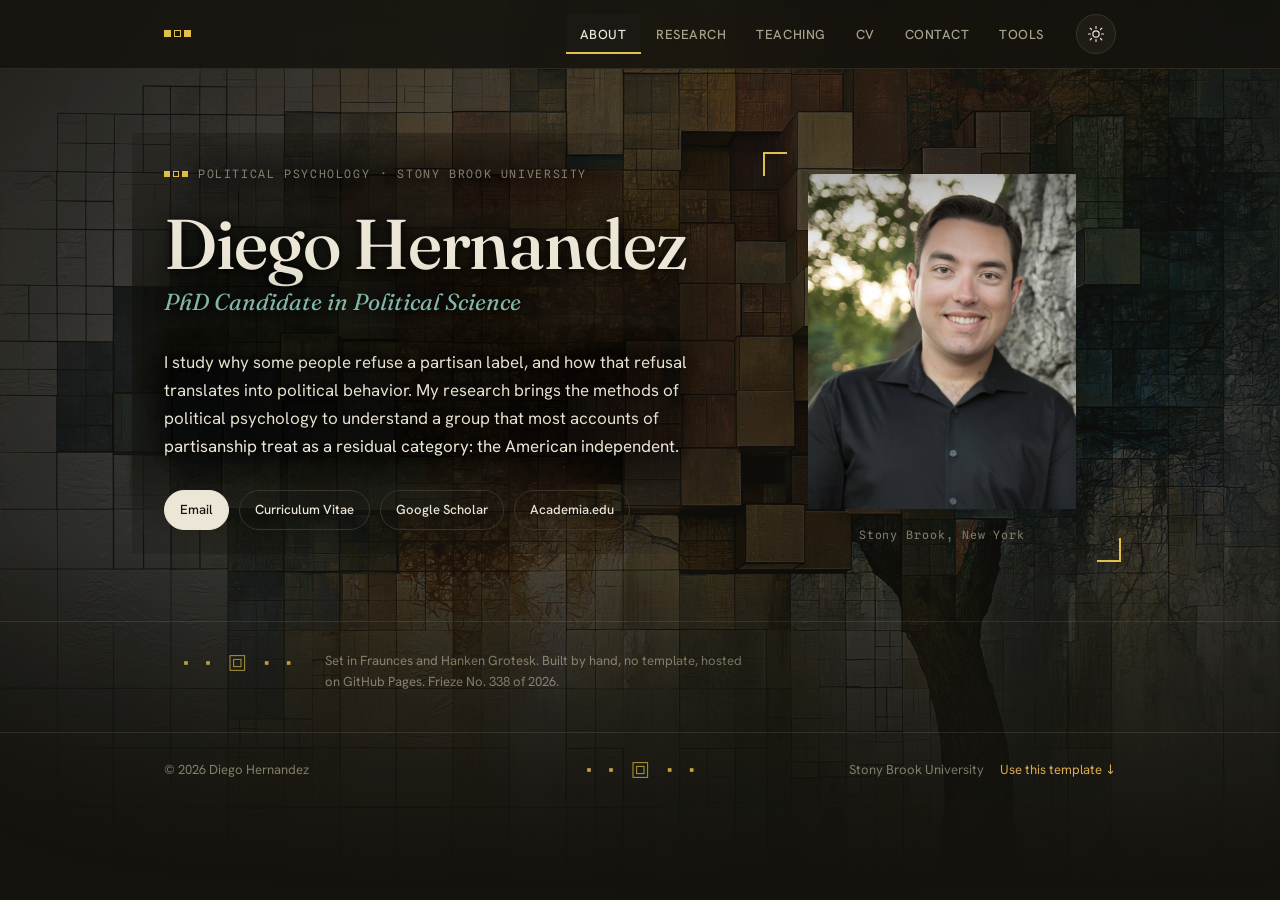
<file: index.html>
<!DOCTYPE html>
<html lang="en" data-theme="dark">
<head>
<script>document.documentElement.classList.add('js');</script>
<meta charset="UTF-8" />
<meta name="viewport" content="width=device-width, initial-scale=1.0" />
<title>Diego Hernandez · Political Psychology</title>
<meta name="description" content="Diego Hernandez, PhD candidate in political psychology at Stony Brook University. Research on political independence, partisanship, and political reasoning." />
<meta name="google-site-verification" content="1-z5oQQ8nnlKdbeGbrlkcxiU2UZann_Fm3Ku2AikN4g" />

<link rel="preload" href="data/content.json" as="fetch" crossorigin="anonymous" />
<link rel="icon" type="image/svg+xml" href="favicon.svg" />
<link rel="apple-touch-icon" href="favicon.svg" />

<!-- Social share card -->
<meta property="og:type" content="website" />
<meta property="og:title" content="Diego Hernandez · Political Psychology" />
<meta property="og:description" content="PhD candidate in political science at Stony Brook University. Research on political independence, partisanship, and political reasoning." />
<meta property="og:url" content="https://diegohernandezpolpsych.github.io" />
<meta property="og:image" content="https://diegohernandezpolpsych.github.io/og-image.png" />
<meta property="og:image:width" content="1200" />
<meta property="og:image:height" content="630" />
<meta name="twitter:card" content="summary_large_image" />
<meta name="twitter:title" content="Diego Hernandez · Political Psychology" />
<meta name="twitter:description" content="PhD candidate in political science at Stony Brook University. Research on political independence, partisanship, and political reasoning." />
<meta name="twitter:image" content="https://diegohernandezpolpsych.github.io/og-image.png" />

<!-- Structured data: helps search engines and citation tools parse this as a scholar's page -->
<script type="application/ld+json">
{
  "@context": "https://schema.org",
  "@type": "Person",
  "name": "Diego Hernandez",
  "jobTitle": "PhD Candidate in Political Science",
  "affiliation": { "@type": "CollegeOrUniversity", "name": "Stony Brook University" },
  "url": "https://diegohernandezpolpsych.github.io",
  "sameAs": [
    "https://sbsuny.academia.edu/DiegoHernandez",
    "https://www.linkedin.com/in/diego-hernandez-220b821ba/",
    "https://x.com/DTHernandez1",
    "https://github.com/DiegoHernandezPolPsych"
  ]
}
</script>

<!-- Highwire Press (citation_*) tags intentionally omitted until the
     dissertation paper has a final title and PDF — Google Scholar
     indexes placeholder titles otherwise. -->

<!-- ============================================================
     Set theme before paint to avoid a light/dark flash on load.
     localStorage is wrapped so the page never errors in a sandbox.
============================================================ -->
<script>
  (function () {
    try {
      var saved = localStorage.getItem("theme");
      if (saved === "light" || saved === "dark") {
        document.documentElement.setAttribute("data-theme", saved);
        return;
      }
    } catch (e) {}
    var prefersDark = window.matchMedia && window.matchMedia("(prefers-color-scheme: dark)").matches;
    document.documentElement.setAttribute("data-theme", prefersDark ? "dark" : "dark"); // dark by default
  })();
</script>

<!-- ============================================================
     Apply this visit's About painting before paint. The choice
     was pre-computed and cached at the end of the PREVIOUS load
     (see the cycling script near the closing </body>), so every
     reload or return visit shows the next painting with no flash.
     First-ever visit has no cache yet and falls through to the
     CSS default (the founding painting). Values are written only
     by this site's own script, but sanitize anyway.
============================================================ -->
<script>
  (function () {
    try {
      var next = JSON.parse(localStorage.getItem("paintingCache") || "null");
      if (!next || typeof next.image !== "string") return;
      if (!/^images\/[\w\-./]+$/.test(next.image)) return;
      var s = document.documentElement.style;
      s.setProperty("--about-art", 'url("' + next.image + '")');
      if (typeof next.pos === "string" && /^[\w\s%\-]+$/.test(next.pos)) s.setProperty("--about-pos", next.pos);
      if (isFinite(next.opDark))  s.setProperty("--about-op-dark",  String(Math.min(1, Math.max(0, +next.opDark))));
      if (isFinite(next.opLight)) s.setProperty("--about-op-light", String(Math.min(1, Math.max(0, +next.opLight))));
    } catch (e) {}
  })();
</script>

<link rel="preconnect" href="https://fonts.googleapis.com" />
<link rel="preconnect" href="https://fonts.gstatic.com" crossorigin />
<link href="https://fonts.googleapis.com/css2?family=Fraunces:ital,opsz,wght@0,9..144,400;0,9..144,500;0,9..144,600;1,9..144,400&family=Hanken+Grotesk:wght@400;500;600;700&family=Spline+Sans+Mono:wght@400;500&display=swap" rel="stylesheet" />
<link rel="stylesheet" href="tokens.css" />

<style>
/* =========================================================
   TOKENS — fonts, palette (both themes), ease, and the motion
   scale live in the shared tokens.css; only page-specific
   layout tokens stay here.
========================================================= */
:root {
  --maxw: 1080px;
  --gutter: clamp(20px, 5vw, 64px);
  --radius: 3px;

  /* type scale — named steps, relative to the 16px root */
  --text-3xs: .68rem;
  --text-2xs: .72rem;
  --text-xs:  .74rem;
  --text-sm:  .82rem;
  --text-base: .96rem;
  --text-md:  1.05rem;
  --text-lg:  1.2rem;
  --text-xl:  1.4rem;
}

/* per-section accent, switched by the active tab (set in JS) */
:root { --section: var(--gold); }
:root[data-section="research"] { --section: var(--teal); }
:root[data-section="teaching"] { --section: var(--rose); }
:root[data-section="cv"]       { --section: var(--lapis); }
:root[data-section="contact"]  { --section: var(--plum); }

* { box-sizing: border-box; }

html { scroll-behavior: smooth; }
/* clip, not hidden: no horizontal scroll can ever leak, but
   position: sticky and programmatic scrolling keep working */
html, body { overflow-x: clip; }

body {
  margin: 0;
  background: var(--bg);
  color: var(--ink);
  font-family: var(--font-body);
  font-size: 17px;
  line-height: 1.65;
  -webkit-font-smoothing: antialiased;
  -moz-osx-font-smoothing: grayscale;
  font-synthesis: none;
  text-rendering: optimizeLegibility;
  transition: background .4s var(--ease), color .4s var(--ease);
}

a { color: var(--accent); text-decoration: none; }

::selection { background: var(--gold); color: #14130e; }

:focus-visible {
  outline: 2px solid var(--accent);
  outline-offset: 3px;
  border-radius: 2px;
}
[role="tabpanel"]:focus-visible { outline: none; }

/* =========================================================
   SIGNATURE MARK — three squares (Wiener Werkstätte module)
========================================================= */
.triad { display: inline-flex; gap: 3px; align-items: center; }
.triad span {
  width: 6px; height: 6px;
  background: var(--gold);
  display: block;
}
.triad span:nth-child(2) { background: transparent; border: 1px solid var(--gold); }
.eyebrow .triad span { background: var(--section); }
.eyebrow .triad span:nth-child(2) { background: transparent; border-color: var(--section); }

/* =========================================================
   HEADER / NAV
========================================================= */
.site-header {
  position: sticky; top: 0; z-index: 50;
  background: color-mix(in srgb, var(--bg) 86%, transparent);
  backdrop-filter: saturate(140%) blur(10px);
  border-bottom: 1px solid var(--line);
}
.header-inner {
  max-width: var(--maxw);
  margin: 0 auto;
  padding: 14px var(--gutter);
  display: flex;
  align-items: center;
  gap: 18px;
}
.brand {
  display: inline-flex; align-items: center; gap: 11px;
  color: var(--ink); font-weight: 600;
  font-family: var(--font-display);
  font-size: var(--text-md); letter-spacing: .2px;
  white-space: nowrap;
}
.brand .triad span { width: 7px; height: 7px; }
/* name fades out on About since the h1 already shows it */
.brand-name { transition: opacity .5s ease; }
:root[data-section="about"] .brand-name { opacity: 0; pointer-events: none; }

.tabs {
  position: relative;
  display: flex; gap: 2px; margin-left: auto;
  overflow-x: auto; scrollbar-width: none;
  -webkit-overflow-scrolling: touch;
}
/* fade hint on the right edge, only when there actually is more —
   .is-scrollable is toggled by JS from scrollWidth vs clientWidth */
.tabs.is-scrollable {
  -webkit-mask-image: linear-gradient(to right, black calc(100% - 32px), transparent 100%);
  mask-image: linear-gradient(to right, black calc(100% - 32px), transparent 100%);
}
.tabs::-webkit-scrollbar { display: none; }
.tab {
  appearance: none; border: 0; background: transparent;
  font-family: var(--font-body); font-size: var(--text-sm); font-weight: 500;
  letter-spacing: .04em; text-transform: uppercase;
  color: var(--muted); cursor: pointer;
  padding: 9px 14px; min-height: 40px;
  display: inline-flex; align-items: center; justify-content: center;
  border-radius: var(--radius);
  white-space: nowrap;
  transition: color .2s var(--ease), background .2s var(--ease), transform .15s var(--ease);
}
.tab:hover { color: var(--ink); }
.tab:active { transform: scale(0.96); }
.tab[aria-selected="true"] {
  color: var(--ink);
  background: var(--bg-tint);
}

/* sliding active-tab underline (transitions.dev tabs-sliding):
   JS writes the selected tab's offsetLeft/offsetWidth onto it,
   CSS owns the tween. Replaces the old inset box-shadow. */
.tab-indicator {
  position: absolute;
  bottom: 0; left: 0;
  height: 2px; width: 0;
  background: var(--section);
  transform: translateX(0);
  transition:
    transform var(--tabs-dur) var(--tabs-ease),
    width     var(--tabs-dur) var(--tabs-ease),
    background .2s var(--ease);
  will-change: transform, width;
  pointer-events: none;
}
/* during a tab view transition the root cross-fade would hide the
   slide; naming the indicator lets the browser morph it instead */
html.tab-vt .tab-indicator { view-transition-name: tab-indicator; }

.theme-toggle {
  position: relative;
  flex: none;
  width: 40px; height: 40px;
  display: grid; place-items: center;
  border: 1px solid var(--line-strong);
  background: var(--surface);
  border-radius: 50%;
  color: var(--ink); cursor: pointer;
  transition: border-color .2s var(--ease), transform .2s var(--ease);
}
.theme-toggle:hover { border-color: var(--gold); transform: rotate(-12deg); }
.theme-toggle:active { transform: rotate(-12deg) scale(0.96); }
.theme-toggle svg {
  position: absolute; top: 50%; left: 50%;
  width: 18px; height: 18px;
  opacity: 0; filter: blur(var(--blur-small));
  transform: translate(-50%, -50%) scale(0.25);
  transition: opacity var(--duration-fast) var(--ease-in-out), transform var(--duration-fast) var(--ease-in-out), filter var(--duration-fast) var(--ease-in-out);
}
.theme-toggle .icon-moon { opacity: 1; filter: blur(0); transform: translate(-50%, -50%) scale(1); }
:root[data-theme="dark"] .theme-toggle .icon-sun { opacity: 1; filter: blur(0); transform: translate(-50%, -50%) scale(1); }
:root[data-theme="dark"] .theme-toggle .icon-moon { opacity: 0; filter: blur(var(--blur-small)); transform: translate(-50%, -50%) scale(0.25); }

/* =========================================================
   LAYOUT / PANELS
========================================================= */
main { max-width: var(--maxw); margin: 0 auto; padding: 0 var(--gutter); }

/* Inactive panels are fully hidden: display:none here plus the
   `hidden` attribute toggled by the tab script. The active panel
   gets .is-active (display:block + entrance fade). */
.panel { display: none; padding: clamp(40px, 7vw, 88px) 0 64px; }
.panel.is-active { display: block; animation: fade var(--duration-slow) var(--ease) both; }
@keyframes fade {
  from { opacity: 0; transform: translateY(var(--distance-base)); }
  to   { opacity: 1; transform: none; }
}

/* repeated list items stagger in rather than fading as one block with
   the panel — 40ms steps keep the six-item total under 300ms */
.cards .card, .cv-list li, .contact-list li {
  animation: item-in var(--duration-very-slow) var(--ease) both;
}
@keyframes item-in {
  from { opacity: 0; transform: translateY(var(--distance-base)); }
  to   { opacity: 1; transform: none; }
}
.cards .card:nth-child(1), .cv-list li:nth-child(1), .contact-list li:nth-child(1) { animation-delay: calc(var(--duration-stagger) * 1); }
.cards .card:nth-child(2), .cv-list li:nth-child(2), .contact-list li:nth-child(2) { animation-delay: calc(var(--duration-stagger) * 2); }
.cards .card:nth-child(3), .cv-list li:nth-child(3), .contact-list li:nth-child(3) { animation-delay: calc(var(--duration-stagger) * 3); }
.cards .card:nth-child(4), .cv-list li:nth-child(4), .contact-list li:nth-child(4) { animation-delay: calc(var(--duration-stagger) * 4); }
.cards .card:nth-child(5), .cv-list li:nth-child(5), .contact-list li:nth-child(5) { animation-delay: calc(var(--duration-stagger) * 5); }
.cards .card:nth-child(n+6), .cv-list li:nth-child(n+6), .contact-list li:nth-child(n+6) { animation-delay: calc(var(--duration-stagger) * 6); }
/* view-transition-driven tab changes already cross-fade the whole document; drop the per-item animation so it doesn't double up */
html.vt-on .cards .card, html.vt-on .cv-list li, html.vt-on .contact-list li { animation: none; }

.eyebrow {
  display: inline-flex; align-items: center; gap: 10px;
  font-family: var(--font-mono);
  font-size: var(--text-2xs); letter-spacing: .14em; text-transform: uppercase;
  color: var(--faint); margin: 0 0 18px;
}

/* =========================================================
   ABOUT / HERO
========================================================= */
.hero { display: grid; grid-template-columns: 1.55fr 1fr; gap: clamp(28px, 5vw, 64px); align-items: start; }
.hero-name {
  font-family: var(--font-display);
  font-weight: 500;
  font-size: clamp(2.6rem, 6.5vw, 4.4rem);
  line-height: 1.02;
  letter-spacing: -0.015em;
  margin: 6px 0 4px;
  text-wrap: balance;
}
.hero-role {
  font-family: var(--font-display);
  font-style: italic; font-weight: 400;
  font-size: clamp(1.1rem, 2.6vw, 1.45rem);
  color: var(--teal);
  margin: 0 0 26px;
}
.hero-bio p { margin: 0 0 16px; max-width: 56ch; color: var(--ink); }
.hero-bio p .lead { color: var(--ink); }

/* dark mode: dark text shadow + dark scrim */
:root[data-theme="dark"] .hero-bio p,
:root[data-theme="dark"] .hero-name,
:root[data-theme="dark"] .hero-role,
:root[data-theme="dark"] .eyebrow {
  text-shadow: 0 1px 12px rgba(0,0,0,0.9), 0 0 40px rgba(0,0,0,0.7);
}

/* light mode: soft white shadow so dark ink stays readable over warm image tones */
:root[data-theme="light"] .hero-bio p,
:root[data-theme="light"] .hero-name,
:root[data-theme="light"] .hero-role,
:root[data-theme="light"] .eyebrow {
  text-shadow: 0 1px 8px rgba(255,255,255,0.95), 0 0 30px rgba(255,255,255,0.8);
}

.links-row {
  display: flex; flex-wrap: wrap; gap: 10px;
  margin-top: 30px;
}
.pill {
  display: inline-flex; align-items: center; gap: 7px;
  font-size: var(--text-sm); font-weight: 500;
  padding: 8px 15px; min-height: 40px;
  border: 1px solid var(--line-strong);
  border-radius: 100px;
  color: var(--ink);
  transition: border-color .2s var(--ease), background .2s var(--ease), color .2s var(--ease), transform .15s var(--ease);
}
.pill:hover { border-color: var(--gold); background: var(--bg-tint); color: var(--accent-strong); }
.pill:active { transform: scale(0.96); }
.pill.is-primary { background: var(--ink); color: var(--bg); border-color: var(--ink); }
.pill.is-primary:hover { background: var(--accent-strong); border-color: var(--accent-strong); color: #fff; }

/* portrait with secessionist frame */
.portrait-wrap { position: relative; align-self: start; }
.portrait {
  position: relative;
  aspect-ratio: 4 / 5;
  background: linear-gradient(150deg, var(--bg-tint), color-mix(in srgb, var(--teal) 14%, var(--bg-tint)));
  border: none;
  display: grid; place-items: center;
  overflow: hidden;
}
.portrait img { width: 100%; height: 100%; object-fit: cover; object-position: center top; display: block; }
.portrait-wrap::before,
.portrait-wrap::after {
  content: ""; position: absolute; width: 22px; height: 22px;
  border: 2px solid var(--gold);
}
.portrait-wrap::before { top: -5px; left: -5px; border-right: 0; border-bottom: 0; }
.portrait-wrap::after { bottom: -5px; right: -5px; border-left: 0; border-top: 0; }
.portrait-caption {
  margin-top: 16px;
  font-family: var(--font-mono); font-size: var(--text-2xs); letter-spacing: .08em;
  color: var(--faint); text-align: center;
}

/* dark-mode scrim behind the hero text column */
.hero-text { position: relative; }
:root[data-theme="dark"] .hero-text::before {
  content: "";
  position: absolute;
  inset: -24px -32px;
  background: radial-gradient(ellipse at 40% 50%, rgba(20,19,14,0.72) 40%, transparent 100%);
  z-index: -1;
  pointer-events: none;
}

/* light-mode scrim: soft warm-white halo behind the text column */
:root[data-theme="light"] .hero-text::before {
  content: "";
  position: absolute;
  inset: -24px -32px;
  background: radial-gradient(ellipse at 40% 50%, rgba(250,248,243,0.72) 35%, transparent 100%);
  z-index: -1;
  pointer-events: none;
}

/* =========================================================
   SECTION HEADINGS + PROSE
========================================================= */
.section-title {
  font-family: var(--font-display);
  font-weight: 500;
  font-size: clamp(1.9rem, 4vw, 2.6rem);
  line-height: 1.1; letter-spacing: -0.01em;
  margin: 0 0 8px;
  text-wrap: balance;
}
.lede {
  font-size: var(--text-lg); line-height: 1.55; color: var(--ink);
  max-width: 62ch; margin: 0 0 36px;
  text-wrap: pretty;
}
.lede em { font-family: var(--font-display); font-style: italic; color: var(--teal); }

.data-tag {
  display: inline-flex; align-items: center; gap: 8px;
  font-family: var(--font-mono); font-size: var(--text-sm); letter-spacing: .05em;
  color: var(--muted);
  padding: 6px 12px; border: 1px solid var(--line);
  border-radius: var(--radius); background: var(--bg-tint);
  margin-bottom: 36px;
}
.data-tag b { color: var(--accent-strong); font-weight: 500; }

/* =========================================================
   CARDS (research / teaching)
========================================================= */
.cards { display: grid; gap: 1px; background: var(--line); border: 1px solid var(--line); border-radius: var(--radius); overflow: hidden; }
.card {
  background: var(--surface);
  padding: 24px clamp(20px, 3vw, 30px);
  display: grid; grid-template-columns: auto 1fr; gap: 22px;
  transition: background .2s var(--ease);
}
.card:hover { background: var(--bg-tint); }
.card-index {
  font-family: var(--font-mono); font-size: var(--text-sm);
  color: var(--accent-strong); padding-top: 4px;
}
.card h3 {
  font-family: var(--font-display); font-weight: 500;
  font-size: var(--text-lg); line-height: 1.3; margin: 0 0 6px;
}
.card .meta {
  font-family: var(--font-mono); font-size: var(--text-xs); letter-spacing: .04em;
  text-transform: uppercase; color: var(--faint); margin: 0 0 10px;
}
.card .meta a {
  color: inherit;
  border-bottom: 1px solid color-mix(in srgb, var(--accent) 40%, transparent);
  padding-bottom: 1px;
}
.card .meta a:hover { color: var(--accent); border-bottom-color: var(--accent); }
.card p { margin: 0 0 12px; color: var(--muted); font-size: var(--text-base); line-height: 1.55; text-wrap: pretty; }
.card .card-links { display: flex; flex-wrap: wrap; gap: 8px 18px; margin-top: 14px; }
.card .card-links a, .card .card-links button {
  appearance: none; background: transparent; border: 0; cursor: pointer;
  font: inherit; font-size: var(--text-sm); font-weight: 500; color: var(--ink);
  border-bottom: 1px solid color-mix(in srgb, var(--accent) 40%, transparent);
  padding: 0 0 1px;
}
.card .card-links a:hover, .card .card-links button:hover { border-bottom-color: var(--accent); }
.card .card-links button[data-term-link="syllabus"] {
  color: var(--faint); border-bottom-style: dashed;
}
.card .card-links button[data-term-link="syllabus"]:hover { color: var(--muted); }
.cite-btn {
  appearance: none; margin-top: 12px; position: relative;
  font-family: var(--font-mono); font-size: var(--text-xs); letter-spacing: .03em;
  color: var(--faint); background: transparent;
  border: 1px solid var(--line-strong); border-radius: 100px;
  padding: 5px 12px; cursor: pointer;
  transition: color .2s var(--ease), border-color .2s var(--ease), transform .15s var(--ease);
}
.cite-btn::after {
  content: ""; position: absolute; top: 50%; left: 50%;
  transform: translate(-50%, -50%);
  width: max(100%, 40px); height: max(100%, 40px);
}
.cite-btn:hover { color: var(--section); border-color: var(--section); }
.cite-btn:active { transform: scale(0.96); }

/* text states swap (transitions.dev) — "Copy citation" ↔ "Copied"
   swaps in place: old label exits up with blur, new one enters
   from below. The span inside .cite-btn carries the classes. */
.t-text-swap {
  display: inline-block;
  transform: translateY(0);
  filter: blur(0);
  opacity: 1;
  transition:
    transform var(--text-swap-dur) var(--text-swap-ease),
    filter    var(--text-swap-dur) var(--text-swap-ease),
    opacity   var(--text-swap-dur) var(--text-swap-ease);
  will-change: transform, filter, opacity;
}
.t-text-swap.is-exit {
  transform: translateY(calc(var(--text-swap-translate-y) * -1));
  filter: blur(var(--text-swap-blur));
  opacity: 0;
}
.t-text-swap.is-enter-start {
  transform: translateY(var(--text-swap-translate-y));
  filter: blur(var(--text-swap-blur));
  opacity: 0;
  transition: none;
}

/* =========================================================
   TERM SELECT — dropdown on the POL309 teaching card (transitions.dev
   modal open/close idiom: scale + blur in from the trigger; a sliding
   pill, same technique as .tab-indicator, tracks the selected option)
========================================================= */
.term-select { position: relative; display: inline-block; flex: none; margin: 4px 0; }

/* card-head: title/meta on the left, term dropdown on the right — wraps
   (dropdown folds under) only once there isn't room to sit side by side */
.card-head { display: flex; flex-wrap: wrap; align-items: flex-start; justify-content: space-between; gap: 6px 20px; }
.card-head-title { min-width: 0; }
.card-head-title h3, .card-head-title .meta { margin: 0; }
.card-head-title h3 { margin-bottom: 6px; }
.term-select-trigger {
  appearance: none; cursor: pointer;
  display: inline-flex; align-items: center; gap: 10px;
  background: var(--surface); color: var(--ink);
  border: 1px solid var(--line-strong); border-radius: 100px;
  padding: 8px 14px 8px 16px; min-height: 40px;
  transition: border-color .2s var(--ease), background .2s var(--ease);
}
.term-select-trigger:hover { border-color: var(--section); }
.term-select-eyebrow {
  font-family: var(--font-mono); font-size: var(--text-2xs); letter-spacing: .1em;
  text-transform: uppercase; color: var(--faint);
}
.term-select-label { font-family: var(--font-body); font-size: var(--text-sm); font-weight: 600; }
.term-select-chevron { display: inline-flex; width: 12px; height: 12px; transition: transform var(--acc-chevron) var(--acc-ease); }
.term-select-chevron svg { width: 100%; height: 100%; display: block; }
.term-select-chevron path { fill: none; stroke: var(--faint); stroke-width: 1.6; stroke-linecap: round; stroke-linejoin: round; }
.term-select[data-open="true"] .term-select-chevron { transform: rotate(180deg); }

.term-select-panel {
  /* fixed, not absolute: .cards clips overflow for its rounded corners,
     which would otherwise chop this panel off at the card edge; JS sets
     top/left from the trigger's viewport rect each time it opens */
  position: fixed; z-index: 50;
  min-width: 216px; max-width: 88vw;
  background: var(--surface); border: 1px solid var(--line-strong); border-radius: var(--radius);
  box-shadow: var(--shadow);
  padding: 6px; display: flex; flex-direction: column; gap: 1px;
  transform-origin: top left;
  opacity: 0; visibility: hidden; pointer-events: none;
  transform: scale(var(--modal-scale-close)) translateY(-4px);
  filter: blur(var(--blur-small));
  transition:
    opacity var(--modal-close-dur) var(--modal-ease),
    transform var(--modal-close-dur) var(--modal-ease),
    filter var(--modal-close-dur) var(--modal-ease),
    visibility 0s linear var(--modal-close-dur);
}
.term-select[data-open="true"] .term-select-panel {
  opacity: 1; visibility: visible; pointer-events: auto;
  transform: scale(1) translateY(0);
  filter: blur(0);
  transition:
    opacity var(--modal-open-dur) var(--modal-ease),
    transform var(--modal-open-dur) var(--modal-ease),
    filter var(--modal-open-dur) var(--modal-ease),
    visibility 0s linear 0s;
}
.term-select-pill {
  position: absolute; left: 6px; right: 6px; top: 0; height: 0;
  background: var(--bg-tint); border-radius: calc(var(--radius) - 3px);
  transition: transform var(--tabs-dur) var(--tabs-ease), height var(--tabs-dur) var(--tabs-ease);
  z-index: 0;
}
.term-select-option {
  position: relative; z-index: 1;
  appearance: none; border: 0; background: transparent; cursor: pointer;
  width: 100%; text-align: left;
  display: flex; align-items: center; justify-content: space-between; gap: 12px;
  font-family: var(--font-body); font-size: var(--text-sm); font-weight: 500;
  color: var(--muted); padding: 9px 12px; border-radius: calc(var(--radius) - 3px);
  transition: color .15s var(--ease);
}
.term-select-option:hover { color: var(--ink); }
.term-select-option[aria-selected="true"] { color: var(--ink); font-weight: 600; }
.term-select-tag {
  font-family: var(--font-mono); font-size: 10px; letter-spacing: .06em; text-transform: uppercase;
  color: var(--section); border: 1px solid color-mix(in srgb, var(--section) 45%, transparent);
  border-radius: 100px; padding: 2px 7px; flex: none;
}

.term-notice {
  margin: 14px 0 0; padding: 12px 14px;
  border: 1px solid var(--line-strong); background: var(--bg-tint); border-radius: var(--radius);
  font-size: var(--text-sm); color: var(--muted); max-width: 56ch;
}
.term-notice a { color: var(--accent); border-bottom: 1px solid color-mix(in srgb, var(--accent) 40%, transparent); }
.term-notice a:hover { border-bottom-color: var(--accent); }

@media (prefers-reduced-motion: reduce) {
  .term-select-panel, .term-select-pill, .term-select-chevron { transition: none !important; }
}

.colophon { border-top: 1px solid var(--line); }
.colophon-inner {
  max-width: var(--maxw); margin: 0 auto;
  padding: 28px var(--gutter) 0;
  display: flex; align-items: flex-start; gap: 14px;
}
.colophon-inner .triad { flex: none; margin-top: 4px; opacity: .7; }
/* daily frieze medallion, replaces the triad marks when JS runs */
.frieze-mark { display: inline-flex; align-items: center; }
.frieze-mark svg { display: block; height: 22px; width: auto; max-width: 40vw; }
.colophon-inner .frieze-mark { flex: none; margin-top: 2px; opacity: .8; }
.footer-inner .frieze-mark { opacity: .85; }
.colophon-inner p {
  margin: 0; max-width: 62ch;
  font-size: var(--text-sm); line-height: 1.6; color: var(--faint);
}

/* =========================================================
   ABOUT BACKGROUND — artwork bleeds full viewport, vignette
   fades it at the edges so it reads as embedded texture
========================================================= */
#about { position: relative; isolation: isolate; }
.about-bg {
  position: fixed; inset: 0; z-index: -1;
  background-image: var(--about-art, url('images/about-bg.jpg'));
  background-position: var(--about-pos, center 15%);
  background-size: 100% auto;
  background-repeat: no-repeat;
  opacity: 0;
  filter: saturate(1.1);
  pointer-events: none;
  transition: opacity 0.3s ease;
  view-transition-name: none;
  -webkit-mask-image: radial-gradient(ellipse 85% 80% at 60% 40%, black 30%, transparent 100%),
                      linear-gradient(to bottom, black 60%, transparent 100%);
  -webkit-mask-composite: destination-in;
  mask-image: radial-gradient(ellipse 85% 80% at 60% 40%, black 30%, transparent 100%),
              linear-gradient(to bottom, black 60%, transparent 100%);
  mask-composite: intersect;
}
.about-bg.visible { opacity: var(--about-op-light, 0.62); }
:root[data-theme="dark"] .about-bg { filter: saturate(1.0) brightness(0.85); }
:root[data-theme="dark"] .about-bg.visible { opacity: var(--about-op-dark, 0.35); }

/* corner brackets drift slightly with scroll, set via JS custom property */
.portrait-wrap::before,
.portrait-wrap::after {
  transform: translate(calc(var(--parallax, 0) * -1px), calc(var(--parallax, 0) * -1px));
  transition: transform .05s linear;
}
.portrait-wrap::after {
  transform: translate(calc(var(--parallax, 0) * 1px), calc(var(--parallax, 0) * 1px));
}
.status {
  display: inline-block; font-family: var(--font-mono);
  font-size: var(--text-3xs); letter-spacing: .08em; text-transform: uppercase;
  color: var(--section); border: 1px solid color-mix(in srgb, var(--section) 40%, var(--line));
  border-radius: 100px; padding: 2px 9px; margin-left: 8px; vertical-align: 2px;
}

/* =========================================================
   CV
========================================================= */
.cv-grid { display: grid; grid-template-columns: 1fr 1fr; gap: 40px; margin-top: 8px; }
.cv-list { list-style: none; padding: 0; margin: 0; }
.cv-list li {
  display: grid; grid-template-columns: 76px 1fr; gap: 18px;
  padding: 16px 0; border-top: 1px solid var(--line);
}
.cv-list li:first-child { border-top: 0; }
.cv-year { font-family: var(--font-mono); font-size: var(--text-sm); color: var(--accent-strong); padding-top: 2px; }
.cv-year:empty, .cv-year-dot { visibility: hidden; }
.cv-item b { font-weight: 600; font-family: var(--font-display); font-size: var(--text-md); }
.cv-item span { display: block; color: var(--muted); font-size: var(--text-base); }
.cv-sub-title {
  font-family: var(--font-mono); font-size: var(--text-xs); letter-spacing: .1em;
  text-transform: uppercase; color: var(--faint); margin: 0 0 8px;
}

/* =========================================================
   CONTACT
========================================================= */
.contact-grid { display: grid; grid-template-columns: 1fr 1fr; gap: 48px; align-items: start; }
.contact-list { list-style: none; padding: 0; margin: 0; }
.contact-list li { padding: 14px 0; border-top: 1px solid var(--line); }
.contact-list li:first-child { border-top: 0; }
.contact-list .label {
  font-family: var(--font-mono); font-size: var(--text-2xs); letter-spacing: .1em;
  text-transform: uppercase; color: var(--faint); display: block; margin-bottom: 3px;
}
.contact-list a, .contact-list span.value { font-size: var(--text-base); color: var(--ink); }
.contact-list a:hover { color: var(--accent); }

/* =========================================================
   CONTACT · QR quick-connect
   Pick a destination, scan the code or click the link under it.
   The inner code panel stays white in both themes so it always
   scans; only the surrounding card follows the palette.
========================================================= */
.qr-card {
  width: min(100%, 22rem);
  margin: 44px auto 0;
  padding: clamp(16px, 3.5vw, 22px);
  background: var(--surface);
  border: 1px solid var(--line);
  border-radius: var(--radius);
  box-shadow: var(--shadow);
}
.qr-card-head {
  display: flex; flex-wrap: wrap; align-items: center; justify-content: space-between;
  gap: 10px 14px; margin-bottom: 16px;
}
.qr-card-head .label {
  font-family: var(--font-mono); font-size: var(--text-2xs); letter-spacing: .1em;
  text-transform: uppercase; color: var(--faint); margin: 0;
}
.qr-select-wrap { position: relative; display: inline-flex; }
.qr-select {
  appearance: none; -webkit-appearance: none;
  font-family: var(--font-body); font-size: var(--text-sm); font-weight: 600;
  color: var(--ink); background: var(--bg-tint);
  border: 1px solid var(--line-strong); border-radius: var(--radius);
  padding: 8px 34px 8px 12px; min-height: 40px; cursor: pointer;
  transition: border-color .2s var(--ease);
}
.qr-select:hover { border-color: var(--plum); }
.qr-select:focus-visible { outline: 2px solid var(--accent); outline-offset: 2px; }
.qr-select-chevron {
  position: absolute; right: 12px; top: 50%; transform: translateY(-50%);
  width: 12px; height: 12px; pointer-events: none;
}
.qr-select-chevron svg { width: 100%; height: 100%; display: block; }
.qr-select-chevron path {
  fill: none; stroke: var(--faint); stroke-width: 1.6;
  stroke-linecap: round; stroke-linejoin: round;
}
.qr-code {
  background: #fff;
  border: 1px solid var(--line);
  border-radius: var(--radius);
  padding: clamp(12px, 4vw, 18px);
  line-height: 0;
}
.qr-code svg { width: 100%; height: auto; display: block; }
.qr-dest {
  display: block; margin-top: 12px;
  font-family: var(--font-mono); font-size: var(--text-2xs);
  letter-spacing: .02em; color: var(--muted); word-break: break-all;
  transition: color .2s var(--ease);
}
.qr-dest:hover { color: var(--accent); }
@media (max-width: 560px) {
  .qr-card { width: 100%; }
}

/* =========================================================
   FOOTER
========================================================= */
/* CV Builder iframe */
.tools-sub {
  font-family: var(--font-display); font-weight: 500; font-size: var(--text-xl);
  color: var(--ink); margin: 28px 0 6px; letter-spacing: -.01em;
}
.tools-note {
  font-family: var(--font-mono); font-size: var(--text-xs); letter-spacing: .06em;
  text-transform: uppercase; color: var(--ink); margin: 0 0 14px;
  opacity: 0.7;
}
/* no backdrop pseudo-element — text shadows handle legibility */
.cv-builder-wrap {
  width: 100%; border: 1px solid var(--line);
  border-radius: var(--radius); overflow: hidden;
  height: calc(100vh - 180px); min-height: 600px;
}
.cv-builder-wrap iframe {
  width: 100%; height: 100%; border: 0; display: block;
}

/* CV Builder tab background */
#tools {
  position: relative;
  isolation: isolate;
}
#tools::before {
  content: "";
  position: fixed; inset: 0; z-index: -1;
  background: url('images/cv-builder-bg.jpg') center center / cover no-repeat;
  opacity: 1;
  pointer-events: none;
}
/* strong scrim behind all text above the iframe */
#tools .eyebrow,
#tools .section-title,
#tools .lede,
#tools .tools-sub,
#tools .tools-note {
  text-shadow:
    0 0 8px rgba(255,255,255,1),
    0 0 16px rgba(255,255,255,0.9),
    0 1px 2px rgba(255,255,255,1);
}
:root[data-theme="dark"] #tools .eyebrow,
:root[data-theme="dark"] #tools .section-title,
:root[data-theme="dark"] #tools .lede,
:root[data-theme="dark"] #tools .tools-sub,
:root[data-theme="dark"] #tools .tools-note {
  text-shadow:
    0 0 8px rgba(0,0,0,1),
    0 0 20px rgba(0,0,0,0.95),
    0 1px 3px rgba(0,0,0,1);
}

/* hide CMS-driven elements until content.json resolves — eliminates flash.
   Gated on html.js (added by the tiny inline script in <head>) so that if
   JavaScript never runs at all, this rule never applies and the static
   fallback content already in the HTML stays visible, rather than being
   hidden forever with no script around to reveal it. */
html.js:not(.cms-ready) [data-key],
html.js:not(.cms-ready) [data-html],
html.js:not(.cms-ready) [data-bio],
html.js:not(.cms-ready) [data-list],
html.js:not(.cms-ready) [data-email-href],
html.js:not(.cms-ready) [data-email-link] {
  visibility: hidden;
}

.site-footer {
  border-top: 1px solid var(--line);
  margin-top: 40px;
}
.footer-inner {
  max-width: var(--maxw); margin: 0 auto;
  padding: 26px var(--gutter);
  display: grid; grid-template-columns: 1fr auto 1fr;
  align-items: center; gap: 12px;
  font-size: var(--text-sm); color: var(--faint);
}
.footer-inner .frieze-mark { justify-self: center; }
.footer-right { display: flex; flex-wrap: wrap; gap: 16px; justify-self: end; }
.footer-inner .triad { opacity: .8; }
@media (max-width: 560px) {
  .footer-inner { grid-template-columns: 1fr 1fr; }
  .footer-inner .frieze-mark { grid-column: 1 / -1; order: -1; justify-self: center; }
}

/* =========================================================
   RESPONSIVE
========================================================= */
@media (max-width: 860px) {
  .hero { grid-template-columns: 1fr; }
  .portrait-wrap { max-width: 320px; margin-top: 8px; }
  .cv-grid, .contact-grid { grid-template-columns: 1fr; gap: 28px; }
}
@media (max-width: 560px) {
  /* smaller base font */
  body { font-size: 15px; }
  .header-inner { gap: 8px; }

  /* hide brand name — h1 has it */
  .brand span.brand-name { display: none; }

  /* tighter tabs: smaller text and padding; the .is-scrollable mask
     handles the scroll hint whenever all six no longer fit */
  .tab { font-size: var(--text-2xs); padding: 8px 9px; letter-spacing: .02em; min-height: 44px; }
}
@media (max-width: 560px) {

  /* truncate labels */
  .hide-mobile { display: none; }
  .pill .show-mobile,
  .show-mobile { display: inline; }

  /* hide colophon on mobile */
  .colophon { display: none; }

  /* card index inline rather than its own column */
  .card { grid-template-columns: 1fr; gap: 8px; }
  .card-index { padding-top: 0; }

  /* slightly smaller portrait */
  .portrait-wrap { max-width: 100%; }

  /* links row wraps tighter */
  .links-row { gap: 8px; }
  .pill { font-size: .8rem; padding: 7px 12px; }
}

/* default show-mobile to none on desktop */
.show-mobile { display: none; }

@media (prefers-reduced-motion: reduce) {
  html { scroll-behavior: auto !important; }
  *, *::before, *::after { animation: none !important; transition: none !important; }
  /* spatial motion collapses to a short opacity-only fade so a tab
     change still gives feedback without any movement */
  @keyframes fade-reduced { from { opacity: 0; } to { opacity: 1; } }
  .panel.is-active { animation: fade-reduced .15s ease both !important; }
}

/* =========================================================
   VIEW TRANSITIONS — circular wipe on theme, cross-fade on tabs
========================================================= */
@media (prefers-reduced-motion: no-preference) {
  /* default cross-fade still applies for normal browser navigations;
     for tab changes we shorten it, for theme we replace it entirely below */
  ::view-transition-group(root) { animation-duration: .42s; }

  /* THEME TOGGLE: old view holds still, new view reveals via expanding circle */
  ::view-transition-image-pair(root) { isolation: isolate; }
  html.theme-vt::view-transition-old(root) {
    animation: none;
    z-index: 1;
  }
  html.theme-vt::view-transition-new(root) {
    animation: vt-reveal var(--duration-very-slow) var(--ease);
    z-index: 2;
    mix-blend-mode: normal;
  }
  @keyframes vt-reveal {
    from { clip-path: circle(0% at var(--vt-x, 50%) var(--vt-y, 50%)); }
    to   { clip-path: circle(150% at var(--vt-x, 50%) var(--vt-y, 50%)); }
  }

  /* TAB CHANGE: simple, fast cross-fade, no circle */
  html.tab-vt::view-transition-old(root) { animation: vt-fade-out var(--duration-fast) var(--ease) both; }
  html.tab-vt::view-transition-new(root) { animation: vt-fade-in var(--duration-fast) var(--ease) both; }
  @keyframes vt-fade-out { to   { opacity: 0; } }
  @keyframes vt-fade-in  { from { opacity: 0; } }
}
/* when View Transitions drive the tab change, drop the per-panel keyframe so it doesn't double up */
html.vt-on .panel.is-active { animation: none; }

/* =========================================================
   PRINT — Cmd+P on the CV tab produces a clean one-page CV
========================================================= */
@media print {
  .site-header, .site-footer, .colophon, .cmdk-hint, #cmdk-overlay { display: none !important; }
  body { background: #fff; color: #111; font-size: 11pt; }
  main { max-width: 100%; padding: 0; }
  .panel { display: none !important; padding: 0 !important; }
  #cv.panel { display: block !important; }
  .eyebrow, .data-tag { display: none; }
  .section-title { font-size: 22pt; margin-bottom: 4pt; }
  .lede { display: none; }
  .links-row { display: none; }
  .cv-grid { grid-template-columns: 1fr 1fr; gap: 24pt; }
  .cv-sub-title { font-size: 9pt; color: #555; }
  .cv-list li { border-top: 1px solid #ccc; padding: 8pt 0; break-inside: avoid; }
  .cv-year { color: #555; }
  a { color: #111; text-decoration: none; }
  @page { margin: 0.6in; }
}
</style>
</head>

<body>

<!-- ============================================================ HEADER ============================================================ -->
<header class="site-header">
  <div class="header-inner">
    <a class="brand" href="#about" data-tab-link="about" aria-label="Diego Hernandez, home">
      <span class="triad" aria-hidden="true"><span></span><span></span><span></span></span>
      <span class="brand-name">Diego Hernandez</span>
    </a>

    <nav class="tabs" role="tablist" aria-label="Sections">
      <span class="tab-indicator" aria-hidden="true"></span>
      <button class="tab" role="tab" id="tab-about"    aria-controls="about"    aria-selected="true">About</button>
      <button class="tab" role="tab" id="tab-research" aria-controls="research" aria-selected="false" tabindex="-1">Research</button>
      <button class="tab" role="tab" id="tab-teaching" aria-controls="teaching" aria-selected="false" tabindex="-1">Teaching</button>
      <button class="tab" role="tab" id="tab-cv"       aria-controls="cv"       aria-selected="false" tabindex="-1">CV</button>
      <button class="tab" role="tab" id="tab-contact"  aria-controls="contact"  aria-selected="false" tabindex="-1">Contact</button>
      <button class="tab" role="tab" id="tab-tools"    aria-controls="tools"    aria-selected="false" tabindex="-1">Tools</button>
    </nav>

    <button class="theme-toggle" id="themeToggle" aria-label="Switch between light and dark theme">
      <svg class="icon-moon" viewBox="0 0 24 24" fill="none" stroke="currentColor" stroke-width="1.6" stroke-linecap="round" stroke-linejoin="round" aria-hidden="true"><path d="M21 12.8A9 9 0 1 1 11.2 3a7 7 0 0 0 9.8 9.8Z"/></svg>
      <svg class="icon-sun" viewBox="0 0 24 24" fill="none" stroke="currentColor" stroke-width="1.6" stroke-linecap="round" stroke-linejoin="round" aria-hidden="true"><circle cx="12" cy="12" r="4.2"/><path d="M12 2v2.5M12 19.5V22M4.2 4.2l1.8 1.8M18 18l1.8 1.8M2 12h2.5M19.5 12H22M4.2 19.8 6 18M18 6l1.8-1.8"/></svg>
    </button>
  </div>
</header>

<main>

  <!-- ============================== ABOUT ============================== -->
  <!-- EDIT: name, role, bio paragraphs, portrait image, and the links below. -->
  <section class="panel is-active" id="about" role="tabpanel" aria-labelledby="tab-about" tabindex="0">
    <div class="about-bg" id="aboutBg" aria-hidden="true"></div>
    <div class="hero">
      <div class="hero-text">
        <p class="eyebrow"><span class="triad" aria-hidden="true"><span></span><span></span><span></span></span> Political Psychology<span class="hide-mobile"> · Stony Brook University</span></p>
        <h1 class="hero-name" data-key="name">Diego Hernandez</h1>
        <p class="hero-role" data-key="role">PhD Candidate in Political Science</p>

        <div class="hero-bio" data-bio>
          <p class="lead">I study why some people refuse a partisan label, and how that refusal translates into political behavior. My research brings the methods of political psychology to understand a group that most accounts of partisanship treat as a residual category: the American independent.</p>
        </div>

        <div class="links-row">
          <!-- EDIT email -->
          <a class="pill is-primary" href="mailto:diego.hernandez@stonybrook.edu" data-email-href>Email</a>
          <!-- EDIT: point at your CV PDF once uploaded to /files/ -->
          <a class="pill" href="files/cv.pdf"><span class="hide-mobile">Curriculum Vitae</span><span class="show-mobile">CV</span></a>
          <a class="pill" href="https://scholar.google.com/" target="_blank" rel="noopener">Google Scholar</a>
          <a class="pill" href="https://sbsuny.academia.edu/DiegoHernandez" target="_blank" rel="noopener">Academia.edu</a>
        </div>
      </div>

      <div class="portrait-wrap">
        <figure class="portrait">
          <img src="images/profile.jpg" alt="Diego Hernandez" />
        </figure>
        <p class="portrait-caption">Stony Brook, New York</p>
      </div>
    </div>
  </section>

  <!-- ============================== RESEARCH ============================== -->
  <!-- EDIT: replace the placeholder cards with real titles, coauthors, links, and status. -->
  <section class="panel" id="research" role="tabpanel" aria-labelledby="tab-research" tabindex="0" hidden>
    <p class="eyebrow">Research</p>
    <h2 class="section-title" data-key="researchTitle">More Projects</h2>
    <p class="lede" data-html="researchLede">In addition to my dissertation work, I have research interests in why some individuals say they believe in conspiracies when they do not behave like they truly believe them, and how that signaling behavior maps onto their politics.</p>
    <span class="data-tag" data-html="dataTag">survey experiments, quantitative and qualitative methods</span>

    <div class="cards" data-list="publications">
      <article class="card">
        <div class="card-index">01</div>
        <div>
          <h3>Dissertation<span class="status">Job market paper</span></h3><p class="meta">Working paper · title forthcoming</p>
        </div>
      </article>

      <article class="card">
        <div class="card-index">02</div>
        <div>
          <h3>Democratic Governance, Interpersonal Trust, and Interpersonal Responsibility: Do Values Predict Vote Choice in Hypothetical EU Membership Referenda?<span class="status">MA thesis</span></h3><p class="meta">Stony Brook University, 2023</p>
        </div>
      </article>

      <article class="card">
        <div class="card-index">03</div>
        <div>
          <h3>Searching For Uniqueness in the Crowd: Conspiracies and their Believers<span class="status">MSc thesis</span></h3><p class="meta">London School of Economics, 2021</p>
        </div>
      </article>
    </div>
  </section>

  <!-- ============================== TEACHING ============================== -->
  <!-- EDIT: courses, roles, terms, and a one-line teaching statement. -->
  <section class="panel" id="teaching" role="tabpanel" aria-labelledby="tab-teaching" tabindex="0" hidden>
    <p class="eyebrow">Teaching</p>
    <h2 class="section-title" data-key="teachingTitle">In the classroom</h2>
    <p class="lede" data-html="teachingLede">I teach comparative and European politics, and I build courses around the gap between how institutions are supposed to work and how citizens actually reason about them.</p>

    <div class="cards" data-list="teaching">
      <article class="card">
        <div class="card-index">→</div>
        <div>
          <div class="card-head">
            <div class="card-head-title">
              <h3>POL309: Politics of the European Union</h3>
              <p class="meta">Instructor of Record</p>
            </div>

            <div class="term-select" data-term-select data-term-group="pol309">
              <button type="button" class="term-select-trigger" id="pol309TermTrigger" aria-haspopup="listbox" aria-expanded="false">
                <span class="term-select-eyebrow">Term</span>
                <span class="term-select-label" data-term-label>Summer 2026</span>
                <span class="term-select-chevron" aria-hidden="true"><svg viewBox="0 0 16 16"><path d="M4 6.5L8 10.5L12 6.5"/></svg></span>
              </button>
              <div class="term-select-panel" role="listbox" aria-labelledby="pol309TermTrigger" data-term-panel>
                <span class="term-select-pill" aria-hidden="true" data-term-pill></span>
              </div>
            </div>
          </div>

          <div class="card-links" data-term-links>
            <a data-term-link="syllabus" href="files/POL309_Summer2026.pdf">Syllabus</a>
            <a data-term-link="tracker" href="pol309-tracker.html?term=summer2026">This Week at a Glance</a>
            <a data-term-link="grades" href="pol309-grades.html?term=summer2026">Grade Calculator</a>
            <a href="schedule.html">Schedule a Meeting</a>
          </div>

          <p class="term-notice" data-term-notice hidden></p>
        </div>
      </article>
    </div>
  </section>

  <!-- ============================== CV ============================== -->
  <!-- EDIT: education, appointments, and the download link. Upload the PDF to /files/cv.pdf -->
  <section class="panel" id="cv" role="tabpanel" aria-labelledby="tab-cv" tabindex="0" hidden>
    <p class="eyebrow">Curriculum Vitae</p>
    <h2 class="section-title" data-key="cvTitle">Curriculum vitae</h2>
    <p class="lede" data-html="cvLede">A short version lives here. The full document, with all positions, presentations, and service, is in the PDF.</p>
    <div class="links-row" style="margin-top:0;margin-bottom:40px">
      <a class="pill is-primary" href="files/cv.pdf" target="_blank" rel="noopener">Download CV (PDF)</a>
    </div>

    <div class="cv-grid">
      <div>
        <p class="cv-sub-title">Education</p>
        <ul class="cv-list" data-list="cvEducation">
          <li>
            <span class="cv-year">2023–2028</span>
            <span class="cv-item"><b>PhD, Political Science</b><span>Stony Brook University · Committee: Leonie Huddy, Stephanie DeMora, Pazit Ben Nun-Bloom, Eric Groenendyk</span></span>
          </li>
          <li>
            <span class="cv-year">2022–2023</span>
            <span class="cv-item"><b>MA, Political Science</b><span>Stony Brook University · Advisor: Gallya Lahav</span></span>
          </li>
          <li>
            <span class="cv-year">2020–2021</span>
            <span class="cv-item"><b>MSc, Culture and Conflict in a Global Europe</b><span>London School of Economics and Political Science · Advisor: Cristóbal Garibay-Petersen</span></span>
          </li>
          <li>
            <span class="cv-year">2018–2020</span>
            <span class="cv-item"><b>BA, Politics</b><span>University of California, Santa Cruz</span></span>
          </li>
          <li>
            <span class="cv-year">2014–2018</span>
            <span class="cv-item"><b>AA, Political Science; Liberal Arts: Social and Behavioral Sciences; Liberal Arts: Arts and Humanities</b><span>Santa Barbara City College</span></span>
          </li>
        </ul>
      </div>

      <div>
        <p class="cv-sub-title">Fields &amp; methods</p>
        <ul class="cv-list" data-list="cvFields">
          <li><span class="cv-year cv-year-dot">·</span><span class="cv-item"><b>Methods</b><span>Quantitative social science, data analysis in R, Python, and SPSS programming languages, social science experiments, Qualtrics; qualitative methods including focus groups and interviews, text-as-data approaches</span></span></li>
        </ul>
      </div>
    </div>
  </section>

  <!-- ============================== CV BUILDER ============================== -->
  <section class="panel" id="tools" role="tabpanel" aria-labelledby="tab-tools" tabindex="0" hidden>
    <p class="eyebrow">Tools</p>
    <h2 class="section-title" data-key="toolsTitle">Tools</h2>
    <p class="lede">The tools on this page are applications I built to support my students as they pursue their degrees and careers after. Please feel free to use them.</p>
    <h3 class="tools-sub">CV Builder</h3>
    <p class="tools-note">Your data is entered and stored only in your browser. Nothing is sent to any server.</p>
    <div class="cv-builder-wrap">
      <iframe id="cvBuilderFrame" src="" title="CV Builder" allowfullscreen></iframe>
    </div>
  </section>

  <!-- ============================== CONTACT ============================== -->
  <!-- EDIT email. The profile links below are pulled from your public pages. -->
  <section class="panel" id="contact" role="tabpanel" aria-labelledby="tab-contact" tabindex="0" hidden>
    <p class="eyebrow">Contact</p>
    <h2 class="section-title" data-key="contactTitle">Get in touch</h2>
    <p class="lede" data-html="contactLede">Email is the best way to reach me. I am happy to share drafts, materials, or replication code.</p>

    <div class="links-row">
      <a class="pill is-primary" href="schedule.html">Schedule a meeting</a>
    </div>

    <div class="contact-grid">
      <ul class="contact-list">
        <li>
          <span class="label">Email</span>
          <a href="mailto:diego.hernandez@stonybrook.edu" data-email-link>diego.hernandez@stonybrook.edu</a>
        </li>
        <li>
          <span class="label">Department</span>
          <a href="https://www.stonybrook.edu/commcms/polisci/people/grad_students.php" target="_blank" rel="noopener">Political Science, Stony Brook University</a>
        </li>
        <li>
          <span class="label">Office</span>
          <span class="value">N709, Social and Behavioral Sciences Building (SBS) · Stony Brook University</span>
        </li>
      </ul>

      <ul class="contact-list">
        <li>
          <span class="label">Academia.edu</span>
          <a href="https://sbsuny.academia.edu/DiegoHernandez" target="_blank" rel="noopener">sbsuny.academia.edu/DiegoHernandez</a>
        </li>
        <li>
          <span class="label">LinkedIn</span>
          <a href="https://www.linkedin.com/in/diego-hernandez-220b821ba/" target="_blank" rel="noopener">in/diego-hernandez-220b821ba</a>
        </li>
        <li>
          <span class="label">X</span>
          <a href="https://x.com/DTHernandez1" target="_blank" rel="noopener">@DTHernandez1</a>
        </li>
        <li>
          <span class="label">GitHub</span>
          <a href="https://github.com/DiegoHernandezPolPsych" target="_blank" rel="noopener">DiegoHernandezPolPsych</a>
        </li>
      </ul>
    </div>

    <!-- QR quick-connect: choose a destination, scan the code or tap the link.
         Rendered by qrcodegen.js; degrades to the links above without JS. -->
    <div class="qr-card" id="qrCard">
      <div class="qr-card-head">
        <p class="label">Scan to connect</p>
        <span class="qr-select-wrap">
          <select id="qrTarget" class="qr-select" aria-label="What the QR code links to">
            <option value="email">Email me</option>
            <option value="website">Go to Website</option>
            <option value="academia">See my Academia.edu</option>
            <option value="linkedin">Connect on LinkedIn</option>
          </select>
          <span class="qr-select-chevron" aria-hidden="true"><svg viewBox="0 0 16 16"><path d="M4 6.5L8 10.5L12 6.5"/></svg></span>
        </span>
      </div>
      <div class="qr-code" id="qrCode" aria-live="polite"></div>
      <a class="qr-dest" id="qrDest" href="#" rel="noopener"></a>
      <noscript><p class="qr-dest">Turn on JavaScript to see the QR code — or use the links above.</p></noscript>
    </div>
  </section>

</main>

<!-- ============================================================ COLOPHON ============================================================ -->
<section class="colophon" aria-label="About this site">
  <div class="colophon-inner">
    <span class="frieze-mark" id="friezeColophon" aria-hidden="true"><span class="triad"><span></span><span></span><span></span></span></span>
    <p>Set in Fraunces and Hanken Grotesk. Built by hand, no template, hosted on GitHub Pages.<span id="friezeEdition"></span></p>
  </div>
</section>

<footer class="site-footer">
  <div class="footer-inner">
    <span>© <span id="year"></span> Diego Hernandez</span>
    <span class="frieze-mark" id="friezeFooter" aria-hidden="true"><span class="triad"><span></span><span></span><span></span></span></span>
    <div class="footer-right">
      <span>Stony Brook University</span>
      <a href="files/site-template.zip" download>Use this template ↓</a>
    </div>
  </div>
</footer>

<script>
/* =========================================================
   THEME TOGGLE
========================================================= */
(function () {
  var root = document.documentElement;
  if (document.startViewTransition) root.classList.add("vt-on");
  function reduced() { return window.matchMedia && window.matchMedia("(prefers-reduced-motion: reduce)").matches; }

  var btn = document.getElementById("themeToggle");
  function applyTheme(next) {
    root.setAttribute("data-theme", next);
    try { localStorage.setItem("theme", next); } catch (e) {}
  }
  btn.addEventListener("click", function () {
    var next = root.getAttribute("data-theme") === "dark" ? "light" : "dark";
    if (!document.startViewTransition || reduced()) { applyTheme(next); return; }
    var r = btn.getBoundingClientRect();
    root.style.setProperty("--vt-x", (r.left + r.width / 2) + "px");
    root.style.setProperty("--vt-y", (r.top + r.height / 2) + "px");
    root.classList.add("theme-vt");
    var t = document.startViewTransition(function () { applyTheme(next); });
    t.finished.finally(function () { root.classList.remove("theme-vt"); });
  });
})();

/* =========================================================
   TABS — accessible tablist with hash sync + keyboard nav
========================================================= */
(function () {
  var tabs = Array.prototype.slice.call(document.querySelectorAll('[role="tab"]'));
  var panels = Array.prototype.slice.call(document.querySelectorAll('[role="tabpanel"]'));

  var supportsVT = !!document.startViewTransition;
  function reducedMotion() { return window.matchMedia && window.matchMedia("(prefers-reduced-motion: reduce)").matches; }

  /* sliding underline (transitions.dev tabs-sliding): JS writes the
     selected tab's offsetLeft/offsetWidth onto the indicator, CSS
     tweens. First paint and resize reposition without a transition
     so the underline never slides in from x=0. */
  var indicator = document.querySelector(".tab-indicator");
  var indicatorBooted = false;
  function moveIndicator(animate) {
    if (!indicator) return;
    var sel = tabs.filter(function (t) { return t.getAttribute("aria-selected") === "true"; })[0];
    if (!sel) return;
    if (!animate) {
      var prev = indicator.style.transition;
      indicator.style.transition = "none";
      indicator.style.transform = "translateX(" + sel.offsetLeft + "px)";
      indicator.style.width = sel.offsetWidth + "px";
      void indicator.offsetWidth;
      indicator.style.transition = prev;
    } else {
      indicator.style.transform = "translateX(" + sel.offsetLeft + "px)";
      indicator.style.width = sel.offsetWidth + "px";
    }
  }
  /* show the tab strip's right-edge fade only when it can scroll */
  var tabsEl = document.querySelector(".tabs");
  function updateTabsMask() {
    if (!tabsEl) return;
    tabsEl.classList.toggle("is-scrollable", tabsEl.scrollWidth > tabsEl.clientWidth + 1);
  }
  updateTabsMask();

  window.addEventListener("resize", function () { moveIndicator(false); updateTabsMask(); });
  if (document.fonts && document.fonts.ready) {
    document.fonts.ready.then(function () { moveIndicator(false); updateTabsMask(); });
  }

  function apply(id, setFocus) {
    document.documentElement.setAttribute("data-section", id);
    tabs.forEach(function (t) {
      var selected = t.getAttribute("aria-controls") === id;
      t.setAttribute("aria-selected", selected ? "true" : "false");
      t.tabIndex = selected ? 0 : -1;
      if (selected && setFocus) t.focus();
    });
    panels.forEach(function (p) {
      var on = p.id === id;
      p.classList.toggle("is-active", on);
      p.hidden = !on;
    });
    moveIndicator(indicatorBooted);
    indicatorBooted = true;
    if (history.replaceState) history.replaceState(null, "", "#" + id);
    else location.hash = id;
    window.scrollTo({ top: 0, behavior: "smooth" });
    document.dispatchEvent(new CustomEvent("section:active", { detail: { id: id } }));
  }

  function activate(id, setFocus, vt) {
    if (vt && supportsVT && !reducedMotion()) {
      var root = document.documentElement;
      root.classList.add("tab-vt");
      var t = document.startViewTransition(function () { apply(id, setFocus); });
      t.finished.finally(function () { root.classList.remove("tab-vt"); });
    } else {
      apply(id, setFocus);
    }
  }

  tabs.forEach(function (tab, i) {
    tab.addEventListener("click", function () {
      activate(tab.getAttribute("aria-controls"), false, true);
    });
    tab.addEventListener("keydown", function (e) {
      var idx = i;
      if (e.key === "ArrowRight" || e.key === "ArrowDown") { idx = (i + 1) % tabs.length; }
      else if (e.key === "ArrowLeft" || e.key === "ArrowUp") { idx = (i - 1 + tabs.length) % tabs.length; }
      else if (e.key === "Home") { idx = 0; }
      else if (e.key === "End") { idx = tabs.length - 1; }
      else { return; }
      e.preventDefault();
      activate(tabs[idx].getAttribute("aria-controls"), true, true);
    });
  });

  // brand + any in-page link with data-tab-link
  document.querySelectorAll("[data-tab-link]").forEach(function (el) {
    el.addEventListener("click", function (e) {
      e.preventDefault();
      activate(el.getAttribute("data-tab-link"), false, true);
    });
  });

  // open the tab named in the URL hash on load
  var initial = (location.hash || "").replace("#", "");
  var valid = panels.some(function (p) { return p.id === initial; });
  activate(valid ? initial : "about", false, false);
})();

// lazy-load the CV Builder iframe on first visit to that tab
document.addEventListener("section:active", function (e) {
  if (e.detail && e.detail.id === "tools") {
    var frame = document.getElementById("cvBuilderFrame");
    if (frame && !frame.getAttribute("src")) {
      frame.setAttribute("src", "cv-builder.html");
    }
  }
});
</script>

<script src="pol309-common.js"></script>
<script>
/* =========================================================
   CONTENT — render editable fields from data/content.json
   Edited through the CMS at /admin. If the file is missing or
   blocked (e.g. opened from file://), the static fallback
   content already in the page is used as-is.
========================================================= */
(function () {
  fetch("data/content.json")
    .then(function (r) { if (!r.ok) throw 0; return r.json(); })
    .then(function(c) { render(c); document.documentElement.classList.add("cms-ready"); })
    .catch(function () { document.documentElement.classList.add("cms-ready"); });

  function esc(s) {
    return String(s == null ? "" : s).replace(/[&<>]/g, function (c) {
      return { "&": "&amp;", "<": "&lt;", ">": "&gt;" }[c];
    });
  }

  function render(c) {
    document.querySelectorAll("[data-key]").forEach(function (el) {
      var k = el.getAttribute("data-key");
      if (c[k] != null && c[k] !== "") el.textContent = c[k];
    });
    document.querySelectorAll("[data-html]").forEach(function (el) {
      var k = el.getAttribute("data-html");
      if (c[k] != null && c[k] !== "") el.innerHTML = c[k];
    });

    if (Array.isArray(c.bio)) {
      document.querySelectorAll("[data-bio]").forEach(function (box) {
        box.innerHTML = c.bio.map(function (p, i) {
          return "<p" + (i === 0 ? ' class="lead"' : "") + ">" + esc(p.text) + "</p>";
        }).join("");
      });
    }

    if (c.email) {
      document.querySelectorAll("[data-email-href]").forEach(function (a) { a.setAttribute("href", "mailto:" + c.email); });
      document.querySelectorAll("[data-email-link]").forEach(function (a) {
        a.setAttribute("href", "mailto:" + c.email); a.textContent = c.email;
      });
    }

    if (Array.isArray(c.publications)) renderCards("publications", c.publications, false, c.name);
    if (Array.isArray(c.teaching)) renderCards("teaching", c.teaching, true, c.name);
    wireTermSelects(c);
    if (Array.isArray(c.cvEducation)) renderCv("cvEducation", c.cvEducation);
    if (Array.isArray(c.cvFields)) renderCv("cvFields", c.cvFields);
    if (Array.isArray(c.paintings) && c.paintings.length) advancePaintingCycle(c.paintings);
  }

  function linksHtml(links) {
    if (!Array.isArray(links) || !links.length) return "";
    return '<div class="card-links">' + links.map(function (l) {
      return '<a href="' + esc(l.href || "#") + '">' + esc(l.label) + "</a>";
    }).join("") + "</div>";
  }

  function citeText(authorName, it) {
    var year = new Date().getFullYear();
    var who = authorName ? authorName.split(" ").reverse().join(", ") : "Author";
    var title = it.title || "Untitled";
    return who + " (" + year + "). " + title + ". Working paper.";
  }

  /* a teaching item with termSelector gets a term dropdown + dynamic
     Syllabus/Tracker/Grades links instead of the generic static links \u2014
     see wireTermSelects(), which fills the dropdown and wires it up
     once this markup is in the DOM */
  function teachingTermCardHtml(it) {
    return '<article class="card"><div class="card-index">\u2192</div><div>' +
      '<div class="card-head">' +
        '<div class="card-head-title">' +
          "<h3>" + esc(it.title) + "</h3>" +
          (it.meta ? '<p class="meta">' + esc(it.meta) + "</p>" : "") +
        "</div>" +
        '<div class="term-select" data-term-select data-term-group="' + esc(it.termSelector) + '">' +
          '<button type="button" class="term-select-trigger" aria-haspopup="listbox" aria-expanded="false">' +
            '<span class="term-select-eyebrow">Term</span>' +
            '<span class="term-select-label" data-term-label></span>' +
            '<span class="term-select-chevron" aria-hidden="true"><svg viewBox="0 0 16 16"><path d="M4 6.5L8 10.5L12 6.5"/></svg></span>' +
          "</button>" +
          '<div class="term-select-panel" role="listbox" data-term-panel></div>' +
        "</div>" +
      "</div>" +
      '<div class="card-links" data-term-links>' +
        '<a data-term-link="syllabus" href="#">Syllabus</a>' +
        '<a data-term-link="tracker" href="#">This Week at a Glance</a>' +
        '<a data-term-link="grades" href="#">Grade Calculator</a>' +
        '<a href="schedule.html">Schedule a Meeting</a>' +
      "</div>" +
      '<p class="term-notice" data-term-notice hidden></p>' +
    "</div></article>";
  }

  function renderCards(name, items, isTeaching, authorName) {
    var box = document.querySelector('[data-list="' + name + '"]');
    if (!box) return;
    box.innerHTML = items.map(function (it, i) {
      if (isTeaching && it.termSelector) return teachingTermCardHtml(it);
      var index = isTeaching ? "\u2192" : ("0" + (i + 1)).slice(-2);
      var status = (!isTeaching && it.status) ? '<span class="status">' + esc(it.status) + "</span>" : "";
      /* meta is escaped first, then [label](href) becomes an inline link */
      var meta = it.meta ? '<p class="meta">' + esc(it.meta).replace(/\[([^\]]+)\]\(([^)\s]+)\)/g, '<a href="$2">$1</a>') + "</p>" : "";
      var desc = it.desc ? "<p>" + esc(it.desc) + "</p>" : "";
      var cite = (!isTeaching) ? '<button class="cite-btn" type="button" data-cite="' + esc(citeText(authorName, it)) + '"><span class="t-text-swap">Copy citation</span></button>' : "";
      return '<article class="card"><div class="card-index">' + index + "</div><div>" +
             "<h3>" + esc(it.title) + status + "</h3>" + meta + desc + linksHtml(it.links) + cite + "</div></article>";
    }).join("");
    if (!isTeaching) {
      /* three-phase text swap (transitions.dev): old label exits up,
         textContent changes, new label enters from below */
      var swapMs = parseFloat(getComputedStyle(document.documentElement).getPropertyValue("--text-swap-dur")) || 150;
      var swapLabel = function (el, next) {
        el.classList.add("is-exit");
        setTimeout(function () {
          el.textContent = next;
          el.classList.remove("is-exit");
          el.classList.add("is-enter-start");
          void el.offsetHeight; // force reflow so the next change transitions
          el.classList.remove("is-enter-start");
        }, swapMs);
      };
      box.querySelectorAll(".cite-btn").forEach(function (btn) {
        var label = btn.querySelector(".t-text-swap");
        btn.addEventListener("click", function () {
          var text = btn.getAttribute("data-cite");
          var done = function () { swapLabel(label, "Copied"); setTimeout(function () { swapLabel(label, "Copy citation"); }, 1600); };
          if (navigator.clipboard && navigator.clipboard.writeText) {
            navigator.clipboard.writeText(text).then(done).catch(function () { swapLabel(label, "Copy failed"); });
          } else { done(); }
        });
      });
    }
  }

  /* TERM SELECT — dropdown that swaps a teaching card's Syllabus /
     Tracker / Grade Calculator links to the chosen term. Uses
     pol309-common.js for the "which term is current right now" rule,
     shared with the tracker and grade calculator pages. */
  function wireTermSelects(c) {
    if (!window.POL309) return;
    document.querySelectorAll("[data-term-select]").forEach(function (root) {
      var group = root.getAttribute("data-term-group");
      var terms = c[group] && Array.isArray(c[group].terms) ? c[group].terms : null;
      if (!terms || !terms.length) return;

      var card = root.closest(".card");
      var linksBox = card.querySelector("[data-term-links]");
      var notice = card.querySelector("[data-term-notice]");
      var trigger = root.querySelector(".term-select-trigger");
      var label = root.querySelector("[data-term-label]");
      var panel = root.querySelector("[data-term-panel]");
      var todayLabel = POL309.seasonLabelForDate(new Date());

      panel.innerHTML = '<span class="term-select-pill" aria-hidden="true" data-term-pill></span>' +
        terms.map(function (t) {
          return '<button type="button" class="term-select-option" role="option" data-term-id="' + esc(t.id) + '">' +
            "<span>" + esc(t.label) + "</span>" +
            (t.label === todayLabel ? '<span class="term-select-tag">Current</span>' : "") +
          "</button>";
        }).join("");
      var pill = panel.querySelector("[data-term-pill]");

      function movePill(btn, animate) {
        if (!btn || !pill) return;
        if (!animate) pill.style.transition = "none";
        pill.style.transform = "translateY(" + btn.offsetTop + "px)";
        pill.style.height = btn.offsetHeight + "px";
        if (!animate) { void pill.offsetHeight; pill.style.transition = ""; }
      }

      function openPanel(open) {
        if (open) {
          var r = trigger.getBoundingClientRect();
          panel.style.left = r.left + "px";
          panel.style.top = (r.bottom + 8) + "px";
          panel.style.minWidth = Math.max(216, r.width) + "px";
        }
        root.setAttribute("data-open", open ? "true" : "false");
        trigger.setAttribute("aria-expanded", open ? "true" : "false");
      }

      function selectTerm(term, opts) {
        opts = opts || {};
        label.textContent = term.label;
        root.querySelectorAll(".term-select-option").forEach(function (btn) {
          var selected = btn.getAttribute("data-term-id") === term.id;
          btn.setAttribute("aria-selected", selected ? "true" : "false");
          if (selected) movePill(btn, opts.animate !== false);
        });

        var trackA = linksBox.querySelector('[data-term-link="tracker"]');
        var gradeA = linksBox.querySelector('[data-term-link="grades"]');
        trackA.setAttribute("href", "pol309-tracker.html?term=" + encodeURIComponent(term.id));
        gradeA.setAttribute("href", "pol309-grades.html?term=" + encodeURIComponent(term.id));

        var oldSyll = linksBox.querySelector('[data-term-link="syllabus"]');
        if (term.syllabus) {
          var a = document.createElement("a");
          a.setAttribute("data-term-link", "syllabus");
          a.href = term.syllabus; a.target = "_blank"; a.rel = "noopener";
          a.textContent = "Syllabus";
          oldSyll.replaceWith(a);
          notice.hidden = true;
        } else {
          var btn = document.createElement("button");
          btn.type = "button";
          btn.setAttribute("data-term-link", "syllabus");
          btn.textContent = "Syllabus unavailable";
          btn.addEventListener("click", function () { notice.hidden = !notice.hidden; });
          oldSyll.replaceWith(btn);
          notice.innerHTML = "The syllabus for <b>" + esc(term.label) + "</b> is not posted yet. Email " +
            '<a href="mailto:' + esc(c.email) + '">' + esc(c.email) + "</a> with any questions.";
          notice.hidden = true;
        }
      }

      trigger.addEventListener("click", function () { openPanel(root.getAttribute("data-open") !== "true"); });
      root.addEventListener("keydown", function (e) {
        if (e.key === "Escape") { openPanel(false); trigger.focus(); }
      });
      document.addEventListener("click", function (e) {
        if (root.getAttribute("data-open") === "true" && !root.contains(e.target)) openPanel(false);
      });
      root.querySelectorAll(".term-select-option").forEach(function (btn) {
        btn.addEventListener("click", function () {
          var term = terms.filter(function (t) { return t.id === btn.getAttribute("data-term-id"); })[0];
          if (term) selectTerm(term);
          openPanel(false);
        });
      });
      /* the open panel is position:fixed, positioned from the trigger's
         viewport rect at open time — closing on scroll/resize is simpler
         and more robust than trying to keep it re-anchored live */
      window.addEventListener("resize", function () {
        openPanel(false);
        movePill(root.querySelector('.term-select-option[aria-selected="true"]'), false);
      });
      window.addEventListener("scroll", function () { openPanel(false); }, { passive: true, capture: true });

      selectTerm(POL309.pickTerm(terms, { queryTerm: POL309.queryTerm() }), { animate: false });
    });
  }

  function renderCv(name, items) {
    var box = document.querySelector('[data-list="' + name + '"]');
    if (!box) return;
    box.innerHTML = items.map(function (it) {
      var yearClass = (it.year === '·' || !it.year) ? 'cv-year cv-year-dot' : 'cv-year';
      return '<li><span class="' + yearClass + '">' + esc(it.year) + "</span>" +
             '<span class="cv-item"><b>' + esc(it.title) + "</b><span>" + esc(it.detail) + "</span></span></li>";
    }).join("");
  }

  /* PAINTING CYCLE — no gallery page, just a rotation. Each load
     advances a persisted index through content.json's "paintings"
     list and caches the NEXT painting's image/position/scrim for
     the boot script to apply pre-paint on the following reload or
     visit. See the boot script near the top of <head> for the
     other half of this. */
  function advancePaintingCycle(items) {
    try {
      var idx = parseInt(localStorage.getItem("paintingIdx"), 10);
      if (!isFinite(idx) || idx < 0 || idx >= items.length) idx = 0;
      var nextIdx = (idx + 1) % items.length;
      var it = items[nextIdx];
      var img = String((it && it.image) || "").replace(/["'\\)]/g, "");
      if (!/^images\/[\w\-./]+$/.test(img)) return;
      localStorage.setItem("paintingCache", JSON.stringify({
        image: img, pos: it.pos || "", opDark: it.scrimDark, opLight: it.scrimLight
      }));
      localStorage.setItem("paintingIdx", String(nextIdx));
    } catch (e) {}
  }
})();

/* =========================================================
   ABOUT BACKGROUND — fade in the artwork on entering the tab,
   fade it out when leaving. Respects reduced-motion.
========================================================= */
(function () {
  var bg = document.getElementById("aboutBg");
  if (!bg) return;
  var reduced = window.matchMedia && window.matchMedia("(prefers-reduced-motion: reduce)").matches;
  if (reduced) { bg.classList.add("visible"); return; }

  function enterAbout() {
    var about = document.getElementById("about");
    if (about && about.classList.contains("is-active")) {
      bg.classList.add("visible");
    } else {
      bg.classList.remove("visible");
    }
  }

  document.addEventListener("section:active", function () {
    // defer until after any view transition has painted
    if (document.startViewTransition) {
      requestAnimationFrame(function () { requestAnimationFrame(enterAbout); });
    } else {
      enterAbout();
    }
  });
  enterAbout();
})();

/* =========================================================
   PARALLAX — corner brackets drift gently with scroll
========================================================= */
(function () {
  if (window.matchMedia && window.matchMedia("(prefers-reduced-motion: reduce)").matches) return;
  var root = document.documentElement;
  var ticking = false;
  function update() {
    var y = window.scrollY || window.pageYOffset || 0;
    var px = Math.max(-10, Math.min(10, y * 0.06));
    root.style.setProperty("--parallax", px.toFixed(2));
    ticking = false;
  }
  window.addEventListener("scroll", function () {
    if (!ticking) { window.requestAnimationFrame(update); ticking = true; }
  }, { passive: true });
  update();
})();

/* =========================================================
   DAILY FRIEZE — date-seeded generative Secession ornament.
   The same date always draws the same composition, so every
   visitor sees today's edition. Rendered as a single repeat
   cell (a medallion) in the colophon and footer, replacing
   the static triad marks; the triads remain as the no-JS
   fallback. Inks come from CSS custom properties, so the
   medallion recolors with the theme and the section accent.
========================================================= */
(function () {
  var H = 36, U = 6, MID = H / 2;

  function hash(str) {
    var h = 5381;
    for (var i = 0; i < str.length; i++) h = ((h << 5) + h) ^ str.charCodeAt(i);
    return h >>> 0;
  }
  function mulberry32(a) {
    return function () {
      a |= 0; a = (a + 0x6D2B79F5) | 0;
      var t = Math.imul(a ^ (a >>> 15), 1 | a);
      t = (t + Math.imul(t ^ (t >>> 7), 61 | t)) ^ t;
      return ((t ^ (t >>> 14)) >>> 0) / 4294967296;
    };
  }

  function friezeCell(seedStr) {
    var rnd = mulberry32(hash(String(seedStr)));
    var pick = function (arr) { return arr[Math.floor(rnd() * arr.length)]; };
    var GOLD = "var(--gold)", ACC = "var(--section, var(--gold))", LINE = "var(--line-strong)";

    function rect(buf, x, y, w, h, ink, sw) {
      buf.push('<rect x="' + x + '" y="' + y + '" width="' + w + '" height="' + h + '"' +
        (sw ? ' fill="none" stroke="' + ink + '" stroke-width="' + sw + '"' : ' fill="' + ink + '"') + '/>');
    }
    function concentric(buf, cx, size, rings, ink) {
      var s = size;
      for (var i = 0; i < rings; i++) {
        rect(buf, cx - s / 2, MID - s / 2, s, s, ink, 1.5);
        s -= U * 2;
        if (s < U) break;
      }
      if (s >= U * 0.9) rect(buf, cx - U / 2, MID - U / 2, U, U, ink);
    }
    function checker(buf, cx, n, cell, ink) {
      var start = cx - (n * cell) / 2, top = MID - (n * cell) / 2;
      for (var r = 0; r < n; r++) for (var c = 0; c < n; c++)
        if ((r + c) % 2 === 0) rect(buf, start + c * cell, top + r * cell, cell, cell, ink);
    }
    function triadM(buf, cx, s, gap, ink) {
      var total = 3 * s + 2 * gap, x0 = cx - total / 2;
      rect(buf, x0, MID - s / 2, s, s, ink);
      rect(buf, x0 + s + gap, MID - s / 2, s, s, ink, 1.5);
      rect(buf, x0 + 2 * (s + gap), MID - s / 2, s, s, ink);
    }
    function solidSq(buf, cx, s, ink) { rect(buf, cx - s / 2, MID - s / 2, s, s, ink); }
    function stepsOut(buf, cx, ink) {
      for (var i = 0; i < 3; i++)
        rect(buf, cx + i * U - U / 2, MID - U * 1.5 + i * U, U, U, ink);
    }
    function dotRun(buf, x1, x2, ink) {
      var s = U * 0.66, step = U * 2;
      for (var x = x1; x + s <= x2; x += step)
        rect(buf, x, MID - s / 2, s, s, ink);
    }

    var R = pick([120, 240, 240, 300]);
    var railStyle = pick(["none", "single", "double", "double"]);
    var centerKind = pick(["concentric", "concentric", "checker", "triad"]);
    var maxPairs = R === 120 ? 1 : 3;
    var flankPairs = 1 + Math.floor(rnd() * maxPairs);
    var useDots = rnd() < 0.55;

    var band = [];
    if (railStyle !== "none") {
      rect(band, 0, 2, R, 1.5, LINE);
      rect(band, 0, H - 3.5, R, 1.5, LINE);
      if (railStyle === "double") { rect(band, 0, 6, R, 1, LINE); rect(band, 0, H - 7, R, 1, LINE); }
    }

    var cx = R / 2, center = [], centerHalf;
    if (centerKind === "concentric") {
      var size = pick([24, 24, 36]); var rings = pick([2, 3, 3]);
      concentric(center, cx, size, rings, GOLD); centerHalf = size / 2;
    } else if (centerKind === "checker") {
      var n = pick([3, 3, 5]); checker(center, cx, n, U, GOLD); centerHalf = (n * U) / 2;
    } else {
      triadM(center, cx, U * 1.5, U, GOLD); centerHalf = (3 * U * 1.5 + 2 * U) / 2;
    }

    var right = [];
    var minOff = centerHalf + U * 3, maxOff = R / 2 - U * 2.5;
    var offs = [];
    for (var i = 0; i < flankPairs; i++) {
      var lo = minOff + (maxOff - minOff) * (i / flankPairs);
      var hi = minOff + (maxOff - minOff) * ((i + 1) / flankPairs);
      var o = Math.round((lo + rnd() * (hi - lo)) / U) * U;
      if (!offs.length || o - offs[offs.length - 1] >= U * 3) offs.push(o);
    }
    offs.forEach(function (o, idx) {
      var kind = pick(["solid", "solid", "mini", "steps"]);
      var ink = idx % 2 === 0 ? ACC : GOLD;
      var fx = cx + o;
      if (kind === "solid") solidSq(right, fx, pick([U, U * 1.5]), ink);
      else if (kind === "mini") concentric(right, fx, 12, 2, ink);
      else stepsOut(right, fx, ink);
    });
    if (useDots && offs.length) {
      dotRun(right, cx + centerHalf + U * 1.2, cx + offs[0] - U * 1.8, LINE);
    }

    var cell = center.join("") +
      "<g>" + right.join("") + "</g>" +
      '<g transform="translate(' + (2 * cx) + ',0) scale(-1,1)">' + right.join("") + "</g>";

    return '<svg viewBox="0 0 ' + R + " " + H + '" height="22" preserveAspectRatio="xMidYMid meet" ' +
      'xmlns="http://www.w3.org/2000/svg" role="img" aria-hidden="true">' + band.join("") + cell + "</svg>";
  }

  function dayOfYear(d) {
    return Math.floor((d - new Date(d.getFullYear(), 0, 0)) / 86400000);
  }

  var now = new Date();
  var seed = now.getFullYear() + "-" +
    String(now.getMonth() + 1).padStart(2, "0") + "-" +
    String(now.getDate()).padStart(2, "0");
  var svg = friezeCell(seed);

  var a = document.getElementById("friezeColophon");
  var b = document.getElementById("friezeFooter");
  if (a) a.innerHTML = svg;
  if (b) b.innerHTML = svg;
  var note = document.getElementById("friezeEdition");
  if (note) note.textContent = " Frieze No. " + dayOfYear(now) + " of " + now.getFullYear() + ".";
})();

document.getElementById("year").textContent = new Date().getFullYear();
</script>

<!-- ============================================================
     CONTACT · QR quick-connect
     Builds a scannable QR for the chosen destination with the
     vendored Nayuki qrcodegen library. Destinations are read from
     the live contact links where possible so they track
     data/content.json; each falls back to a hard-coded URL.
============================================================ -->
<script src="qrcodegen.js"></script>
<script>
(function () {
  var card = document.getElementById("qrCard");
  if (!card || typeof qrcodegen === "undefined") return;

  var box  = document.getElementById("qrCode");
  var sel  = document.getElementById("qrTarget");
  var dest = document.getElementById("qrDest");

  function hrefFrom(selector, fallback) {
    var el = document.querySelector(selector);
    var h = el && el.getAttribute("href");
    return h && h !== "#" ? h : fallback;
  }
  function stripScheme(v) { return v.replace(/^https?:\/\//, "").replace(/\/$/, ""); }

  function targetFor(key) {
    switch (key) {
      case "website":
        return { url: "https://diegohernandezpolpsych.github.io", show: stripScheme, external: true };
      case "academia":
        return { url: hrefFrom('#contact a[href*="academia.edu"]', "https://sbsuny.academia.edu/DiegoHernandez"), show: stripScheme, external: true };
      case "linkedin":
        return { url: hrefFrom('#contact a[href*="linkedin.com"]', "https://www.linkedin.com/in/diego-hernandez-220b821ba/"), show: stripScheme, external: true };
      default:
        var m = hrefFrom('#contact a[href^="mailto:"]', "mailto:diego.hernandez@stonybrook.edu");
        return { url: m, show: function (v) { return v.replace(/^mailto:/, ""); }, external: false };
    }
  }

  /* One <path> of 1x1 module squares plus a 4-module quiet zone,
     scaled by the container. crispEdges keeps modules sharp. */
  function toSvg(qr, label) {
    var border = 4, n = qr.size + border * 2, d = [];
    for (var y = 0; y < qr.size; y++) {
      for (var x = 0; x < qr.size; x++) {
        if (qr.getModule(x, y)) d.push("M" + (x + border) + "," + (y + border) + "h1v1h-1z");
      }
    }
    return '<svg xmlns="http://www.w3.org/2000/svg" viewBox="0 0 ' + n + ' ' + n + '" ' +
      'role="img" aria-label="' + label + '" shape-rendering="crispEdges">' +
      '<rect width="' + n + '" height="' + n + '" fill="#fff"/>' +
      '<path d="' + d.join("") + '" fill="#14130e"/></svg>';
  }

  function render() {
    var optLabel = sel.options[sel.selectedIndex].text;
    var t = targetFor(sel.value);
    var qr;
    try {
      qr = qrcodegen.QrCode.encodeText(t.url, qrcodegen.QrCode.Ecc.MEDIUM);
    } catch (e) {
      box.textContent = "";
      return;
    }
    box.innerHTML = toSvg(qr, "QR code — " + optLabel);
    dest.setAttribute("href", t.url);
    dest.textContent = t.show(t.url);
    if (t.external) dest.setAttribute("target", "_blank");
    else dest.removeAttribute("target");
  }

  sel.addEventListener("change", render);
  render();
})();
</script>
</body>
</html>
</file>
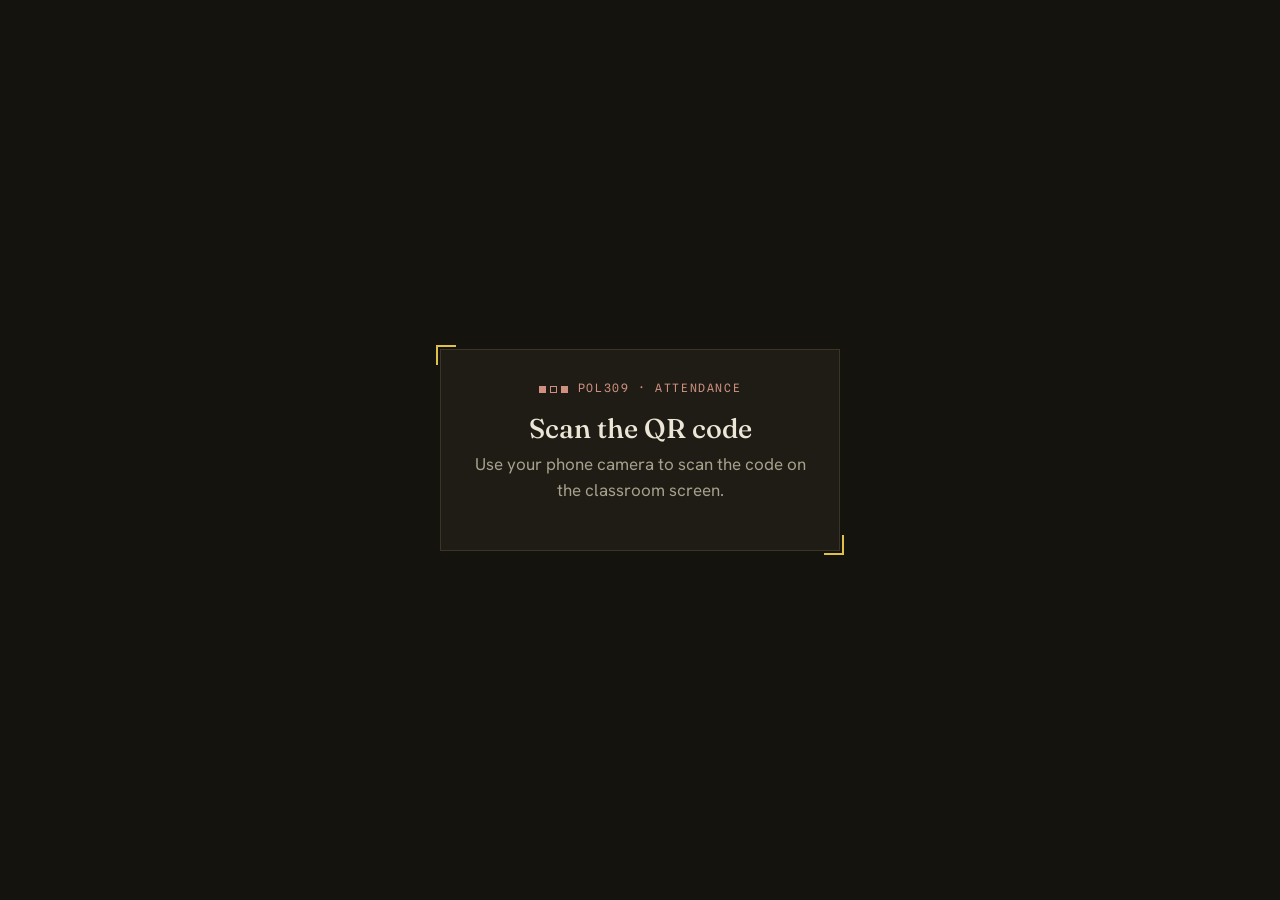
<file: pol309-checkin.html>
<!DOCTYPE html>
<html lang="en" data-theme="dark">
<head>
<meta charset="utf-8" />
<meta name="viewport" content="width=device-width, initial-scale=1" />
<title>POL309 · Check In</title>
<meta name="description" content="Class attendance check-in for POL309." />
<meta name="robots" content="noindex" />
<meta name="referrer" content="no-referrer" />
<link rel="icon" href="favicon.svg" />
<link rel="preconnect" href="https://fonts.googleapis.com" />
<link rel="preconnect" href="https://fonts.gstatic.com" crossorigin />
<link href="https://fonts.googleapis.com/css2?family=Fraunces:opsz,wght@9..144,500&family=Hanken+Grotesk:wght@400;500;600&family=Spline+Sans+Mono:wght@400;500&display=swap" rel="stylesheet" />
<link rel="stylesheet" href="tokens.css" />

<script>
  (function () {
    try {
      var saved = localStorage.getItem("theme");
      if (saved === "light" || saved === "dark") {
        document.documentElement.setAttribute("data-theme", saved);
      }
    } catch (e) {}
  })();
</script>

<style>
/* palette + fonts come from the shared tokens.css */
* { box-sizing: border-box; }
body {
  margin: 0; background: var(--bg); color: var(--ink);
  font-family: var(--font-body); font-size: 17px; line-height: 1.55;
  min-height: 100vh; min-height: 100dvh;
  display: flex; align-items: center; justify-content: center; padding: 24px 16px;
}
.card {
  width: 100%; max-width: 400px; border: 1px solid var(--line-strong); background: var(--surface);
  padding: 30px 24px 26px; position: relative; text-align: center;
}
.card::before, .card::after { content: ""; position: absolute; width: 18px; height: 18px; border: 2px solid var(--gold); }
.card::before { top: -5px; left: -5px; border-right: 0; border-bottom: 0; }
.card::after { bottom: -5px; right: -5px; border-left: 0; border-top: 0; }

.eyebrow {
  font-family: var(--font-mono); font-size: .72rem; letter-spacing: .14em; text-transform: uppercase;
  color: var(--rose); display: flex; align-items: center; justify-content: center; gap: 10px; margin: 0 0 14px;
}
.triad { display: inline-flex; gap: 4px; }
.triad span { width: 7px; height: 7px; background: var(--rose); }
.triad span:nth-child(2) { background: transparent; border: 1.5px solid var(--rose); }
h1 { font-family: var(--font-display); font-weight: 500; font-size: 1.7rem; line-height: 1.2; margin: 0 0 6px; text-wrap: balance; }
p { color: var(--muted); margin: 0 0 20px; text-wrap: pretty; }

input {
  width: 100%; font-family: var(--font-mono); font-size: 2.1rem; letter-spacing: .4em; text-indent: .4em;
  text-align: center; padding: 12px 8px; color: var(--ink); background: var(--bg);
  border: 1px solid var(--line-strong); border-radius: 0; font-variant-numeric: tabular-nums;
}
input:focus { outline: 2px solid var(--accent); outline-offset: 2px; }
input::placeholder { color: var(--line-strong); }
button {
  width: 100%; margin-top: 14px; font: inherit; font-weight: 600; font-size: 1.05rem; padding: 14px;
  border: 0; background: var(--accent); color: var(--bg); cursor: pointer;
  transition: background var(--duration-quick) var(--ease-out), opacity var(--duration-quick) var(--ease-out);
}
button:hover { background: var(--accent-strong); }
button:disabled { opacity: .55; cursor: default; }
.error { color: var(--rose); min-height: 1.6em; margin: 12px 0 0; font-size: .95rem; }

.check {
  width: 64px; height: 64px; margin: 0 auto 14px; color: var(--teal);
  animation: pop var(--duration-very-slow) var(--ease-bounce) both;
}
@keyframes pop { from { opacity: 0; transform: scale(.6); filter: blur(var(--blur-medium)); } }
.stamp { font-family: var(--font-mono); color: var(--ink); }

.spinner {
  width: 26px; height: 26px; margin: 6px auto 16px; border: 2px solid var(--line-strong);
  border-top-color: var(--gold); border-radius: 50%; animation: spin .8s linear infinite;
}
@keyframes spin { to { transform: rotate(360deg); } }
@media (prefers-reduced-motion: reduce) { .check, .spinner { animation: none; } }
[hidden] { display: none !important; }
</style>
</head>
<body>
<main class="card">
  <div class="eyebrow"><span class="triad"><span></span><span></span><span></span></span>POL309 · Attendance</div>

  <section id="loading">
    <div class="spinner" aria-hidden="true"></div>
    <h1>Checking your code…</h1>
  </section>

  <section id="form" hidden>
    <h1>Check in</h1>
    <p>Enter the last 5 digits of your student ID.</p>
    <form id="f" autocomplete="off" novalidate>
      <input id="digits" inputmode="numeric" maxlength="5" placeholder="•••••" autocomplete="off"
             aria-label="Last 5 digits of student ID" aria-describedby="error" />
      <button id="submit" type="submit">Check in</button>
    </form>
    <p id="error" class="error" role="alert"></p>
  </section>

  <section id="done" hidden>
    <svg class="check" viewBox="0 0 64 64" fill="none" stroke="currentColor" stroke-width="3" stroke-linecap="round" stroke-linejoin="round" aria-hidden="true">
      <circle cx="32" cy="32" r="29" /><path d="M20 33l8 8 16-17" />
    </svg>
    <h1 id="doneText"></h1>
    <p>Recorded at <span class="stamp" id="doneTime"></span>. You can close this page.</p>
  </section>

  <section id="info" hidden>
    <h1 id="infoTitle"></h1>
    <p id="infoText"></p>
  </section>
</main>

<script>
  /* The PUBLIC web app URL of the attendance Apps Script (access: Anyone, ends in /exec).
     Names never come through here: the script only answers "checked in" or an error. */
  var API_URL = "https://script.google.com/macros/s/AKfycbyDWlzkG_k4DQlShVjMoex7GGoAekJzCt-bEzY4qQS_k2M0tiXv3bTDEDt2x48uvZn5uQ/exec";

  var MESSAGES = {
    closed:  ["Check-in is closed", "Check-in hasn’t started yet, or it has already ended."],
    scan:    ["Scan the QR code", "Use your phone camera to scan the code on the classroom screen."],
    expired: ["That code expired", "The code on screen changes every few seconds. Scan the current one."],
    error:   ["Couldn’t connect", "Check your internet connection, then scan the QR code again."]
  };

  var $ = function (id) { return document.getElementById(id); };
  var ticket = "";

  function show(id) {
    ["loading", "form", "done", "info"].forEach(function (s) { $(s).hidden = s !== id; });
  }
  function info(state) {
    var m = MESSAGES[state] || MESSAGES.scan;
    $("infoTitle").textContent = m[0];
    $("infoText").textContent = m[1];
    show("info");
  }
  function deviceId() {
    try {
      var id = localStorage.getItem("attendance-device");
      if (!id) {
        id = crypto.randomUUID ? crypto.randomUUID() : Date.now().toString(36) + Math.random().toString(36).slice(2);
        localStorage.setItem("attendance-device", id);
      }
      return id;
    } catch (e) {
      return "";
    }
  }

  // Take the one-time code out of the address bar so it can't be bookmarked or re-shared.
  var token = new URLSearchParams(location.search).get("t") || "";
  if (token) history.replaceState(null, "", location.pathname);

  if (!token) {
    info("scan");
  } else {
    fetch(API_URL + "?action=scan&t=" + encodeURIComponent(token))
      .then(function (r) { return r.json(); })
      .then(function (res) {
        if (res.state !== "ready") return info(res.state);
        ticket = res.ticket;
        show("form");
        $("digits").focus();
      })
      .catch(function () { info("error"); });
  }

  var input = $("digits");
  input.addEventListener("input", function () {
    input.value = input.value.replace(/\D/g, "").slice(0, 5);
  });

  $("f").addEventListener("submit", function (e) {
    e.preventDefault();
    var error = $("error"), button = $("submit");
    if (!/^\d{5}$/.test(input.value)) { error.textContent = "Enter exactly 5 digits."; return; }
    button.disabled = true;
    error.textContent = "";
    // A plain-text body keeps this a "simple" request, so the browser skips the CORS preflight Apps Script can't answer.
    fetch(API_URL, {
      method: "POST",
      body: JSON.stringify({ ticket: ticket, digits: input.value, device: deviceId() })
    })
      .then(function (r) { return r.json(); })
      .then(function (r) {
        button.disabled = false;
        if (r.ok) {
          $("doneText").textContent = r.message;
          $("doneTime").textContent = new Date().toLocaleTimeString([], { hour: "numeric", minute: "2-digit" });
          show("done");
        } else if (r.rescan) {
          info("expired");
        } else {
          error.textContent = r.message;
        }
      })
      .catch(function () {
        button.disabled = false;
        error.textContent = "Couldn’t reach the server. Try again.";
      });
  });
</script>
</body>
</html>
</file>
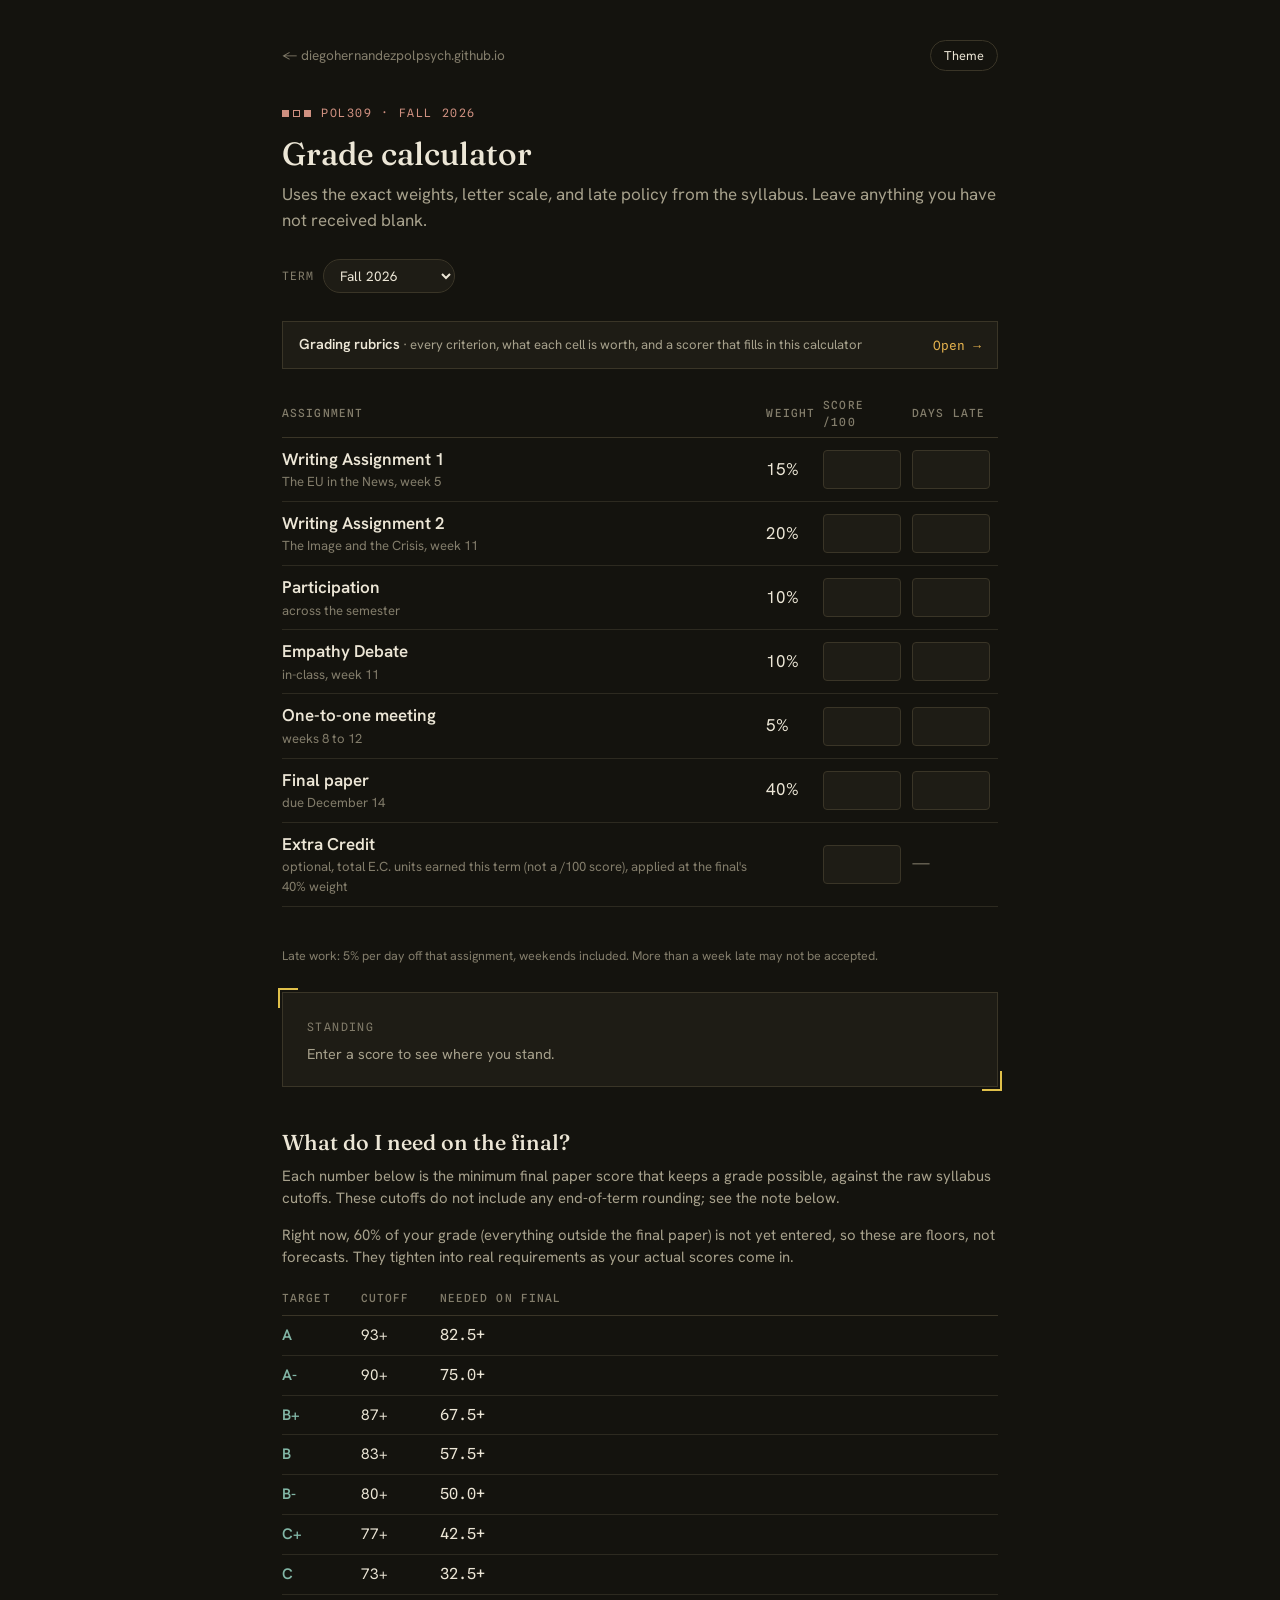
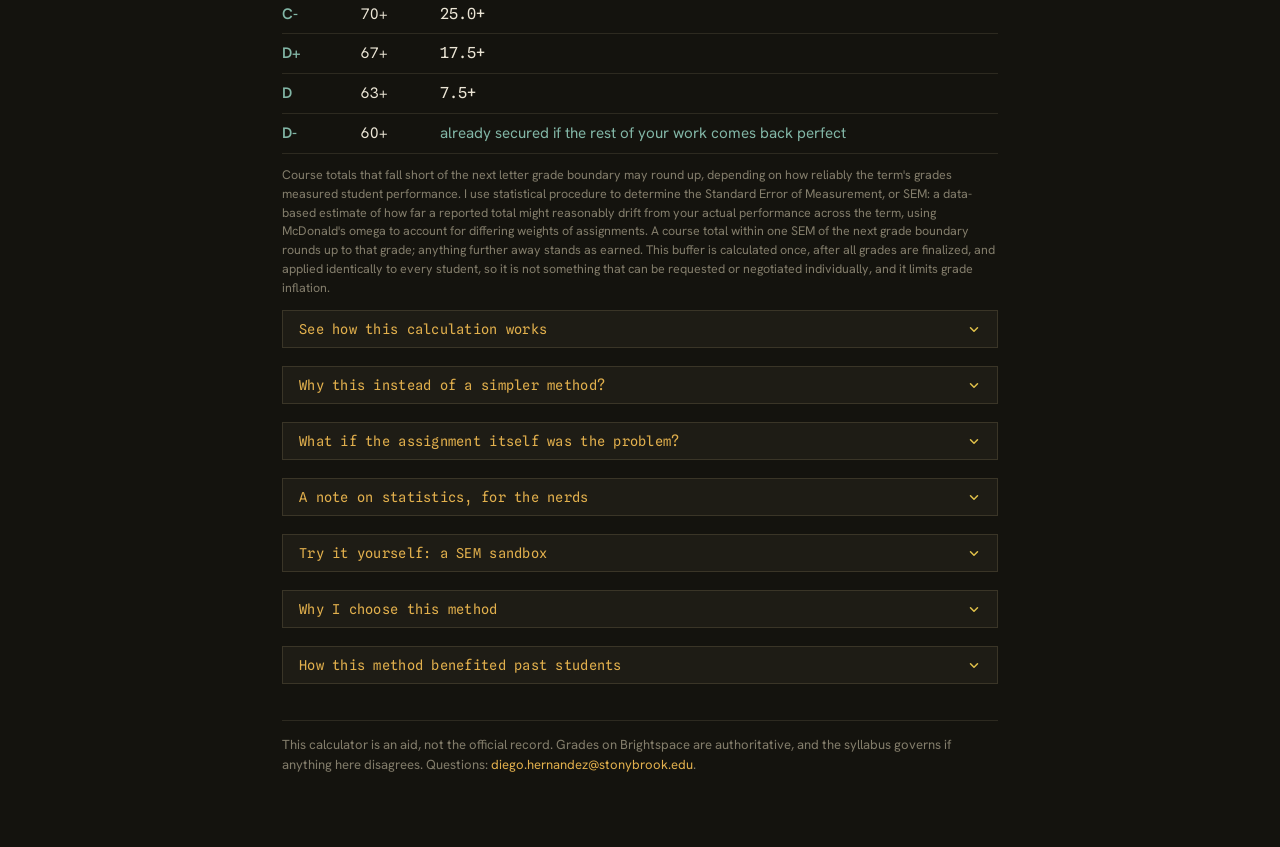
<file: pol309-grades.html>
<!DOCTYPE html>
<html lang="en" data-theme="dark">
<head>
<meta charset="utf-8" />
<meta name="viewport" content="width=device-width, initial-scale=1" />
<title>POL309 · Grade Calculator</title>
<meta name="description" content="Grade calculator for POL309: Politics of the European Union, using the exact syllabus weights, letter scale, and late policy." />
<link rel="icon" href="favicon.svg" />
<link rel="preconnect" href="https://fonts.googleapis.com" />
<link rel="preconnect" href="https://fonts.gstatic.com" crossorigin />
<link href="https://fonts.googleapis.com/css2?family=Fraunces:ital,opsz,wght@0,9..144,400;0,9..144,500;0,9..144,600;1,9..144,400&family=Hanken+Grotesk:wght@400;500;600;700&family=Spline+Sans+Mono:wght@400;500&display=swap" rel="stylesheet" />
<link rel="stylesheet" href="tokens.css" />

<!-- Apply the theme saved on the main site before paint, so the
     choice follows the visitor across pages with no flash. -->
<script>
  (function () {
    try {
      var saved = localStorage.getItem("theme");
      if (saved === "light" || saved === "dark") {
        document.documentElement.setAttribute("data-theme", saved);
      }
    } catch (e) {}
  })();
</script>

<style>
/* palette + fonts come from the shared tokens.css */
* { box-sizing: border-box; }
body {
  margin: 0; background: var(--bg); color: var(--ink);
  font-family: var(--font-body); font-size: 17px; line-height: 1.5;
  transition: background .4s var(--ease), color .4s var(--ease);
}
.wrap { max-width: 760px; margin: 0 auto; padding: 40px 22px 60px; }
.topline { display: flex; justify-content: space-between; align-items: center; }
.back { color: var(--faint); text-decoration: none; font-size: .85rem; }
.back:hover { color: var(--accent); }
.theme-btn { background: transparent; border: 1px solid var(--line-strong); color: var(--ink); border-radius: 100px; padding: 5px 13px; cursor: pointer; font: inherit; font-size: .8rem; }
.eyebrow { font-family: var(--font-mono); font-size: .72rem; letter-spacing: .14em; text-transform: uppercase; color: var(--rose); display: flex; align-items: center; gap: 10px; margin: 34px 0 8px; }
.triad { display: inline-flex; gap: 4px; }
.triad span { width: 7px; height: 7px; background: var(--rose); }
.triad span:nth-child(2) { background: transparent; border: 1.5px solid var(--rose); }
h1 { font-family: var(--font-display); font-weight: 500; font-size: 2rem; margin: 0 0 4px; }
.sub { color: var(--muted); margin: 0 0 26px; }
table.inputs { width: 100%; border-collapse: collapse; }
table.inputs th {
  text-align: left; font-family: var(--font-mono); font-weight: 500; font-size: .7rem;
  letter-spacing: .1em; text-transform: uppercase; color: var(--faint);
  padding: 6px 8px 6px 0; border-bottom: 1px solid var(--line-strong);
}
table.inputs td { padding: 9px 8px 9px 0; border-bottom: 1px solid var(--line); vertical-align: middle; }
.aname b { font-weight: 600; } .aname span { color: var(--faint); font-size: .82rem; display: block; }
input[type="number"] {
  width: 78px; padding: 7px 9px; font: inherit; font-size: .95rem;
  background: var(--surface); color: var(--ink); border: 1px solid var(--line-strong); border-radius: 4px;
}
input[type="number"]:focus { outline: 2px solid var(--gold); border-color: transparent; }
.late-note { color: var(--faint); font-size: .78rem; }
.rubric-link {
  display: flex; justify-content: space-between; align-items: center; gap: 12px;
  border: 1px solid var(--line-strong); background: var(--surface); padding: 12px 16px; margin: 0 0 22px;
  color: var(--ink); text-decoration: none; font-size: .9rem;
}
.rubric-link span { color: var(--muted); font-size: .82rem; }
.rubric-link b { font-weight: 600; }
.rubric-link i { font-style: normal; color: var(--accent); font-family: var(--font-mono); font-size: .8rem; white-space: nowrap; }
.rubric-link[hidden] { display: none; }
.rubric-link:hover { border-color: var(--gold); }
.rubric-link:hover i { color: var(--accent-strong); }
.term-switch { display: flex; align-items: center; gap: 8px; margin: 0 0 28px; }
.term-switch label { font-family: var(--font-mono); font-size: .72rem; letter-spacing: .1em; text-transform: uppercase; color: var(--faint); }
.term-switch select {
  font: inherit; font-size: .85rem; color: var(--ink); background: var(--surface);
  border: 1px solid var(--line-strong); border-radius: 100px; padding: 6px 12px; cursor: pointer;
}
.unavailable {
  border: 1px solid var(--line-strong); background: var(--surface); padding: 26px 28px;
  position: relative; margin-top: 8px;
}
.unavailable::before, .unavailable::after { content: ""; position: absolute; width: 18px; height: 18px; border: 2px solid var(--gold); }
.unavailable::before { top: -5px; left: -5px; border-right: 0; border-bottom: 0; }
.unavailable::after { bottom: -5px; right: -5px; border-left: 0; border-top: 0; }
.unavailable h2 { font-family: var(--font-display); font-weight: 500; font-size: 1.3rem; margin: 0 0 10px; }
.unavailable p { color: var(--muted); margin: 0; }
.unavailable a { color: var(--accent); }
.result {
  margin-top: 26px; border: 1px solid var(--line-strong); background: var(--surface);
  padding: 20px 24px; position: relative;
}
.result::before, .result::after { content: ""; position: absolute; width: 18px; height: 18px; border: 2px solid var(--gold); }
.result::before { top: -5px; left: -5px; border-right: 0; border-bottom: 0; }
.result::after { bottom: -5px; right: -5px; border-left: 0; border-top: 0; }
.result .rl { font-family: var(--font-mono); font-size: .72rem; letter-spacing: .12em; text-transform: uppercase; color: var(--faint); }
.result .big { font-family: var(--font-display); font-size: 2.2rem; font-weight: 500; margin: 4px 0 0; }
.result .big b { color: var(--accent-strong); }
.result p { margin: 8px 0 0; color: var(--muted); font-size: .9rem; }
h2.q { font-family: var(--font-display); font-weight: 500; font-size: 1.35rem; margin: 40px 0 6px; }
.qsub { color: var(--muted); margin: 0 0 14px; font-size: .93rem; }
table.targets { width: 100%; border-collapse: collapse; font-size: .95rem; }
table.targets td, table.targets th { padding: 8px 10px 8px 0; border-bottom: 1px solid var(--line); text-align: left; }
table.targets th { font-family: var(--font-mono); font-weight: 500; font-size: .7rem; letter-spacing: .1em; text-transform: uppercase; color: var(--faint); border-bottom: 1px solid var(--line-strong); }
.t-ok { color: var(--teal); font-weight: 600; }
.t-need { font-family: var(--font-mono); }
.t-no { color: var(--faint); }
.secured { color: var(--teal); }
.note { margin-top: 36px; color: var(--faint); font-size: .82rem; border-top: 1px solid var(--line); padding-top: 14px; }
.note a { color: var(--accent); text-decoration: none; }
.calc-explainer { margin: 10px 0 18px; border: 1px solid var(--line-strong); background: var(--surface); }
.t-acc-head {
  width: 100%; text-align: left; cursor: pointer; border: 0; background: transparent;
  padding: 10px 16px; font-size: .85rem; color: var(--accent);
  display: flex; align-items: center; gap: 8px; font-family: var(--font-mono); letter-spacing: .02em;
}
.t-acc-head:hover { color: var(--accent-strong); }

/* accordion expand (transitions.dev): grid-template-rows 0fr ↔ 1fr
   animates height with no JS measuring; chevron flips via scaleY,
   which animates in every browser (CSS `d:` morph is Chromium-only) */
.t-acc-panel {
  display: grid;
  grid-template-rows: 0fr;
  transition: grid-template-rows var(--acc-collapse) var(--acc-ease);
}
.t-acc[data-open="true"] .t-acc-panel {
  grid-template-rows: 1fr;
  transition: grid-template-rows var(--acc-expand) var(--acc-ease);
}
.t-acc-panel-inner {
  overflow: hidden;
  opacity: 0;
  filter: blur(2px);
  transition:
    opacity var(--acc-collapse) var(--acc-ease),
    filter var(--acc-collapse) var(--acc-ease);
}
.t-acc[data-open="true"] .t-acc-panel-inner {
  opacity: 1;
  filter: blur(0);
  transition:
    opacity var(--acc-expand) var(--acc-ease),
    filter var(--acc-expand) var(--acc-ease);
}
.t-acc-chevron {
  display: inline-flex; margin-left: auto;
  transform: scaleY(1); transform-origin: center;
  transition: transform var(--acc-chevron) var(--acc-ease);
}
.t-acc-chevron svg { width: 14px; height: 14px; display: block; }
.t-acc-chevron path { vector-effect: non-scaling-stroke; fill: none; stroke: var(--gold); stroke-width: 1.5; stroke-linecap: round; stroke-linejoin: round; }
.t-acc[data-open="true"] .t-acc-chevron { transform: scaleY(-1); }
/* vertical spacing lives on the CHILDREN, not the inner element —
   vertical padding on the inner survives the 0fr collapse and
   leaves a visible strip when closed */
.calc-explainer-body { padding: 0 16px; }
.calc-explainer-body > :first-child { margin-top: 4px; }
.calc-explainer-body > :last-child { margin-bottom: 18px; }
.calc-explainer-body p { color: var(--muted); font-size: .88rem; }

/* number pop-in (transitions.dev): each digit of the standing
   re-enters from below with blur; last two digits ride 1×/2×
   the stagger behind the rest */
@keyframes t-digit-pop-in {
  0%   {
    transform: translate(
      calc(var(--digit-distance) * var(--digit-dir-x)),
      calc(var(--digit-distance) * var(--digit-dir-y))
    );
    opacity: 0;
    filter: blur(var(--digit-blur));
  }
  100% { transform: translate(0, 0); opacity: 1; filter: blur(0); }
}
.t-digit-group { display: inline-flex; align-items: baseline; }
.t-digit { display: inline-block; will-change: transform, opacity, filter; }
.t-digit-group.is-animating .t-digit {
  animation: t-digit-pop-in var(--digit-dur) var(--digit-ease) both;
}
.t-digit-group.is-animating .t-digit[data-stagger="1"] { animation-delay: var(--digit-stagger); }
.t-digit-group.is-animating .t-digit[data-stagger="2"] { animation-delay: calc(var(--digit-stagger) * 2); }

/* error state shake (transitions.dev): out-of-range score inputs
   shake, border goes rose, and a message reveals under the table,
   auto-reverting after the hold */
input[type="number"] { transition: border-color 150ms ease-out; will-change: transform; }
input[type="number"].is-error { border-color: var(--rose); transition: border-color var(--revert-dur, 280ms) ease-out; }
.t-error-msg {
  color: var(--rose); font-size: .82rem; margin: 8px 0 0;
  opacity: 0;
  visibility: hidden;
  transition:
    opacity    var(--revert-dur, 280ms) ease-out,
    visibility 0s linear var(--revert-dur, 280ms);
}
.t-input-wrap.is-error .t-error-msg {
  opacity: 1;
  visibility: visible;
  transition:
    opacity    var(--revert-dur, 280ms) ease-out,
    visibility 0s linear 0s;
}
input[type="number"].is-shaking {
  animation: t-input-shake calc(
      var(--shake-dur-a) * 2 + var(--shake-dur-b) * 2
    ) linear;
}
@keyframes t-input-shake {
  0%      { transform: translateX(0);                                 animation-timing-function: var(--shake-ease); }
  28.57%  { transform: translateX(var(--shake-distance));             animation-timing-function: var(--shake-ease); }
  57.14%  { transform: translateX(calc(var(--shake-distance) * -1));  animation-timing-function: var(--shake-ease); }
  78.57%  { transform: translateX(var(--shake-overshoot));            animation-timing-function: var(--shake-ease); }
  100%    { transform: translateX(0); }
}

@media (prefers-reduced-motion: reduce) {
  body { transition: none !important; }
  .t-acc-panel, .t-acc-panel-inner, .t-acc-chevron { transition: none !important; }
  .t-digit-group .t-digit { animation: none !important; }
  input[type="number"] { animation: none !important; transform: none !important; }
}
table.calc-example { width: 100%; border-collapse: collapse; font-size: .82rem; margin: 12px 0; }
table.calc-example th, table.calc-example td { padding: 6px 8px 6px 0; border-bottom: 1px solid var(--line); text-align: left; }
table.calc-example th { font-family: var(--font-mono); font-weight: 500; font-size: .65rem; letter-spacing: .08em; text-transform: uppercase; color: var(--faint); border-bottom: 1px solid var(--line-strong); }
table.calc-example .yes { color: var(--teal); font-weight: 600; }
table.calc-example .no { color: var(--faint); }

.sandbox-presets { display: flex; gap: 8px; margin: 10px 0 16px; flex-wrap: wrap; }
.sandbox-preset-btn {
  font-family: var(--font-mono); font-size: .72rem; letter-spacing: .04em;
  background: var(--bg); color: var(--muted); border: 1px solid var(--line-strong);
  padding: 6px 12px; cursor: pointer;
}
.sandbox-preset-btn:hover { color: var(--accent); border-color: var(--accent); }

.sandbox-controls { display: flex; flex-direction: column; gap: 14px; margin: 4px 0 16px; }
.sandbox-slider-row { display: flex; flex-direction: column; gap: 4px; }
.sandbox-label { font-size: .82rem; color: var(--muted); display: flex; justify-content: space-between; }
.sandbox-label b { font-family: var(--font-mono); color: var(--ink); font-weight: 600; }
.sandbox-slider-row input[type="range"] { width: 100%; accent-color: var(--gold); }

.sandbox-formula {
  font-family: var(--font-mono); font-size: .95rem; color: var(--ink);
  background: var(--bg); border: 1px solid var(--line-strong); padding: 12px 14px;
  margin: 0 0 12px;
}
.sandbox-formula b { color: var(--accent); }

.sandbox-lowrel {
  font-size: .82rem; color: var(--rose); border-left: 2px solid var(--rose);
  padding: 6px 10px; margin: 0 0 16px;
}

.sandbox-numberline { width: 100%; height: auto; margin: 4px 0 18px; display: block; }
.sandbox-nl-axis { stroke: var(--line-strong); stroke-width: 2; }
.sandbox-nl-tick { stroke: var(--line); stroke-width: 1; }
.sandbox-nl-tick-label { fill: var(--faint); font-family: var(--font-mono); font-size: 9px; }
.sandbox-nl-buffer { fill: var(--gold); opacity: .35; }
.sandbox-nl-boundary { stroke: var(--rose); stroke-width: 2; }
.sandbox-nl-boundary-label { fill: var(--muted); font-family: var(--font-mono); font-size: 10px; }
.sandbox-nl-marker { fill: var(--teal); }
.sandbox-nl-marker-label { fill: var(--teal); font-family: var(--font-mono); font-size: 10px; font-weight: 600; }

.sandbox-test { display: flex; flex-direction: column; gap: 8px; }
.sandbox-test label { font-size: .85rem; color: var(--muted); display: flex; align-items: center; gap: 8px; }
.sandbox-test input[type="number"] { width: 90px; }
.sandbox-test p { margin: 0; font-size: .88rem; }
.sandbox-test .yes { color: var(--teal); font-weight: 600; }
.sandbox-test .no { color: var(--faint); }

.pb-stats { display: flex; gap: 10px; flex-wrap: wrap; margin: 4px 0 18px; }
.pb-stat { flex: 1 1 130px; border: 1px solid var(--line-strong); background: var(--bg); padding: 12px 14px; }
.pb-stat .pb-num { font-family: var(--font-display); font-size: 1.6rem; font-weight: 500; color: var(--accent-strong); line-height: 1.1; }
.pb-stat .pb-lbl { font-size: .76rem; color: var(--faint); margin-top: 3px; }
.pb-chart { width: 100%; height: auto; display: block; margin: 6px 0 4px; }
.pb-axis { stroke: var(--line-strong); stroke-width: 1; }
.pb-before { fill: none; stroke: var(--faint); stroke-width: 1.5; }
.pb-after { fill: var(--gold); }
.pb-count { font-family: var(--font-mono); font-size: 10px; }
.pb-count-before { fill: var(--faint); text-anchor: end; }
.pb-count-after { fill: var(--muted); text-anchor: start; }
.pb-cat { fill: var(--faint); font-family: var(--font-mono); font-size: 11px; text-anchor: middle; }
.pb-legend { display: flex; gap: 18px; font-size: .8rem; color: var(--muted); margin: 2px 0 16px; flex-wrap: wrap; }
.pb-legend span { display: inline-flex; align-items: center; gap: 6px; }
.pb-legend i { width: 10px; height: 10px; display: inline-block; border-radius: 2px; }
.pb-legend .pb-sw-before { background: transparent; border: 1.5px solid var(--faint); }
.pb-legend .pb-sw-after { background: var(--gold); }
.pb-legend .pb-sw-arc { width: 16px; height: 2px; background: var(--teal); opacity: .8; border-radius: 0; }
.pb-arc { fill: none; stroke: var(--teal); stroke-width: 1.75; opacity: .7; }
.pb-arc-arrow { fill: var(--teal); opacity: .7; }
table.pb-transitions { width: 100%; border-collapse: collapse; font-size: .85rem; margin: 4px 0 14px; }
table.pb-transitions th, table.pb-transitions td { padding: 6px 10px 6px 0; border-bottom: 1px solid var(--line); text-align: left; }
table.pb-transitions th { font-family: var(--font-mono); font-weight: 500; font-size: .68rem; letter-spacing: .08em; text-transform: uppercase; color: var(--faint); border-bottom: 1px solid var(--line-strong); }
table.pb-transitions .pb-arrow { color: var(--teal); font-family: var(--font-mono); }

@media (max-width: 560px) {
  input[type="number"] { width: 64px; }
  table.inputs td, table.inputs th { padding-right: 5px; }
}
</style>
</head>
<body>
<div class="wrap">
  <div class="topline">
    <a class="back" href="index.html#teaching" id="backLink">&larr; diegohernandezpolpsych.github.io</a>
    <button class="theme-btn" id="themeBtn" type="button">Theme</button>
  </div>

  <p class="eyebrow"><span class="triad"><span></span><span></span><span></span></span> <span id="eyebrowTerm">POL309</span></p>
  <h1>Grade calculator</h1>
  <p class="sub">Uses the exact weights, letter scale, and late policy from the syllabus. Leave anything you have not received blank.</p>

  <div class="term-switch">
    <label for="termPicker">Term</label>
    <select id="termPicker"></select>
  </div>

  <div class="unavailable" id="calcUnavailable" hidden>
    <h2 id="unavailableTitle">Grade calculator unavailable</h2>
    <p>The grading policy is term specific, and there is no syllabus listed for this term yet, so a course total can't be calculated. Email
      <a href="mailto:diego.hernandez@stonybrook.edu">diego.hernandez@stonybrook.edu</a> with any questions.</p>
  </div>

  <div id="calcBody" hidden>
  <a class="rubric-link" id="rubricLink" href="pol309-rubrics.html" hidden>
    <div><b>Grading rubrics</b><span> &middot; every criterion, what each cell is worth, and a scorer that fills in this calculator</span></div>
    <i>Open &rarr;</i>
  </a>
  <div class="t-input-wrap" id="inputsWrap">
    <table class="inputs">
      <thead><tr><th>Assignment</th><th>Weight</th><th>Score /100</th><th>Days late</th></tr></thead>
      <tbody id="rows"></tbody>
    </table>
    <p class="t-error-msg" id="rangeMsg" aria-live="polite">Scores run 0–100 and days late 0–14 — the calculation clamps anything outside that range.</p>
  </div>
  <p class="late-note" id="lateNote"></p>

  <div class="result" id="result"></div>

  <h2 class="q">What do I need on the final?</h2>
  <p class="qsub">Each number below is the minimum final paper score that keeps a grade possible, against the raw syllabus cutoffs. These cutoffs do not include any end-of-term rounding; see the note below.</p>
  <p class="qsub" id="targetsNote"></p>
  <table class="targets">
    <thead><tr><th>Target</th><th>Cutoff</th><th>Needed on final</th></tr></thead>
    <tbody id="targets"></tbody>
  </table>
  <p class="late-note">Course totals that fall short of the next letter grade boundary may round up, depending on how reliably the term's grades measured student performance. I use statistical procedure to determine the Standard Error of Measurement, or SEM: a data-based estimate of how far a reported total might reasonably drift from your actual performance across the term, using McDonald's omega to account for differing weights of assignments. A course total within one SEM of the next grade boundary rounds up to that grade; anything further away stands as earned. This buffer is calculated once, after all grades are finalized, and applied identically to every student, so it is not something that can be requested or negotiated individually, and it limits grade inflation.</p>

  <div class="calc-explainer t-acc" data-open="false">
    <button class="t-acc-head" type="button" aria-expanded="false">See how this calculation works <span class="t-acc-chevron"><svg viewBox="0 0 16 16" aria-hidden="true"><path d="M4 6.5L8 10.5L12 6.5"/></svg></span></button>
    <div class="t-acc-panel"><div class="calc-explainer-body t-acc-panel-inner">
      <p>SEM = SD &times; &radic;(1 &minus; omega). SD is how spread out course totals are across the class. Omega measures how consistently your performance on one graded component (quizzes, the writing assignment, the meeting, the final paper) predicts your performance on the others, weighted for how much each one counts. A course total within one SEM of the next boundary rounds up. Both SD and omega can only be calculated once every student's final grade is in, so the number below is illustrative, not this term's actual figure.</p>
      <p>Say SD works out to 5.4 and omega to 0.82: SEM = 5.4 &times; &radic;(1 &minus; 0.82) &asymp; 2.3 points. Here is how that plays out for two made-up students, both graded on the syllabus weights above, against the 90-point A&minus;/A boundary:</p>
      <table class="calc-example">
        <thead><tr><th></th><th>Quizzes (15%)</th><th>Writing (25%)</th><th>Meeting (10%)</th><th>Final paper (50%)</th><th>Total</th><th>Gap to 90</th><th>Rounds up?</th></tr></thead>
        <tbody>
          <tr><td>Maya</td><td>90</td><td>85</td><td>100</td><td>87</td><td>88.3</td><td>1.75</td><td class="yes">Yes, 1.75 &lt; 2.3</td></tr>
          <tr><td>Jordan</td><td>65</td><td>88</td><td>100</td><td>89</td><td>86.3</td><td>3.75</td><td class="no">No, 3.75 &gt; 2.3</td></tr>
        </tbody>
      </table>
      <p>Maya's total sits close enough to 90 that measurement noise alone could plausibly explain the gap, so her A&minus; becomes an A. Jordan's total, mostly pulled down by a low quiz average, sits too far from the boundary for that explanation, so it stands as earned. Neither student negotiates anything: the same line applies to both once the term's actual SD and omega are known.</p>
    </div></div>
  </div>

  <div class="calc-explainer t-acc" data-open="false">
    <button class="t-acc-head" type="button" aria-expanded="false">Why this instead of a simpler method? <span class="t-acc-chevron"><svg viewBox="0 0 16 16" aria-hidden="true"><path d="M4 6.5L8 10.5L12 6.5"/></svg></span></button>
    <div class="t-acc-panel"><div class="calc-explainer-body t-acc-panel-inner">
      <p>Most instructors handle borderline grades one of a few common ways, and each has a real cost to students:</p>
      <p><b>A blanket curve, adding points to every total.</b> Mechanically, this is the same as applying a flat margin at every letter boundary at once, so it inherits the same problem a fixed margin has: the size of the boost has nothing to do with how reliable that term's grades actually were. It is also worse in one specific way. A boundary-based margin only changes anything for students near a cutoff. A blanket curve changes the reported number for everyone, including students who were never at risk of anything, so a 96 becomes a fabricated 99 for no reason. That said, blanket adjustments will be used if an assignment turns out to have been miscalibrated for the whole class, which is a different problem than any one student's measurement uncertainty, and would be handled according to the below.</p>
      <p><b>Emailing to ask for a bump.</b> This rewards whoever thinks to ask, knows the option exists, or feels comfortable requesting an exception, not whoever actually has the strongest case. Two students with the same total can end up with different grades depending on who reaches out.</p>
      <p><b>A fixed margin decided in advance, such as always rounding within a point.</b> This is simple to state but arbitrary in size. It hands out the same benefit whether that term's grades were highly consistent, meaning there was little real uncertainty to correct for, or genuinely noisy, meaning a bigger margin was warranted.</p>
      <p><b>Curving to fit a target class average.</b> This ties your grade partly to how your classmates did rather than to an absolute standard, so the same performance can land you a different grade in a strong cohort than in a weak one.</p>
      <p>The SEM method sidesteps all four problems the same way: the margin comes from this term's actual measurement precision, not a guess, a favor, or the rest of the class. It applies identically to everyone the moment final grades are set, so nothing about it depends on asking, timing, or who else is in the room. The tradeoff is that it takes more explaining than "I round to the nearest point," and the exact number can't exist until the term is over.</p>
    </div></div>
  </div>

  <div class="calc-explainer t-acc" data-open="false">
    <button class="t-acc-head" type="button" aria-expanded="false">What if the assignment itself was the problem? <span class="t-acc-chevron"><svg viewBox="0 0 16 16" aria-hidden="true"><path d="M4 6.5L8 10.5L12 6.5"/></svg></span></button>
    <div class="t-acc-panel"><div class="calc-explainer-body t-acc-panel-inner">
      <p>The same data used to calculate omega can also flag when a low score reflects a flawed assessment rather than weak performance, not just individual rounding. Omega is built from how each graded component relates to the others: how much of a component's variation tracks the same underlying performance as everything else, and how much doesn't. A component with a low class-wide average and a weak relationship to the rest of the term's grades, meaning it doesn't predict how students did elsewhere the way a typical component does, is a signal that the item measured something other than course mastery: maybe a confusing prompt, an ambiguous question, essentially something I did poorly. A component with a low average but a strong relationship to the rest of the term's grades tells a different story: students who understood the material did better than those who didn't, the usual pattern, which points to difficult material rather than a flawed assessment.</p>
      <p>When the data does point to a flawed component, it's handled the same way the rounding buffer is: applied to the whole class at once, decided from the evidence rather than case by case. Depending on what the diagnostic shows, that might mean dropping the component from everyone's total and reweighting the rest or giving uniform credit for a specific question while leaving the rest of the assignment as scored. What it doesn't mean is negotiating adjustments student by student, or assuming a low average by itself proves the assessment was at fault.</p>
    </div></div>
  </div>

  <div class="calc-explainer t-acc" data-open="false">
    <button class="t-acc-head" type="button" aria-expanded="false">A note on statistics, for the nerds <span class="t-acc-chevron"><svg viewBox="0 0 16 16" aria-hidden="true"><path d="M4 6.5L8 10.5L12 6.5"/></svg></span></button>
    <div class="t-acc-panel"><div class="calc-explainer-body t-acc-panel-inner">
      <p>With something like 30 students, one erratic data point carries outsized influence on the calculation of omega. A single student who has a rough week or misses a deadline can drag down the whole class's internal consistency score, even though nothing about the course itself changed. Calculated once from a small sample, omega is an unstable statistic, swinging based on the specific handful of people enrolled rather than the actual quality of the assessments.</p>
      <p>Instead of computing omega only once from the class's scores, I resample the data thousands of times, drawing simulated classes from the same score distribution, and calculate omega on each resample. Averaging across that many resamples dampens the effect any single student's data point can have, since an outlier only shows up in some of the resampled draws instead of deciding the one and only calculation. The result is a steadier SEM, one that reflects the term's assessments rather than the luck of exactly who happened to enroll that term.</p>
      <p>This matters for you. Without it, a small seminar's rounding buffer could shrink or swell based on one classmate's unrelated bad week, which has nothing to do with your own performance. This bootstrapping method keeps that from happening, so a small class gets a buffer that's considerably steadier than a single raw calculation would produce.</p>
    </div></div>
  </div>

  <div class="calc-explainer t-acc" data-open="false">
    <button class="t-acc-head" type="button" aria-expanded="false">Try it yourself: a SEM sandbox <span class="t-acc-chevron"><svg viewBox="0 0 16 16" aria-hidden="true"><path d="M4 6.5L8 10.5L12 6.5"/></svg></span></button>
    <div class="t-acc-panel"><div class="calc-explainer-body t-acc-panel-inner">
      <p>Drag the sliders to see how SD and omega change the buffer, or use a preset. This is a teaching tool with made-up numbers, not this term's actual figures.</p>

      <div class="sandbox-presets">
        <button type="button" class="sandbox-preset-btn" data-sd="5.4" data-omega="0.9">High reliability</button>
        <button type="button" class="sandbox-preset-btn" data-sd="5.4" data-omega="0.7">Low reliability</button>
      </div>

      <div class="sandbox-controls">
        <label class="sandbox-slider-row">
          <span class="sandbox-label">SD, spread of course totals <b id="sbSdVal">5.4</b></span>
          <input type="range" id="sbSd" min="2" max="12" step="0.1" value="5.4" />
        </label>
        <label class="sandbox-slider-row">
          <span class="sandbox-label">Omega, reliability <b id="sbOmegaVal">0.82</b></span>
          <input type="range" id="sbOmega" min="0.5" max="0.99" step="0.01" value="0.82" />
        </label>
      </div>

      <div class="sandbox-formula">
        SEM = <span id="sbSdEcho">5.4</span> &times; &radic;(1 &minus; <span id="sbOmegaEcho">0.82</span>) = <b id="sbSemResult">2.29</b> points
      </div>

      <p class="sandbox-lowrel" id="sbLowRel" hidden>An omega this low is also the kind of signal that might point to a flawed assignment rather than just normal variation, see "What if the assignment itself was the problem?" above.</p>

      <svg class="sandbox-numberline" viewBox="0 0 600 90" xmlns="http://www.w3.org/2000/svg" role="img" aria-label="Number line showing the rounding buffer around the grade boundary">
        <line class="sandbox-nl-axis" x1="20" y1="45" x2="580" y2="45" />
        <g id="sbTicks"></g>
        <rect id="sbBufferRect" class="sandbox-nl-buffer" x="0" y="30" width="0" height="30" />
        <line id="sbBoundaryLine" class="sandbox-nl-boundary" x1="468" y1="18" x2="468" y2="72" />
        <text id="sbBoundaryLabel" class="sandbox-nl-boundary-label" x="468" y="12" text-anchor="middle">90 (boundary)</text>
        <circle id="sbMarker" class="sandbox-nl-marker" cx="0" cy="45" r="5" style="display:none" />
        <text id="sbMarkerLabel" class="sandbox-nl-marker-label" x="0" y="86" text-anchor="middle"></text>
      </svg>

      <div class="sandbox-test">
        <label>Test a score: <input type="number" id="sbTestScore" step="0.1" placeholder="e.g. 88.2" /></label>
        <p id="sbTestResult"></p>
      </div>
    </div></div>
  </div>

  <script>
  (function () {
    var BOUNDARY = 90, VIEW_MIN = 74, VIEW_MAX = 94, SVG_X_MIN = 20, SVG_X_MAX = 580;

    var sdSlider = document.getElementById("sbSd");
    var omegaSlider = document.getElementById("sbOmega");
    var sdVal = document.getElementById("sbSdVal");
    var omegaVal = document.getElementById("sbOmegaVal");
    var sdEcho = document.getElementById("sbSdEcho");
    var omegaEcho = document.getElementById("sbOmegaEcho");
    var semResult = document.getElementById("sbSemResult");
    var lowRel = document.getElementById("sbLowRel");
    var bufferRect = document.getElementById("sbBufferRect");
    var boundaryLine = document.getElementById("sbBoundaryLine");
    var boundaryLabel = document.getElementById("sbBoundaryLabel");
    var testScore = document.getElementById("sbTestScore");
    var testResult = document.getElementById("sbTestResult");
    var marker = document.getElementById("sbMarker");
    var markerLabel = document.getElementById("sbMarkerLabel");
    var ticksGroup = document.getElementById("sbTicks");

    function scoreToX(score) {
      var clamped = Math.max(VIEW_MIN, Math.min(VIEW_MAX, score));
      return SVG_X_MIN + (clamped - VIEW_MIN) / (VIEW_MAX - VIEW_MIN) * (SVG_X_MAX - SVG_X_MIN);
    }

    function drawTicks() {
      var html = "";
      for (var s = 75; s <= 94; s += 5) {
        var x = scoreToX(s);
        html += '<line class="sandbox-nl-tick" x1="' + x + '" y1="40" x2="' + x + '" y2="50" />';
        html += '<text class="sandbox-nl-tick-label" x="' + x + '" y="64" text-anchor="middle">' + s + "</text>";
      }
      ticksGroup.innerHTML = html;
    }

    function currentSEM() {
      var sd = parseFloat(sdSlider.value);
      var omega = parseFloat(omegaSlider.value);
      return sd * Math.sqrt(1 - omega);
    }

    /* number pop-in (transitions.dev) for the SEM figure — only on
       preset clicks and slider release, never during a drag, where
       re-animating at input-event rate would flicker */
    function setSem(str, animate) {
      var chars = str.split("");
      semResult.classList.add("t-digit-group");
      semResult.classList.remove("is-animating");
      semResult.innerHTML = chars.map(function (ch, i) {
        var stag = i === chars.length - 2 ? ' data-stagger="1"' : (i === chars.length - 1 ? ' data-stagger="2"' : "");
        return '<span class="t-digit"' + stag + ">" + ch + "</span>";
      }).join("");
      if (animate) {
        void semResult.offsetHeight; // force reflow so the keyframes replay
        semResult.classList.add("is-animating");
      }
    }

    function render(animate) {
      var sd = parseFloat(sdSlider.value);
      var omega = parseFloat(omegaSlider.value);
      var sem = sd * Math.sqrt(1 - omega);

      sdVal.textContent = sd.toFixed(1);
      omegaVal.textContent = omega.toFixed(2);
      sdEcho.textContent = sd.toFixed(1);
      omegaEcho.textContent = omega.toFixed(2);
      setSem(sem.toFixed(2), animate === true);

      lowRel.hidden = omega >= 0.6;

      var xBoundary = scoreToX(BOUNDARY);
      var xFloor = scoreToX(BOUNDARY - sem);
      bufferRect.setAttribute("x", Math.min(xFloor, xBoundary));
      bufferRect.setAttribute("width", Math.abs(xBoundary - xFloor));
      boundaryLine.setAttribute("x1", xBoundary);
      boundaryLine.setAttribute("x2", xBoundary);
      boundaryLabel.setAttribute("x", xBoundary);

      updateTest();
    }

    function updateTest() {
      var raw = testScore.value;
      if (raw === "") {
        testResult.textContent = "";
        marker.style.display = "none";
        return;
      }
      var score = parseFloat(raw);
      if (isNaN(score)) {
        testResult.textContent = "";
        marker.style.display = "none";
        return;
      }
      var sem = currentSEM();
      var gap = BOUNDARY - score;

      if (score < VIEW_MIN || score > VIEW_MAX) {
        // Off the visible scale — plotting a clamped dot next to the real
        // typed value would show a marker in the wrong place relative to
        // its own label, so skip the marker and let the text speak for itself.
        marker.style.display = "none";
      } else {
        var x = scoreToX(score);
        marker.style.display = "";
        marker.setAttribute("cx", x);
        markerLabel.setAttribute("x", x);
        markerLabel.textContent = score.toFixed(1);
      }

      if (gap <= 0) {
        testResult.innerHTML = '<span class="yes">At or above the boundary already, no rounding needed.</span>';
      } else if (gap <= sem) {
        testResult.innerHTML = '<span class="yes">Rounds up: ' + gap.toFixed(2) + " is inside the " + sem.toFixed(2) + '-point buffer.</span>';
      } else {
        testResult.innerHTML = '<span class="no">Stays as earned: ' + gap.toFixed(2) + " is outside the " + sem.toFixed(2) + '-point buffer.</span>';
      }
    }

    sdSlider.addEventListener("input", function () { render(); });
    omegaSlider.addEventListener("input", function () { render(); });
    /* "change" fires on slider release — that's the animated beat */
    sdSlider.addEventListener("change", function () { render(true); });
    omegaSlider.addEventListener("change", function () { render(true); });
    testScore.addEventListener("input", updateTest);

    document.querySelectorAll(".sandbox-preset-btn").forEach(function (btn) {
      btn.addEventListener("click", function () {
        sdSlider.value = btn.getAttribute("data-sd");
        omegaSlider.value = btn.getAttribute("data-omega");
        render(true);
      });
    });

    drawTicks();
    render();
  })();
  </script>

  <div class="calc-explainer t-acc" data-open="false">
    <button class="t-acc-head" type="button" aria-expanded="false">Why I choose this method <span class="t-acc-chevron"><svg viewBox="0 0 16 16" aria-hidden="true"><path d="M4 6.5L8 10.5L12 6.5"/></svg></span></button>
    <div class="t-acc-panel"><div class="calc-explainer-body t-acc-panel-inner">
      <p>Most grading treats a final percentage as an exact, unquestionable outcome. A 92.9 and a 93.0 get sorted into different tiers as if the difference between them means something real, as if every rubric, every essay prompt, and every quiz question measures performance with perfect precision. I don't assume that they do. Any form of academic assessment carries some amount of noise: an ambiguous prompt, a rubric that reads two different ways, a rough night's sleep before a quiz. None of that is a flaw unique to this course. It's just what measurement looks like.</p>
      <p>Using omega to calculate a real, term-specific SEM means the grading scale can check itself and I can know where to improve my teaching and assessment for future semesters without disadvantaging yours now. If a particular assignment turns out to have been inconsistent or poorly calibrated across this class, the buffer widens to reflect that, automatically, without me having to notice and adjust it by hand.</p>
      <p>The point of building the buffer this way is to take the guesswork and any bias I may have out of it. Nobody has to email me and make a case for a decimal point at the end of the term. If a student's actual performance can't be reliably distinguished from the next letter grade, the same rule applies to them as to everyone else, without exception and without anyone having to ask.</p>
    </div></div>
  </div>

  <div class="calc-explainer t-acc" data-open="false">
    <button class="t-acc-head" type="button" aria-expanded="false">How this method benefited past students <span class="t-acc-chevron"><svg viewBox="0 0 16 16" aria-hidden="true"><path d="M4 6.5L8 10.5L12 6.5"/></svg></span></button>
    <div class="t-acc-panel"><div class="calc-explainer-body t-acc-panel-inner">
      <p>This is real data from the last time this course ran, Summer 2026 with 28 students. That term's actual measurement precision worked out to SD = 6.23, omega = 0.76, giving a SEM buffer of 3.07 points.</p>

      <div class="pb-stats">
        <div class="pb-stat"><div class="pb-num">15 of 28</div><div class="pb-lbl">students rounded up (54%)</div></div>
        <div class="pb-stat"><div class="pb-num">+1.55</div><div class="pb-lbl">avg. point bump, of those rounded</div></div>
        <div class="pb-stat"><div class="pb-num">15</div><div class="pb-lbl">whole letter grades gained</div></div>
      </div>

      <p>Every student close enough to a boundary that their distance to the next letter grade could have been attributable to measurement gained a full letter step, what the rule is built to do. The chart below compares the class's raw letter-grade distribution against the distribution after rounding, B&minus; and above.</p>

      <div class="pb-legend">
        <span><i class="pb-sw-before"></i> Before SEM rounding</span>
        <span><i class="pb-sw-after"></i> After SEM rounding</span>
        <span><i class="pb-sw-arc"></i> where those students landed</span>
      </div>
      <svg class="pb-chart" viewBox="0 0 640 294" xmlns="http://www.w3.org/2000/svg" role="img" aria-label="Bar chart comparing letter grade distribution before and after SEM rounding, Summer 2026, with curved arrows tracing which grade band each rounded student moved from and to">
        <defs>
          <marker id="pbArrow" viewBox="0 0 10 10" refX="7" refY="5" markerWidth="6" markerHeight="6" orient="auto-start-reverse">
            <path d="M0,0 L10,5 L0,10 z" class="pb-arc-arrow"/>
          </marker>
        </defs>
        <line class="pb-axis" x1="30" y1="260" x2="620" y2="260"/>
        <rect class="pb-before" x="53.6" y="230.0" width="51.1" height="30.0" rx="2"/>
        <rect class="pb-before" x="151.9" y="250.0" width="51.1" height="10.0" rx="2"/>
        <rect class="pb-after" x="163.7" y="230.0" width="27.5" height="30.0" rx="1.5"/>
        <rect class="pb-before" x="250.3" y="230.0" width="51.1" height="30.0" rx="2"/>
        <rect class="pb-after" x="262.1" y="250.0" width="27.5" height="10.0" rx="1.5"/>
        <rect class="pb-before" x="348.6" y="230.0" width="51.1" height="30.0" rx="2"/>
        <rect class="pb-after" x="360.4" y="230.0" width="27.5" height="30.0" rx="1.5"/>
        <rect class="pb-before" x="446.9" y="210.0" width="51.1" height="50.0" rx="2"/>
        <rect class="pb-after" x="458.7" y="230.0" width="27.5" height="30.0" rx="1.5"/>
        <rect class="pb-before" x="545.3" y="150.0" width="51.1" height="110.0" rx="2"/>
        <rect class="pb-after" x="557.1" y="100.0" width="27.5" height="160.0" rx="1.5"/>
        <path class="pb-arc" marker-end="url(#pbArrow)" d="M 79.2,218.0 C 111.6,184.0 145.0,184.0 177.5,218.0"/>
        <path class="pb-arc" marker-end="url(#pbArrow)" d="M 177.5,238.0 C 209.9,204.0 243.4,204.0 275.8,238.0"/>
        <path class="pb-arc" marker-end="url(#pbArrow)" d="M 275.8,218.0 C 308.3,184.0 341.7,184.0 374.2,218.0"/>
        <path class="pb-arc" marker-end="url(#pbArrow)" d="M 374.2,218.0 C 406.6,184.0 440.1,184.0 472.5,218.0"/>
        <path class="pb-arc" marker-end="url(#pbArrow)" d="M 472.5,198.0 C 504.9,164.0 538.4,164.0 570.8,198.0"/>
        <text class="pb-count pb-count-before" x="65.2" y="224.0">3</text>
        <text class="pb-count pb-count-before" x="163.5" y="244.0">1</text>
        <text class="pb-count pb-count-after" x="191.5" y="224.0">3</text>
        <text class="pb-count pb-count-before" x="261.8" y="224.0">3</text>
        <text class="pb-count pb-count-after" x="289.8" y="244.0">1</text>
        <text class="pb-count pb-count-before" x="360.2" y="224.0">3</text>
        <text class="pb-count pb-count-after" x="388.2" y="224.0">3</text>
        <text class="pb-count pb-count-before" x="458.5" y="204.0">5</text>
        <text class="pb-count pb-count-after" x="486.5" y="224.0">3</text>
        <text class="pb-count pb-count-before" x="556.8" y="144.0">11</text>
        <text class="pb-count pb-count-after" x="584.8" y="94.0">16</text>
        <text class="pb-cat" x="79.2" y="278.0">B&minus;</text>
        <text class="pb-cat" x="177.5" y="278.0">B</text>
        <text class="pb-cat" x="275.8" y="278.0">B+</text>
        <text class="pb-cat" x="374.2" y="278.0">A&minus;</text>
        <text class="pb-cat" x="472.5" y="278.0">A</text>
        <text class="pb-cat" x="570.8" y="278.0">A+</text>
      </svg>

      <table class="pb-transitions">
        <thead><tr><th>Step</th><th>Students</th></tr></thead>
        <tbody>
          <tr><td><span class="pb-arrow">B&minus; &rarr; B</span></td><td>3</td></tr>
          <tr><td><span class="pb-arrow">B &rarr; B+</span></td><td>1</td></tr>
          <tr><td><span class="pb-arrow">B+ &rarr; A&minus;</span></td><td>3</td></tr>
          <tr><td><span class="pb-arrow">A&minus; &rarr; A</span></td><td>3</td></tr>
          <tr><td><span class="pb-arrow">A &rarr; A+</span></td><td>5</td></tr>
        </tbody>
      </table>
    </div></div>
  </div>
  </div><!-- /calcBody -->

  <p class="note">
    This calculator is an aid, not the official record. Grades on Brightspace are authoritative,
    and the syllabus governs if anything here disagrees.
    Questions: <a href="mailto:diego.hernandez@stonybrook.edu" id="noteEmail">diego.hernandez@stonybrook.edu</a>.
  </p>
</div>

<script src="pol309-common.js"></script>
<script>
(function () {
  /* Note: this calculator reports raw, unrounded standing. It does not
     attempt to model the SEM-based rounding described in the note below,
     since that buffer can only be computed once all of a term's grades
     are final, and isn't knowable while the course is still in progress. */

  /* ITEMS/SCALE/KEY/lateAmount are set per term by initTerm() below;
     everything else in this IIFE reads them as shared, mutable state */
  var ITEMS = [], SCALE = [], KEY = "pol309-grades", lateAmount = 0, highestWeight = 0;

  function esc(s) { return String(s == null ? "" : s).replace(/[&<>"]/g, function (c) {
    return { "&": "&amp;", "<": "&lt;", ">": "&gt;", '"': "&quot;" }[c]; }); }

  function letter(pct) {
    for (var i = 0; i < SCALE.length; i++) {
      if (pct >= SCALE[i].cutoff) return SCALE[i].letter;
    }
    return "F";
  }

  var lastStanding = null;
  function digitsHtml(str) {
    var chars = str.split("");
    return '<span class="t-digit-group" id="standingDigits">' + chars.map(function (ch, i) {
      var stag = i === chars.length - 2 ? ' data-stagger="1"' : (i === chars.length - 1 ? ' data-stagger="2"' : "");
      return '<span class="t-digit"' + stag + ">" + ch + "</span>";
    }).join("") + "</span>";
  }

  var rows = document.getElementById("rows");

  function val(id) {
    var v = document.getElementById(id).value.trim();
    return v === "" ? null : Math.min(100, Math.max(0, parseFloat(v)));
  }
  function adjusted(it) {
    var s = val("s_" + it.id);
    if (s === null) return null;
    var late = val("l_" + it.id) || 0;
    return Math.max(0, s - lateAmount * late);
  }

  function recalc() {
    var store = {};
    var earnedW = 0, earnedPts = 0, allW = 0, allPts = 0, anyLate = false, finalEntered = false;
    ITEMS.forEach(function (it) {
      store["s_" + it.id] = document.getElementById("s_" + it.id).value;
      store["l_" + it.id] = document.getElementById("l_" + it.id).value;
      var a = adjusted(it);
      if ((val("l_" + it.id) || 0) > 0) anyLate = true;
      if (a !== null) {
        earnedW += it.w; earnedPts += it.w * a / 100;
        if (it.id === "final") finalEntered = true;
      }
    });

    /* Extra Credit: a bonus row, not one of the term's ITEMS. The number
       typed in is a raw count of E.C. units, and each unit is worth one
       percentage point, added straight to the numerator only (it never
       counts toward earnedW, so it can't reduce how much of the grade
       is still "unknown," it can only add on top). Capped at the term's
       highest weight (the final's), since that's the most one component
       is allowed to be worth. */
    var ecEl = document.getElementById("ec_extra");
    var ecRaw = ecEl ? ecEl.value.trim() : "";
    store["ec_extra"] = ecRaw;
    var ecPts = 0;
    if (ecRaw !== "") {
      var ecN = parseFloat(ecRaw);
      if (!isNaN(ecN)) {
        ecPts = Math.min(highestWeight, Math.max(0, ecN));
        earnedPts += ecPts;
      }
    }

    try { localStorage.setItem(KEY, JSON.stringify(store)); } catch (e) {}

    var box = document.getElementById("result");
    if (earnedW === 0) {
      box.innerHTML = '<span class="rl">Standing</span><p style="margin-top:6px">Enter a score to see where you stand.</p>';
      lastStanding = null;
    } else {
      var standing = earnedPts / earnedW * 100;
      var standingStr = standing.toFixed(1);
      var html = '<span class="rl">' + (earnedW === 100 ? "Course grade" : "Current standing, " + earnedW + "% of the grade in") + "</span>" +
        '<div class="big">' + digitsHtml(standingStr) + " &middot; <b>" + letter(standing) + "</b></div>";
      if (earnedW < 100) {
        var floor = earnedPts;   // everything remaining scores 0
        var ceil = earnedPts + (100 - earnedW); // everything remaining scores 100
        html += "<p>Guaranteed range so far: " + floor.toFixed(1) + " (" + letter(floor) + ") to " +
          ceil.toFixed(1) + " (" + letter(ceil) + "), depending on what is still out.</p>";
      }
      if (anyLate) html += "<p>Late penalties are included, per the late policy above.</p>";
      if (ecPts > 0) html += "<p>Extra credit included: +" + ecPts.toFixed(1) + " points, at the final's " + highestWeight + "% weight.</p>";
      html += '<p style="margin-top:6px">This is your raw, unrounded standing. If your final total lands close to a grade boundary, see the note below on how rounding is determined.</p>';
      box.innerHTML = html;
      /* number pop-in (transitions.dev): animate only when the value
         actually changed, so edits to unrelated fields stay quiet */
      var dg = document.getElementById("standingDigits");
      if (dg && standingStr !== lastStanding) dg.classList.add("is-animating");
      lastStanding = standingStr;
    }

    /* what do I need on the final: use adjusted non-final scores; blanks count as unknown,
       so the table also reports how much weight is still unknown besides the final */
    var otherPts = 0, unknownW = 0;
    ITEMS.forEach(function (it) {
      if (it.id === "final") return;
      var a = adjusted(it);
      if (a === null) unknownW += it.w;
      else otherPts += it.w * a / 100;
    });
    otherPts += ecPts;
    var tbody = document.getElementById("targets");
    var note = document.getElementById("targetsNote");
    if (finalEntered) {
      tbody.innerHTML = '<tr><td colspan="3" class="t-no">You already entered a final paper score, so the course grade above is the answer.</td></tr>';
      note.textContent = "";
      return;
    }
    note.textContent = unknownW
      ? "Right now, " + unknownW + "% of your grade (everything outside the final paper) is not yet entered, so these are floors, not forecasts. They tighten into real requirements as your actual scores come in."
      : "";
    /* the final's own weight, not a hardcoded fraction — terms differ
       (50% in Summer, 40% in Fall) */
    var finalItem = ITEMS.filter(function (it) { return it.id === "final"; })[0];
    var finalFrac = (finalItem ? finalItem.w : 100) / 100;
    tbody.innerHTML = SCALE.slice(0, 11).map(function (row) {
      var target = row.cutoff;   // raw syllabus cutoff, unrounded
      var needed = (target - otherPts - unknownW) / finalFrac;
      var cell;
      if (needed <= 0) cell = '<span class="secured">already secured' + (unknownW ? " if the rest of your work comes back perfect" : "") + "</span>";
      else if (needed > 100) cell = '<span class="t-no">out of reach</span>';
      else cell = '<span class="t-need">' + Math.max(0, needed).toFixed(1) + "+</span>";
      return "<tr><td class='t-ok'>" + esc(row.letter) + "</td><td>" + row.cutoff + "+</td><td>" + cell + "</td></tr>";
    }).join("");
  }

  /* error state shake (transitions.dev): an out-of-range entry shakes
     the field, turns its border rose, and reveals the range note under
     the table; the error auto-reverts after the hold, and typing a
     valid value clears it immediately */
  var wrapEl = document.getElementById("inputsWrap");
  var rootCss = getComputedStyle(document.documentElement);
  function msTok(name, fb) { var v = parseFloat(rootCss.getPropertyValue(name)); return isFinite(v) ? v : fb; }
  var shakeTotal = msTok("--shake-dur-a", 80) * 2 + msTok("--shake-dur-b", 60) * 2;
  function rangeCheck(el) {
    var v = el.value.trim();
    var n = parseFloat(v);
    var bad = v !== "" && isFinite(n) && (n < parseFloat(el.min) || n > parseFloat(el.max));
    if (bad) {
      wrapEl.classList.add("is-error");
      el.classList.add("is-error");
      el.classList.remove("is-shaking");
      void el.offsetWidth; // force reflow so the shake replays
      el.classList.add("is-shaking");
      setTimeout(function () { el.classList.remove("is-shaking"); }, shakeTotal + 20);
      if (wrapEl._revertTimer) clearTimeout(wrapEl._revertTimer);
      wrapEl._revertTimer = setTimeout(function () {
        wrapEl._revertTimer = null;
        wrapEl.classList.remove("is-error");
        rows.querySelectorAll("input.is-error").forEach(function (i) { i.classList.remove("is-error"); });
      }, shakeTotal + msTok("--revert-hold", 3000));
    } else {
      el.classList.remove("is-error");
      if (!rows.querySelector("input.is-error")) {
        wrapEl.classList.remove("is-error");
        if (wrapEl._revertTimer) { clearTimeout(wrapEl._revertTimer); wrapEl._revertTimer = null; }
      }
    }
  }
  /* accordion toggles (transitions.dev): data-open drives the CSS */
  document.querySelectorAll(".t-acc").forEach(function (acc) {
    var head = acc.querySelector(".t-acc-head");
    head.addEventListener("click", function () {
      var open = acc.getAttribute("data-open") === "true";
      acc.setAttribute("data-open", String(!open));
      head.setAttribute("aria-expanded", String(!open));
    });
  });

  document.getElementById("themeBtn").onclick = function () {
    var r = document.documentElement;
    var next = r.getAttribute("data-theme") === "dark" ? "light" : "dark";
    r.setAttribute("data-theme", next);
    try { localStorage.setItem("theme", next); } catch (e) {}
  };

  /* TERM SWITCHING — everything above this point is generic; initTerm()
     loads the selected term's ITEMS/SCALE/late policy and (re)builds the
     score table. Scores are namespaced per term so switching terms never
     mixes up saved input. */
  var calcBody = document.getElementById("calcBody");
  var calcUnavailable = document.getElementById("calcUnavailable");
  var eyebrowTerm = document.getElementById("eyebrowTerm");
  var backLink = document.getElementById("backLink");
  var rubricLink = document.getElementById("rubricLink");
  var RUBRIC_TERMS = {};   // term id -> has rubrics, from data/pol309-rubrics.json

  function initTerm(term) {
    eyebrowTerm.textContent = "POL309 · " + term.label;
    backLink.setAttribute("href", "index.html?term=" + encodeURIComponent(term.id) + "#teaching");
    document.title = "POL309 · Grade Calculator · " + term.label;

    if (wrapEl._revertTimer) { clearTimeout(wrapEl._revertTimer); wrapEl._revertTimer = null; }
    wrapEl.classList.remove("is-error");

    if (!term.grading || !Array.isArray(term.grading.items) || !term.grading.items.length) {
      calcBody.hidden = true;
      calcUnavailable.hidden = false;
      document.getElementById("unavailableTitle").textContent = "Grade calculator unavailable for " + term.label;
      return;
    }
    calcBody.hidden = false;
    calcUnavailable.hidden = true;

    ITEMS = term.grading.items;
    SCALE = term.grading.scale;
    lateAmount = term.grading.lateAmount || 0;
    highestWeight = Math.max.apply(null, ITEMS.map(function (it) { return it.w; }));
    KEY = "pol309-grades-" + term.id;
    document.getElementById("lateNote").textContent = term.grading.lateNote || "";

    var saved = {};
    try { saved = JSON.parse(localStorage.getItem(KEY) || "{}"); } catch (e) {}

    var ecRow = "<tr><td class='aname'><b>Extra Credit</b><span>optional, total E.C. units earned this term (not a /100 score), applied at the final's " + highestWeight + "% weight</span></td>" +
      "<td></td>" +
      "<td><input type='number' min='0' max='" + highestWeight + "' step='1' id='ec_extra' value='" + esc(saved["ec_extra"] || "") + "' /></td>" +
      "<td style='color:var(--faint)'>&mdash;</td></tr>";

    rows.innerHTML = ITEMS.map(function (it) {
      return "<tr><td class='aname'><b>" + esc(it.name) + "</b><span>" + esc(it.sub) + "</span></td>" +
        "<td>" + it.w + "%</td>" +
        "<td><input type='number' min='0' max='100' step='1' id='s_" + esc(it.id) + "' value='" + esc(saved["s_" + it.id] || "") + "' /></td>" +
        "<td><input type='number' min='0' max='14' step='1' id='l_" + esc(it.id) + "' value='" + esc(saved["l_" + it.id] || "") + "' /></td></tr>";
    }).join("") + ecRow;
    rows.querySelectorAll("input").forEach(function (i) {
      i.addEventListener("input", function () { rangeCheck(i); recalc(); });
    });

    rubricLink.setAttribute("href", "pol309-rubrics.html?term=" + encodeURIComponent(term.id));
    rubricLink.hidden = !RUBRIC_TERMS[term.id];

    lastStanding = null;
    recalc();
  }

  Promise.all([
    POL309.fetchContent(),
    fetch("data/pol309-rubrics.json", { cache: "no-store" }).then(function (r) { return r.ok ? r.json() : {}; }).catch(function () { return {}; })
  ]).then(function (res) {
    var c = res[0];
    RUBRIC_TERMS = res[1] || {};
    var terms = (c && c.pol309 && Array.isArray(c.pol309.terms)) ? c.pol309.terms : [];
    var picker = document.getElementById("termPicker");
    if (!terms.length) {
      calcBody.hidden = true;
      calcUnavailable.hidden = false;
      return;
    }
    picker.innerHTML = terms.map(function (t) {
      return '<option value="' + esc(t.id) + '">' + esc(t.label) + "</option>";
    }).join("");

    var current = POL309.pickTerm(terms, { queryTerm: POL309.queryTerm() });
    picker.value = current.id;
    initTerm(current);

    picker.addEventListener("change", function () {
      var term = terms.filter(function (t) { return t.id === picker.value; })[0];
      if (!term) return;
      var url = new URL(location.href);
      url.searchParams.set("term", term.id);
      history.replaceState(null, "", url);
      initTerm(term);
    });
  });
})();
</script>
</body>
</html>
</file>
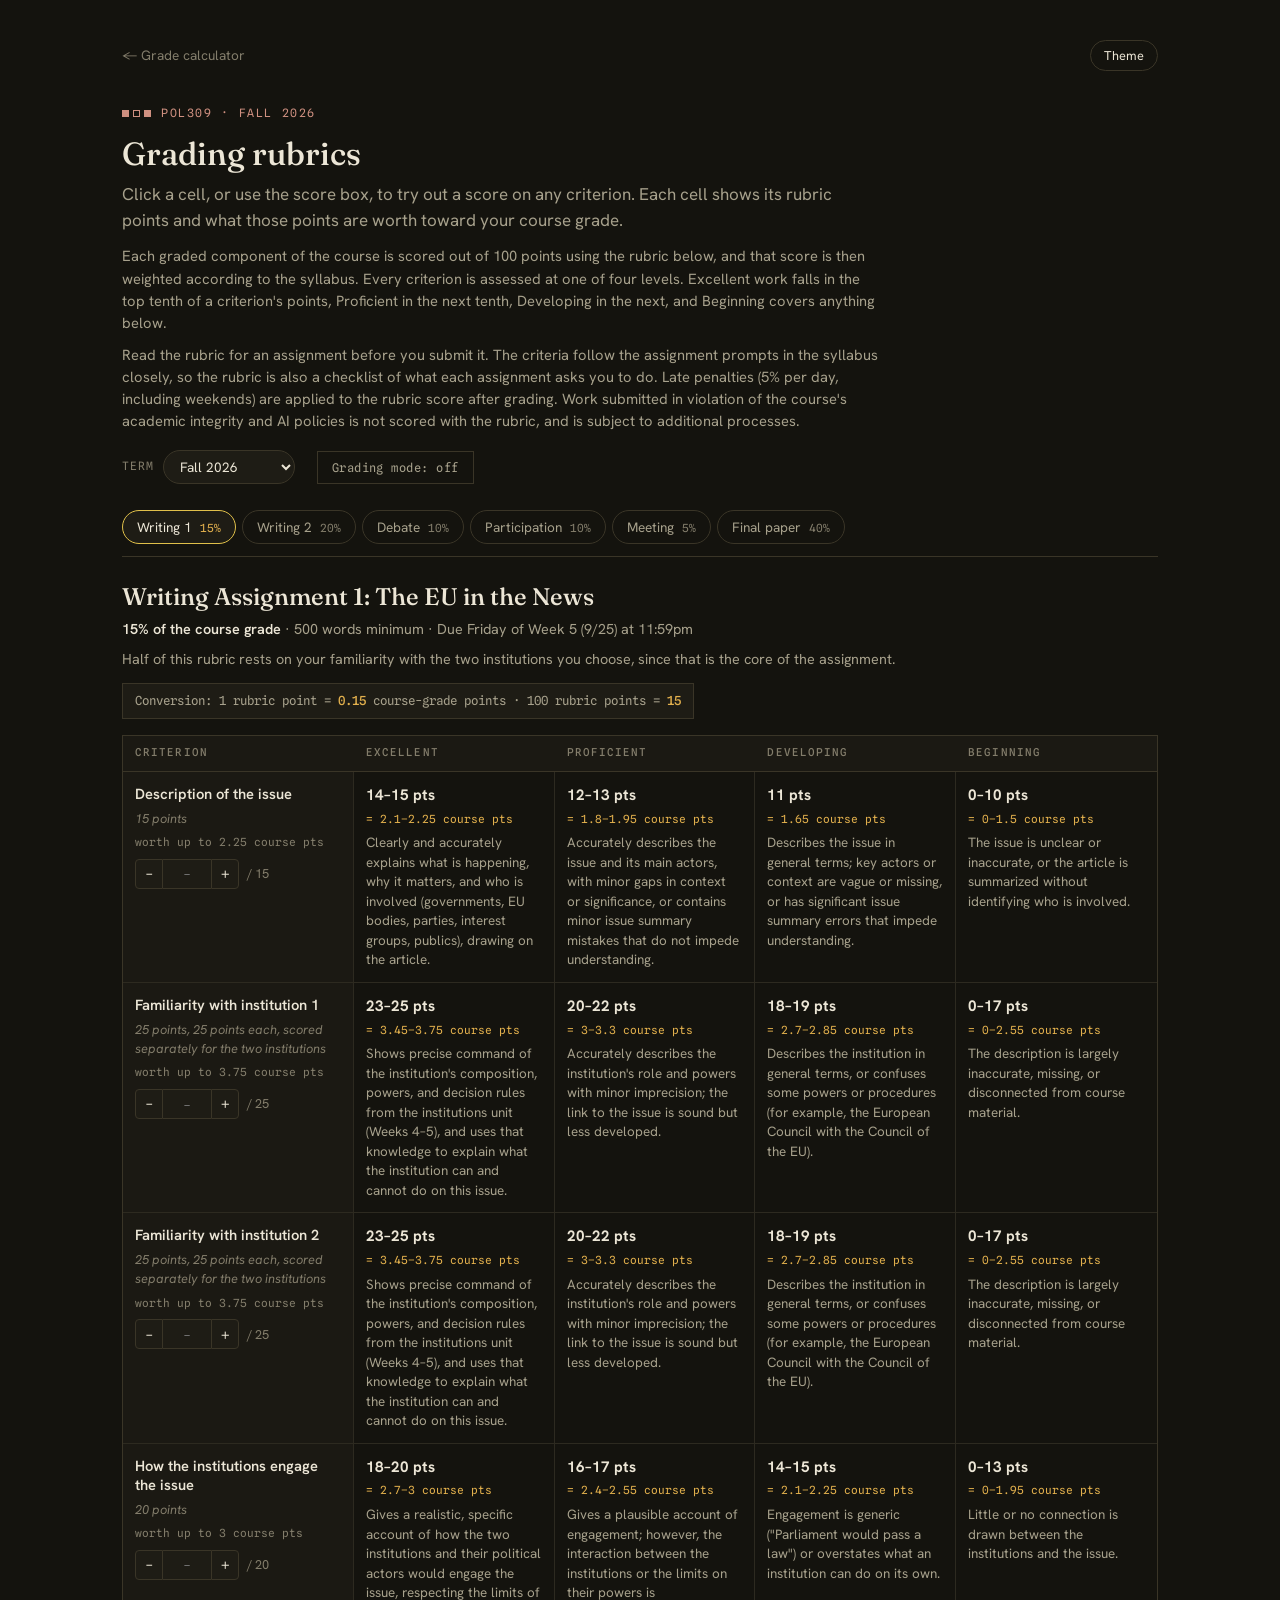
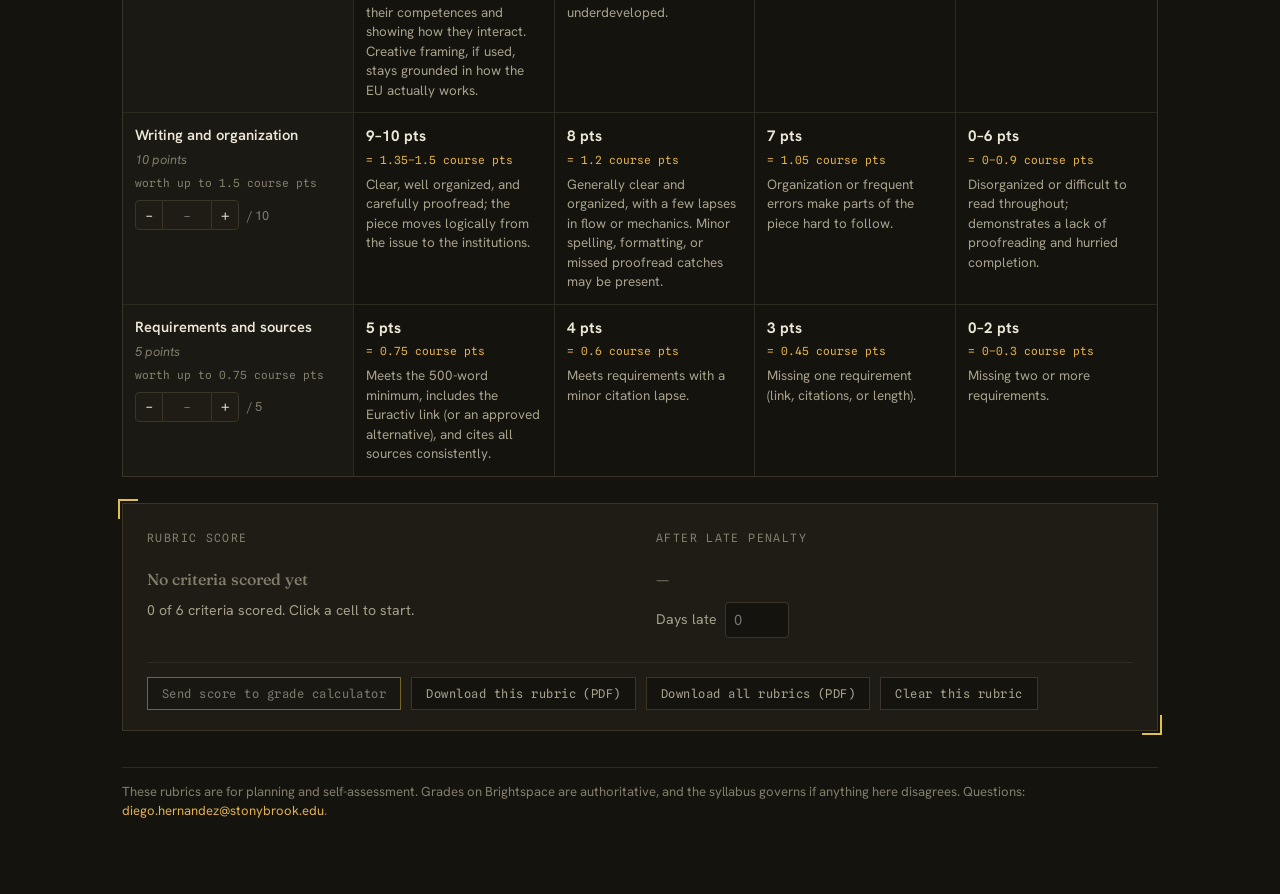
<file: pol309-rubrics.html>
<!DOCTYPE html>
<html lang="en" data-theme="dark">
<head>
<meta charset="utf-8" />
<meta name="viewport" content="width=device-width, initial-scale=1" />
<title>POL309 · Grading Rubrics</title>
<meta name="description" content="Interactive grading rubrics for POL309: Politics of the European Union, with the points and course-grade value of every rubric cell." />
<link rel="icon" href="favicon.svg" />
<link rel="preconnect" href="https://fonts.googleapis.com" />
<link rel="preconnect" href="https://fonts.gstatic.com" crossorigin />
<link href="https://fonts.googleapis.com/css2?family=Fraunces:ital,opsz,wght@0,9..144,400;0,9..144,500;0,9..144,600;1,9..144,400&family=Hanken+Grotesk:wght@400;500;600;700&family=Spline+Sans+Mono:wght@400;500&display=swap" rel="stylesheet" />
<link rel="stylesheet" href="tokens.css" />

<!-- Apply the theme saved on the main site before paint, so the
     choice follows the visitor across pages with no flash. -->
<script>
  (function () {
    try {
      var saved = localStorage.getItem("theme");
      if (saved === "light" || saved === "dark") {
        document.documentElement.setAttribute("data-theme", saved);
      }
    } catch (e) {}
  })();
</script>

<style>
/* palette + fonts come from the shared tokens.css */
* { box-sizing: border-box; }
body {
  margin: 0; background: var(--bg); color: var(--ink);
  font-family: var(--font-body); font-size: 17px; line-height: 1.5;
  transition: background .4s var(--ease), color .4s var(--ease);
}
.wrap { max-width: 1080px; margin: 0 auto; padding: 40px 22px 60px; }
.topline { display: flex; justify-content: space-between; align-items: center; gap: 12px; }
.back { color: var(--faint); text-decoration: none; font-size: .85rem; }
.back:hover { color: var(--accent); }
.theme-btn { background: transparent; border: 1px solid var(--line-strong); color: var(--ink); border-radius: 100px; padding: 5px 13px; cursor: pointer; font: inherit; font-size: .8rem; }
.eyebrow { font-family: var(--font-mono); font-size: .72rem; letter-spacing: .14em; text-transform: uppercase; color: var(--rose); display: flex; align-items: center; gap: 10px; margin: 34px 0 8px; }
.triad { display: inline-flex; gap: 4px; }
.triad span { width: 7px; height: 7px; background: var(--rose); }
.triad span:nth-child(2) { background: transparent; border: 1.5px solid var(--rose); }
h1 { font-family: var(--font-display); font-weight: 500; font-size: 2rem; margin: 0 0 4px; }
.sub { color: var(--muted); margin: 0 0 12px; max-width: 760px; }
.intro p { color: var(--muted); font-size: .92rem; max-width: 760px; margin: 0 0 10px; }
.term-switch { display: flex; align-items: center; gap: 8px; margin: 18px 0 26px; }
.term-switch label { font-family: var(--font-mono); font-size: .72rem; letter-spacing: .1em; text-transform: uppercase; color: var(--faint); }
.term-switch select {
  font: inherit; font-size: .85rem; color: var(--ink); background: var(--surface);
  border: 1px solid var(--line-strong); border-radius: 100px; padding: 6px 12px; cursor: pointer;
}
.unavailable {
  border: 1px solid var(--line-strong); background: var(--surface); padding: 26px 28px;
  position: relative; margin-top: 8px; max-width: 760px;
}
.unavailable::before, .unavailable::after, .summary::before, .summary::after { content: ""; position: absolute; width: 18px; height: 18px; border: 2px solid var(--gold); }
.unavailable::before, .summary::before { top: -5px; left: -5px; border-right: 0; border-bottom: 0; }
.unavailable::after, .summary::after { bottom: -5px; right: -5px; border-left: 0; border-top: 0; }
.unavailable h2 { font-family: var(--font-display); font-weight: 500; font-size: 1.3rem; margin: 0 0 10px; }
.unavailable p { color: var(--muted); margin: 0; }
.unavailable a { color: var(--accent); }

/* assignment tabs */
.tabs { display: flex; flex-wrap: wrap; gap: 6px; margin: 0 0 22px; border-bottom: 1px solid var(--line-strong); padding-bottom: 12px; }
.tab {
  font: inherit; font-size: .85rem; cursor: pointer;
  background: transparent; color: var(--muted); border: 1px solid var(--line-strong);
  border-radius: 100px; padding: 6px 14px; display: inline-flex; gap: 8px; align-items: baseline;
  transition: color var(--duration-quick) var(--ease-out), border-color var(--duration-quick) var(--ease-out), background var(--duration-quick) var(--ease-out);
}
.tab:hover { color: var(--accent); border-color: var(--accent); }
.tab .tw { font-family: var(--font-mono); font-size: .7rem; color: var(--faint); }
.tab[aria-selected="true"] { background: var(--surface); color: var(--ink); border-color: var(--gold); }
.tab[aria-selected="true"] .tw { color: var(--accent); }

h2.a-title { font-family: var(--font-display); font-weight: 500; font-size: 1.5rem; margin: 0 0 4px; }
.a-meta { color: var(--muted); font-size: .9rem; margin: 0 0 8px; }
.a-meta b { color: var(--ink); font-weight: 600; }
.a-flag { font-size: .85rem; color: var(--rose); border-left: 2px solid var(--rose); padding: 4px 10px; margin: 0 0 10px; }
.a-note { color: var(--muted); font-size: .9rem; max-width: 820px; margin: 0 0 12px; }
.a-conv {
  font-family: var(--font-mono); font-size: .78rem; color: var(--muted);
  background: var(--surface); border: 1px solid var(--line-strong); padding: 8px 12px; margin: 0 0 16px;
  display: inline-block;
}
.a-conv b { color: var(--accent); font-weight: 500; }

/* rubric grid: criterion column + four level cells */
.rubric { border: 1px solid var(--line-strong); }
.r-head, .crit { display: grid; grid-template-columns: 1.15fr repeat(4, 1fr); }
.r-head { background: var(--bg-tint); border-bottom: 1px solid var(--line-strong); }
.r-head div { font-family: var(--font-mono); font-weight: 500; font-size: .68rem; letter-spacing: .1em; text-transform: uppercase; color: var(--faint); padding: 9px 12px; }
.crit { border-bottom: 1px solid var(--line); }
.crit:last-child { border-bottom: 0; }
.crit-head { padding: 12px; background: var(--bg-tint); border-right: 1px solid var(--line); display: flex; flex-direction: column; gap: 6px; }
.crit-name { font-weight: 600; font-size: .92rem; line-height: 1.3; }
.crit-max { font-size: .8rem; color: var(--faint); font-style: italic; }
.crit-conv { font-family: var(--font-mono); font-size: .7rem; color: var(--faint); }

.stepper { display: inline-flex; align-items: center; gap: 0; margin-top: 2px; }
.stepper button {
  width: 28px; height: 30px; font: inherit; font-size: .95rem; line-height: 1; cursor: pointer;
  background: var(--surface); color: var(--ink); border: 1px solid var(--line-strong);
}
.stepper button:first-child { border-radius: 4px 0 0 4px; }
.stepper button:last-of-type { border-radius: 0 4px 4px 0; }
.stepper button:hover { color: var(--accent); }
.stepper input {
  width: 48px; height: 30px; text-align: center; font: inherit; font-size: .92rem;
  background: var(--surface); color: var(--ink); border: 1px solid var(--line-strong); border-left: 0; border-right: 0;
  -moz-appearance: textfield; appearance: textfield;
}
.stepper input::-webkit-outer-spin-button, .stepper input::-webkit-inner-spin-button { -webkit-appearance: none; margin: 0; }
.stepper input:focus, .stepper button:focus-visible { outline: 2px solid var(--gold); outline-offset: -1px; position: relative; }
.stepper .of { font-size: .8rem; color: var(--faint); margin-left: 8px; }
.crit-earned { font-family: var(--font-mono); font-size: .72rem; color: var(--teal); min-height: 1em; }

.cell {
  font: inherit; text-align: left; cursor: pointer; color: var(--ink);
  background: transparent; border: 0; border-right: 1px solid var(--line);
  padding: 12px; display: flex; flex-direction: column; gap: 4px; position: relative;
  transition: background var(--duration-quick) var(--ease-out);
}
.cell:last-child { border-right: 0; }
.cell:hover { background: var(--surface); }
.cell:focus-visible { outline: 2px solid var(--gold); outline-offset: -2px; }
.cell .lvl { display: none; font-family: var(--font-mono); font-size: .66rem; letter-spacing: .1em; text-transform: uppercase; color: var(--faint); }
.cell .pts { font-weight: 700; font-size: .95rem; }
.cell .conv { font-family: var(--font-mono); font-size: .7rem; color: var(--accent); }
.cell .desc { font-size: .84rem; color: var(--muted); line-height: 1.45; margin: 2px 0 0; }
.cell::before {
  content: ""; position: absolute; left: 0; right: 0; top: 0; height: 3px; background: var(--gold);
  transform: scaleX(0); transform-origin: left; transition: transform var(--duration-fast) var(--ease-smooth-out);
}
.cell[aria-checked="true"] { background: var(--surface); box-shadow: inset 0 0 0 1px var(--gold); }
.cell[aria-checked="true"]::before { transform: scaleX(1); }
.cell[aria-checked="true"] .desc { color: var(--ink); }

/* score summary */
.summary {
  margin-top: 26px; border: 1px solid var(--line-strong); background: var(--surface);
  padding: 20px 24px; position: relative; display: grid; grid-template-columns: 1fr 1fr; gap: 18px 32px;
}
.summary .rl { font-family: var(--font-mono); font-size: .72rem; letter-spacing: .12em; text-transform: uppercase; color: var(--faint); }
.summary .big { font-family: var(--font-display); font-size: 2.2rem; font-weight: 500; margin: 4px 0 0; line-height: 1.15; }
.summary .big b { color: var(--accent-strong); }
.summary .big small { font-size: 1rem; color: var(--faint); }
.summary p { margin: 6px 0 0; color: var(--muted); font-size: .88rem; }
.summary .late label { font-size: .88rem; color: var(--muted); display: flex; align-items: center; gap: 8px; margin-top: 8px; }
.summary .late input { width: 64px; padding: 6px 8px; font: inherit; font-size: .92rem; background: var(--bg); color: var(--ink); border: 1px solid var(--line-strong); border-radius: 4px; }
.summary .late input:focus { outline: 2px solid var(--gold); border-color: transparent; }
.actions { grid-column: 1 / -1; display: flex; flex-wrap: wrap; gap: 10px; align-items: center; border-top: 1px solid var(--line); padding-top: 14px; }
.btn {
  font-family: var(--font-mono); font-size: .75rem; letter-spacing: .04em; cursor: pointer;
  background: var(--bg); color: var(--muted); border: 1px solid var(--line-strong); padding: 8px 14px;
}
.btn:hover:not(:disabled) { color: var(--accent); border-color: var(--accent); }
.btn.primary { color: var(--ink); border-color: var(--gold); }
.btn:disabled { opacity: .45; cursor: not-allowed; }
.sent { font-size: .85rem; color: var(--teal); }
.sent a { color: var(--accent); }

h3.g-title { font-family: var(--font-display); font-weight: 500; font-size: 1.2rem; margin: 34px 0 10px; }
table.guide { width: 100%; border-collapse: collapse; font-size: .88rem; }
table.guide th, table.guide td { padding: 10px 12px 10px 0; border-bottom: 1px solid var(--line); text-align: left; vertical-align: top; }
table.guide th { font-family: var(--font-mono); font-weight: 500; font-size: .68rem; letter-spacing: .1em; text-transform: uppercase; color: var(--faint); border-bottom: 1px solid var(--line-strong); }
table.guide td:first-child { font-weight: 600; width: 28%; }
table.guide td:last-child { color: var(--muted); }

.note { margin-top: 36px; color: var(--faint); font-size: .82rem; border-top: 1px solid var(--line); padding-top: 14px; }
.note a { color: var(--accent); text-decoration: none; }

/* grading mode */
.term-switch { flex-wrap: wrap; }
.mode-btn { margin-left: 14px; }
.mode-btn[aria-pressed="true"] { color: var(--ink); border-color: var(--gold); background: var(--surface); }
.gbar { display: flex; flex-wrap: wrap; align-items: center; gap: 10px 22px; border: 1px solid var(--gold); background: var(--surface); padding: 12px 16px; margin: 0 0 18px; }
.gbar label { font-size: .85rem; color: var(--muted); display: flex; align-items: center; gap: 10px; }
.gbar input { font: inherit; font-size: .95rem; width: 220px; max-width: 100%; padding: 7px 10px; background: var(--bg); color: var(--ink); border: 1px solid var(--line-strong); border-radius: 4px; }
.gbar input:focus { outline: 2px solid var(--gold); border-color: transparent; }
.gfile { font-family: var(--font-mono); font-size: .74rem; color: var(--faint); }
.gfile b { color: var(--accent); font-weight: 500; word-break: break-all; }
.comments .c-intro, .comments .c-empty { color: var(--muted); font-size: .88rem; max-width: 760px; margin: 0 0 12px; }
.comments #cCount { color: var(--teal); }
.c-card { border: 1px solid var(--line-strong); margin: 0 0 12px; background: var(--surface); }
.c-head { display: flex; justify-content: space-between; align-items: baseline; gap: 4px 12px; flex-wrap: wrap; padding: 9px 14px; background: var(--bg-tint); border-bottom: 1px solid var(--line); }
.c-name { font-weight: 600; font-size: .92rem; }
.c-score { font-family: var(--font-mono); font-size: .74rem; color: var(--teal); }
.c-card textarea { display: block; width: 100%; min-height: 84px; resize: vertical; overflow: hidden; padding: 10px 14px; font: inherit; font-size: .92rem; line-height: 1.5; color: var(--ink); background: transparent; border: 0; }
.c-card textarea:focus { outline: 2px solid var(--gold); outline-offset: -2px; }

/* narrow screens: each criterion becomes a card with stacked levels */
@media (max-width: 820px) {
  .r-head { display: none; }
  .crit { grid-template-columns: 1fr 1fr; }
  .crit-head { grid-column: 1 / -1; border-right: 0; border-bottom: 1px solid var(--line); }
  .cell { border-bottom: 1px solid var(--line); }
  .cell:nth-child(odd) { border-right: 0; }
  .cell .lvl { display: block; }
  .summary { grid-template-columns: 1fr; }
}
@media (max-width: 480px) {
  .crit { grid-template-columns: 1fr; }
  .cell { border-right: 0; }
  .cell:last-child { border-bottom: 0; }
}
@media (prefers-reduced-motion: reduce) {
  body, .tab, .cell, .cell::before { transition: none !important; }
}
</style>
</head>
<body>
<div class="wrap">
  <div class="topline">
    <a class="back" href="pol309-grades.html" id="backLink">&larr; Grade calculator</a>
    <button class="theme-btn" id="themeBtn" type="button">Theme</button>
  </div>

  <p class="eyebrow"><span class="triad"><span></span><span></span><span></span></span> <span id="eyebrowTerm">POL309</span></p>
  <h1>Grading rubrics</h1>
  <p class="sub">Click a cell, or use the score box, to try out a score on any criterion. Each cell shows its rubric points and what those points are worth toward your course grade.</p>
  <div class="intro" id="intro"></div>

  <div class="term-switch">
    <label for="termPicker">Term</label>
    <select id="termPicker"></select>
    <button type="button" class="btn mode-btn" id="modeBtn" aria-pressed="false" title="For instructors: name the PDF for a student and add comments on criteria below full credit">Grading mode: off</button>
  </div>

  <div class="unavailable" id="rubricUnavailable" hidden>
    <h2 id="unavailableTitle">Rubrics unavailable</h2>
    <p>There are no rubrics posted for this term yet. Email
      <a href="mailto:diego.hernandez@stonybrook.edu">diego.hernandez@stonybrook.edu</a> with any questions.</p>
  </div>

  <div id="rubricBody" hidden>
    <div class="tabs" role="tablist" id="tabs" aria-label="Assignments"></div>
    <div id="panel" role="tabpanel"></div>
  </div>

  <p class="note">
    These rubrics are for planning and self-assessment. Grades on Brightspace are authoritative,
    and the syllabus governs if anything here disagrees.
    Questions: <a href="mailto:diego.hernandez@stonybrook.edu">diego.hernandez@stonybrook.edu</a>.
  </p>
</div>

<script src="pol309-common.js"></script>
<script>
(function () {
  /* Rubric text lives in data/pol309-rubrics.json, keyed by term id,
     kept out of content.json because the CMS rewrites that file and
     drops any field its config doesn't declare. Weights, the letter
     scale, and the late rate still come from the term's grading block
     in content.json, so the conversions always match the calculator. */
  var TERM = null, RUB = null, SCALE = [], WEIGHTS = {}, lateAmount = 0;
  var STORE_KEY = "", state = {}, activeId = null;
  /* grading mode is an instructor tool: a last-name field that names the
     exported PDF, and comment boxes for criteria scored below the max */
  var grading = false, GRADE_KEY = "pol309-rubric-grading";
  try { grading = localStorage.getItem(GRADE_KEY) === "1"; } catch (e) {}

  function esc(s) { return String(s == null ? "" : s).replace(/[&<>"]/g, function (c) {
    return { "&": "&amp;", "<": "&lt;", ">": "&gt;", '"': "&quot;" }[c]; }); }
  /* course-grade points, trimmed: 2.25, 2.1, 14 */
  function fmt(n) { return String(Math.round(n * 100) / 100); }
  function range(a, b) { return a === b ? String(a) : a + "–" + b; }
  function letter(pct) {
    for (var i = 0; i < SCALE.length; i++) if (pct >= SCALE[i].cutoff) return SCALE[i].letter;
    return "F";
  }
  function save() { try { localStorage.setItem(STORE_KEY, JSON.stringify(state)); } catch (e) {} }
  function aState(id) { return state[id] || (state[id] = {}); }
  function levelOf(crit, v) {
    for (var i = 0; i < crit.levels.length; i++) if (v >= crit.levels[i].min && v <= crit.levels[i].max) return i;
    return -1;
  }

  var tabsEl = document.getElementById("tabs");
  var panel = document.getElementById("panel");

  function renderTabs() {
    tabsEl.innerHTML = RUB.assignments.map(function (a) {
      var w = WEIGHTS[a.id];
      return '<button class="tab" role="tab" type="button" id="tab_' + esc(a.id) + '" data-id="' + esc(a.id) + '" aria-selected="' + (a.id === activeId) + '">' +
        esc(a.short) + (w != null ? '<span class="tw">' + w + "%</span>" : "") + "</button>";
    }).join("");
    tabsEl.querySelectorAll(".tab").forEach(function (b) {
      b.addEventListener("click", function () { select(b.getAttribute("data-id"), true); });
    });
  }

  function renderPanel() {
    var a = RUB.assignments.filter(function (x) { return x.id === activeId; })[0];
    var w = WEIGHTS[a.id];
    var k = w != null ? w / 100 : null;
    var levels = RUB.levels;
    var html = '<h2 class="a-title">' + esc(a.title) + "</h2>" +
      '<p class="a-meta">' + (w != null ? "<b>" + w + "% of the course grade</b> · " : "") + esc(a.meta) + "</p>" +
      (a.flag ? '<p class="a-flag">' + esc(a.flag) + "</p>" : "") +
      (a.note ? '<p class="a-note">' + esc(a.note) + "</p>" : "") +
      (k != null ? '<p class="a-conv">Conversion: 1 rubric point = <b>' + fmt(k) + "</b> course-grade points &middot; 100 rubric points = <b>" + w + "</b></p>" : "");

    if (grading) html += gbarHtml(a);
    html += '<div class="rubric"><div class="r-head" aria-hidden="true"><div>Criterion</div>' +
      levels.map(function (l) { return "<div>" + esc(l) + "</div>"; }).join("") + "</div>";

    a.criteria.forEach(function (c) {
      var cid = a.id + "_" + c.id;
      html += '<div class="crit" role="radiogroup" aria-labelledby="n_' + cid + '">' +
        '<div class="crit-head">' +
          '<span class="crit-name" id="n_' + cid + '">' + esc(c.name) + "</span>" +
          '<span class="crit-max">' + c.max + " points" + (c.note ? ", " + esc(c.note) : "") + "</span>" +
          (k != null ? '<span class="crit-conv">worth up to ' + fmt(c.max * k) + " course pts</span>" : "") +
          '<span class="stepper">' +
            '<button type="button" data-step="-1" data-c="' + esc(c.id) + '" aria-label="One point less">&minus;</button>' +
            '<input type="number" inputmode="numeric" min="0" max="' + c.max + '" step="1" data-c="' + esc(c.id) + '" aria-label="Points for ' + esc(c.name) + '" placeholder="–" />' +
            '<button type="button" data-step="1" data-c="' + esc(c.id) + '" aria-label="One point more">+</button>' +
            '<span class="of">/ ' + c.max + "</span>" +
          "</span>" +
          '<span class="crit-earned" data-earned="' + esc(c.id) + '"></span>' +
        "</div>";
      c.levels.forEach(function (lv, i) {
        html += '<button type="button" class="cell" role="radio" aria-checked="false" data-c="' + esc(c.id) + '" data-l="' + i + '">' +
          '<span class="lvl">' + esc(levels[i]) + "</span>" +
          '<span class="pts">' + range(lv.min, lv.max) + " pts</span>" +
          (k != null ? '<span class="conv">= ' + range(fmt(lv.min * k), fmt(lv.max * k)) + " course pts</span>" : "") +
          '<span class="desc">' + esc(lv.desc) + "</span></button>";
      });
      html += "</div>";
    });
    html += "</div>";

    html += '<div class="summary" aria-live="polite">' +
      '<div><span class="rl">Rubric score</span><div class="big" id="sumScore"></div><p id="sumProgress"></p></div>' +
      '<div class="late"><span class="rl">After late penalty</span><div class="big" id="sumAdj"></div>' +
        '<label>Days late <input type="number" min="0" max="14" step="1" id="lateDays" placeholder="0" /></label>' +
        '<p id="sumCourse"></p></div>' +
      '<div class="actions">' +
        (grading
          ? '<button type="button" class="btn primary" id="pdfBtn">Export graded PDF</button>'
          : '<button type="button" class="btn primary" id="sendBtn">Send score to grade calculator</button>' +
            '<button type="button" class="btn" id="pdfBtn" title="Downloads this rubric with your selected levels highlighted">Download this rubric (PDF)</button>' +
            '<button type="button" class="btn" id="pdfAllBtn" title="One PDF with every assignment\'s rubric and your selections">Download all rubrics (PDF)</button>') +
        '<button type="button" class="btn" id="resetBtn">Clear this rubric</button>' +
        '<span class="sent" id="sentMsg"></span>' +
      "</div></div>";

    if (grading) html += '<div class="comments" id="comments"></div>';

    if (a.guide && a.guide.length) {
      html += '<h3 class="g-title">' + esc(a.guideTitle || "Guide") + "</h3>" +
        '<table class="guide"><thead><tr><th>Option</th><th>What a full-credit paper covers</th></tr></thead><tbody>' +
        a.guide.map(function (g) { return "<tr><td>" + esc(g.option) + "</td><td>" + esc(g.covers) + "</td></tr>"; }).join("") +
        "</tbody></table>";
    }
    panel.innerHTML = html;
    panel.setAttribute("aria-labelledby", "tab_" + a.id);
    wire(a);
    update(a);
  }

  function setScore(a, c, v) {
    var s = aState(a.id);
    if (v === null || isNaN(v)) delete s[c.id];
    else s[c.id] = Math.max(0, Math.min(c.max, Math.round(v)));
    save();
    update(a);
  }

  function wire(a) {
    var byId = {};
    a.criteria.forEach(function (c) { byId[c.id] = c; });
    panel.querySelectorAll(".cell").forEach(function (cell) {
      cell.addEventListener("click", function () {
        var c = byId[cell.getAttribute("data-c")];
        var lv = c.levels[+cell.getAttribute("data-l")];
        var cur = aState(a.id)[c.id];
        /* keep a score the student already fine-tuned inside this level;
           otherwise land on the top of the level's range */
        setScore(a, c, (cur != null && cur >= lv.min && cur <= lv.max) ? cur : lv.max);
      });
    });
    panel.querySelectorAll(".stepper input").forEach(function (inp) {
      inp.addEventListener("input", function () {
        var raw = inp.value.trim();
        setScore(a, byId[inp.getAttribute("data-c")], raw === "" ? null : parseFloat(raw));
      });
      /* show the clamped value once the student leaves the field */
      inp.addEventListener("blur", function () { update(a); });
    });
    panel.querySelectorAll(".stepper button").forEach(function (b) {
      b.addEventListener("click", function () {
        var c = byId[b.getAttribute("data-c")];
        var cur = aState(a.id)[c.id];
        var step = +b.getAttribute("data-step");
        setScore(a, c, cur == null ? (step > 0 ? 0 : c.max) : cur + step);
      });
    });
    var late = document.getElementById("lateDays");
    late.addEventListener("input", function () {
      var raw = late.value.trim(), n = parseFloat(raw);
      var s = aState(a.id);
      if (raw === "" || isNaN(n)) delete s._late; else s._late = Math.max(0, Math.min(14, Math.round(n)));
      save(); update(a, true);
    });
    document.getElementById("resetBtn").addEventListener("click", function () {
      state[a.id] = {}; save(); update(a);
    });
    var sendB = document.getElementById("sendBtn"), allB = document.getElementById("pdfAllBtn"), nameIn = document.getElementById("gName");
    if (sendB) sendB.addEventListener("click", function () { send(a); });
    if (allB) allB.addEventListener("click", function () { exportPdf(RUB.assignments, false); });
    document.getElementById("pdfBtn").addEventListener("click", function () { exportPdf([a], grading); });
    if (nameIn) nameIn.addEventListener("input", function () {
      var st = aState(a.id), v = nameIn.value.trim();
      if (v) st._name = v; else delete st._name;
      save(); gradingUpdate(a);
    });
  }

  function totals(a) {
    var s = aState(a.id), total = 0, scored = 0;
    a.criteria.forEach(function (c) { if (s[c.id] != null) { total += s[c.id]; scored++; } });
    return { total: total, scored: scored, late: s._late || 0 };
  }

  function update(a, fromLate) {
    var s = aState(a.id), w = WEIGHTS[a.id], k = w != null ? w / 100 : null;
    a.criteria.forEach(function (c) {
      var v = s[c.id], li = v != null ? levelOf(c, v) : -1;
      var inp = panel.querySelector('.stepper input[data-c="' + c.id + '"]');
      if (inp && document.activeElement !== inp) inp.value = v != null ? v : "";
      panel.querySelectorAll('.cell[data-c="' + c.id + '"]').forEach(function (cell) {
        var on = +cell.getAttribute("data-l") === li;
        cell.setAttribute("aria-checked", String(on));
        cell.tabIndex = (on || (li === -1 && cell.getAttribute("data-l") === "0")) ? 0 : -1;
      });
      var earned = panel.querySelector('[data-earned="' + c.id + '"]');
      earned.textContent = v != null ? RUB.levels[li] + (k != null ? " · " + fmt(v * k) + " course pts" : "") : "";
    });

    var t = totals(a), n = a.criteria.length, done = t.scored === n;
    var lateInp = document.getElementById("lateDays");
    if (!fromLate) lateInp.value = s._late ? s._late : "";
    var adj = Math.max(0, t.total - lateAmount * t.late);

    document.getElementById("sumScore").innerHTML = t.scored
      ? t.total + " <small>/ 100</small>" + (done ? " &middot; <b>" + esc(letter(t.total)) + "</b>" : "")
      : '<small>No criteria scored yet</small>';
    document.getElementById("sumProgress").textContent = done
      ? "All " + n + " criteria scored."
      : t.scored + " of " + n + " criteria scored" + (t.scored ? ", so this is a partial total." : ". Click a cell to start.");
    document.getElementById("sumAdj").innerHTML = t.scored
      ? adj + " <small>/ 100</small>" + (done ? " &middot; <b>" + esc(letter(adj)) + "</b>" : "")
      : "<small>&mdash;</small>";
    document.getElementById("sumCourse").textContent = (t.late ? "−" + fmt(lateAmount * t.late) + " for " + t.late + " day" + (t.late === 1 ? "" : "s") + " late (" + lateAmount + " per day). " : "") +
      (k != null && t.scored ? "Worth " + fmt(adj * k) + " of " + w + " course-grade points." : "");

    var sendB = document.getElementById("sendBtn");
    if (sendB) {
      sendB.disabled = !done || w == null;
      sendB.title = w == null ? "This assignment isn't in the grade calculator for this term" : (done ? "" : "Score every criterion first");
    }
    document.getElementById("sentMsg").textContent = "";
    if (grading) gradingUpdate(a);
  }

  /* writes into the calculator's own per-term store, raw score and days
     late separately, since the calculator applies the late penalty itself */
  function send(a) {
    var t = totals(a), key = "pol309-grades-" + TERM.id, store = {};
    try { store = JSON.parse(localStorage.getItem(key) || "{}"); } catch (e) {}
    store["s_" + a.id] = String(t.total);
    store["l_" + a.id] = t.late ? String(t.late) : "";
    var ok = true;
    try { localStorage.setItem(key, JSON.stringify(store)); } catch (e) { ok = false; }
    document.getElementById("sentMsg").innerHTML = ok
      ? 'Saved as your ' + esc(a.short) + ' score. <a href="pol309-grades.html?term=' + encodeURIComponent(TERM.id) + '">Open the calculator &rarr;</a>'
      : "Your browser blocked saving; type " + t.total + " into the calculator instead.";
  }

  /* ---- grading mode ------------------------------------------------ */
  function slug(parts) {
    return parts.join("-").normalize("NFD").replace(/[̀-ͯ]/g, "").replace(/\s+/g, "").replace(/[^A-Za-z0-9._-]/g, "");
  }
  function cleanName(raw) { return slug([String(raw || "")]); }
  function pdfName(a, last) { return slug(["POL309", TERM.label, a.short, last]) + ".pdf"; }
  /* criteria that have a score, but not the maximum */
  function belowMax(a) {
    var s = aState(a.id);
    return a.criteria.filter(function (c) { return s[c.id] != null && s[c.id] < c.max; });
  }
  function gbarHtml(a) {
    return '<div class="gbar"><label>Student last name <input type="text" id="gName" autocomplete="off" spellcheck="false" maxlength="40" placeholder="e.g. Hernandez" value="' + esc(aState(a.id)._name || "") + '" /></label>' +
      '<span class="gfile">Exports as <b id="gFile"></b></span></div>';
  }
  function gradingUpdate(a) {
    var last = cleanName(aState(a.id)._name), btn = document.getElementById("pdfBtn");
    btn.disabled = !last;
    btn.title = last ? "" : "Enter the student's last name first";
    document.getElementById("gFile").textContent = pdfName(a, last || "LastName");
    renderComments(a);
  }
  function commentCount(a) {
    var cm = aState(a.id)._comments || {}, list = belowMax(a), el = document.getElementById("cCount");
    if (!el) return;
    var n = list.filter(function (c) { return String(cm[c.id] || "").trim(); }).length;
    el.textContent = n + " of " + list.length + " written.";
  }
  function grow(ta) { ta.style.height = "auto"; ta.style.height = ta.scrollHeight + 2 + "px"; }
  /* one comment box per criterion below full credit; rebuilt only when that
     set changes, so typing is never interrupted by a re-render */
  function renderComments(a) {
    var box = document.getElementById("comments");
    if (!box) return;
    var s = aState(a.id), list = belowMax(a), cm = s._comments || {};
    var sig = list.map(function (c) { return c.id; }).join("|");
    if (box.getAttribute("data-sig") !== sig || !box.firstChild) {
      box.setAttribute("data-sig", sig);
      var h = '<h3 class="g-title">Comments</h3>';
      if (!list.length) h += '<p class="c-empty">A comment box appears here for every criterion you score below its maximum. Nothing is below full credit yet.</p>';
      else {
        h += '<p class="c-intro">These go in the exported PDF, one section per criterion; boxes left empty are left out. Start a line with "- " for a bullet, and leave a blank line between paragraphs. <span id="cCount"></span></p>';
        list.forEach(function (c) {
          h += '<div class="c-card"><div class="c-head"><span class="c-name">' + esc(c.name) + '</span><span class="c-score" data-cs="' + esc(c.id) + '"></span></div>' +
            '<textarea data-c="' + esc(c.id) + '" aria-label="Comment on ' + esc(c.name) + '" placeholder="Why this criterion earned less than full credit, and what would raise it.">' + esc(cm[c.id] || "") + "</textarea></div>";
        });
      }
      box.innerHTML = h;
      box.querySelectorAll("textarea").forEach(function (ta) {
        grow(ta);
        ta.addEventListener("input", function () {
          grow(ta);
          var st = aState(a.id);
          (st._comments || (st._comments = {}))[ta.getAttribute("data-c")] = ta.value;
          save(); commentCount(a);
        });
      });
    }
    list.forEach(function (c) {
      var el = box.querySelector('[data-cs="' + c.id + '"]'), v = s[c.id];
      if (el) el.textContent = v + " / " + c.max + " · " + (RUB.levels[levelOf(c, v)] || "") + " (−" + (c.max - v) + ")";
    });
    commentCount(a);
  }

  /* ---- PDF export ------------------------------------------------
     A small hand-written PDF (standard Helvetica, no library) so the
     file downloads directly instead of going through the print dialog.
     Always light-on-white, landscape Letter, whatever the site theme. */
  var HW  = [278,278,355,556,556,889,667,191,333,333,389,584,278,333,278,278,556,556,556,556,556,556,556,556,556,556,278,278,584,584,584,556,1015,667,667,722,722,667,611,778,722,278,500,667,556,833,722,778,667,778,722,667,611,722,667,944,667,667,611,278,278,278,469,556,333,556,556,500,556,556,278,556,556,222,222,500,222,833,556,556,556,556,333,500,278,556,500,722,500,500,500,334,260,334,584];
  var HWB = [278,333,474,556,556,889,722,238,333,333,389,584,278,333,278,278,556,556,556,556,556,556,556,556,556,556,333,333,584,584,584,611,975,722,722,722,722,667,611,778,722,278,556,722,611,833,722,778,667,778,722,667,611,722,667,944,667,667,611,333,278,333,584,556,333,556,611,556,611,556,333,611,611,278,278,556,278,889,611,611,611,611,389,556,333,611,556,778,556,556,500,389,280,389,584];
  var WIN1252 = { 8211: 150, 8212: 151, 8216: 145, 8217: 146, 8220: 147, 8221: 148, 8226: 149, 8230: 133 };

  /* unicode -> WinAnsi bytes (as a string); anything outside it falls back
     to its unaccented letter or "?" */
  function pdfEnc(s) {
    s = String(s == null ? "" : s).replace(/−/g, "-").replace(/→/g, "->").replace(/≈/g, "~").replace(/[   ]/g, " ").replace(/\s+/g, " ");
    var out = "";
    for (var i = 0; i < s.length; i++) {
      var ch = s.charCodeAt(i);
      if (ch >= 32 && ch < 127) out += s.charAt(i);
      else if (WIN1252[ch]) out += String.fromCharCode(WIN1252[ch]);
      else if (ch >= 160 && ch <= 255) out += s.charAt(i);
      else if (ch > 255) {
        var base = s.charAt(i).normalize("NFD").replace(/[̀-ͯ]/g, "");
        out += (base && base.charCodeAt(0) < 127) ? base.charAt(0) : "?";
      }
    }
    return out;
  }
  function glyphW(code, bold) {
    if (code >= 32 && code < 127) return (bold ? HWB : HW)[code - 32];
    if (code === 149) return 350;
    if (code === 150 || code === 215) return code === 215 ? 584 : 556;
    if (code === 151 || code === 133) return 1000;
    if (code === 145 || code === 146) return bold ? 278 : 222;
    if (code === 147 || code === 148) return bold ? 500 : 333;
    if (code === 183) return bold ? 333 : 278;
    return (code >= 192 && code <= 222) ? 667 : 556;
  }
  function textW(enc, size, bold) {
    var w = 0;
    for (var i = 0; i < enc.length; i++) w += glyphW(enc.charCodeAt(i), bold);
    return w * size / 1000;
  }
  /* raw text in, wrapped WinAnsi lines out */
  function wrapText(raw, size, bold, maxW) {
    var words = pdfEnc(raw).split(" "), lines = [], cur = "";
    function push(word) {
      while (textW(word, size, bold) > maxW && word.length > 1) {
        var cut = word.length - 1;
        while (cut > 1 && textW(word.slice(0, cut), size, bold) > maxW) cut--;
        lines.push(word.slice(0, cut)); word = word.slice(cut);
      }
      cur = word;
    }
    words.forEach(function (wd) {
      if (!wd) return;
      if (!cur) { push(wd); return; }
      if (textW(cur + " " + wd, size, bold) <= maxW) cur += " " + wd;
      else { lines.push(cur); cur = ""; push(wd); }
    });
    if (cur) lines.push(cur);
    return lines.length ? lines : [""];
  }

  var PW = 792, PH = 612, PM = 36, PCW = PW - 2 * PM, TOP = 46, BOTTOM = PH - 40;
  var PC = { ink: [.12, .12, .11], muted: [.33, .33, .30], faint: [.5, .5, .46], line: [.8, .8, .76],
             head: [.95, .94, .91], selFill: [1, .95, .76], selLine: [.7, .52, .08], teal: [.06, .4, .35],
             accent: [.5, .36, .04], rose: [.62, .3, .2], white: [1, 1, 1] };
  function rgb(c) { return c[0].toFixed(3) + " " + c[1].toFixed(3) + " " + c[2].toFixed(3); }

  function PdfDoc(title, student) { this.title = title; this.student = student || ""; this.pages = []; this.ops = null; this.y = TOP; }
  PdfDoc.prototype.newPage = function () {
    this.ops = []; this.pages.push(this.ops); this.y = TOP;
    this.text(PM, 24, pdfEnc("POL309 · Politics of the European Union · " + TERM.label + (this.student ? " · Student: " + this.student : "")), 7.5, false, PC.faint);
    var d = pdfEnc("Grading rubrics · " + new Date().toLocaleDateString("en-US", { year: "numeric", month: "long", day: "numeric" }));
    this.text(PW - PM - textW(d, 7.5, false), 24, d, 7.5, false, PC.faint);
    this.line(PM, 30, PW - PM, 30, PC.line, .5);
  };
  /* y is measured from the top of the page; enc is already WinAnsi */
  PdfDoc.prototype.text = function (x, y, enc, size, bold, color) {
    this.ops.push("BT /F" + (bold ? 2 : 1) + " " + size + " Tf " + rgb(color) + " rg " + x.toFixed(2) + " " + (PH - y).toFixed(2) +
      " Td (" + enc.replace(/[\\()]/g, "\\$&") + ") Tj ET");
  };
  PdfDoc.prototype.rect = function (x, y, w, h, o) {
    var op = o.fill && o.stroke ? "B" : (o.fill ? "f" : "S");
    this.ops.push((o.fill ? rgb(o.fill) + " rg " : "") + (o.stroke ? rgb(o.stroke) + " RG " + (o.lw || .5) + " w " : "") +
      x.toFixed(2) + " " + (PH - y - h).toFixed(2) + " " + w.toFixed(2) + " " + h.toFixed(2) + " re " + op);
  };
  PdfDoc.prototype.line = function (x1, y1, x2, y2, color, lw) {
    this.ops.push(rgb(color) + " RG " + lw + " w " + x1.toFixed(2) + " " + (PH - y1).toFixed(2) + " m " + x2.toFixed(2) + " " + (PH - y2).toFixed(2) + " l S");
  };
  /* wrapped paragraph at the current y, breaking pages as needed */
  PdfDoc.prototype.para = function (raw, size, bold, color, lh, x, width) {
    var self = this;
    wrapText(raw, size, bold, width || PCW).forEach(function (ln) {
      if (self.y + lh > BOTTOM) self.newPage();
      self.text(x || PM, self.y + size, ln, size, bold, color);
      self.y += lh;
    });
  };
  PdfDoc.prototype.build = function () {
    var n = this.pages.length, self = this;
    this.pages.forEach(function (ops, i) {
      self.ops = ops;
      self.text(PM, PH - 22, pdfEnc((self.student ? "Graded rubric. " : "For planning and self-assessment. ") + "Grades on Brightspace are authoritative, and the syllabus governs."), 7.5, false, PC.faint);
      var p = pdfEnc("Page " + (i + 1) + " of " + n);
      self.text(PW - PM - textW(p, 7.5, false), PH - 22, p, 7.5, false, PC.faint);
    });
    var objs = [null, "<< /Type /Catalog /Pages 2 0 R >>", null,
      "<< /Type /Font /Subtype /Type1 /BaseFont /Helvetica /Encoding /WinAnsiEncoding >>",
      "<< /Type /Font /Subtype /Type1 /BaseFont /Helvetica-Bold /Encoding /WinAnsiEncoding >>",
      "<< /Title (" + pdfEnc(this.title).replace(/[\\()]/g, "\\$&") + ") /Producer (diegohernandezpolpsych.github.io) >>"];
    var kids = [];
    this.pages.forEach(function (ops, i) {
      var pg = 6 + 2 * i, stream = ops.join("\n");
      kids.push(pg + " 0 R");
      objs[pg] = "<< /Type /Page /Parent 2 0 R /MediaBox [0 0 " + PW + " " + PH + "] /Resources << /Font << /F1 3 0 R /F2 4 0 R >> >> /Contents " + (pg + 1) + " 0 R >>";
      objs[pg + 1] = "<< /Length " + stream.length + " >>\nstream\n" + stream + "\nendstream";
    });
    objs[2] = "<< /Type /Pages /Kids [" + kids.join(" ") + "] /Count " + n + " >>";
    var out = "%PDF-1.4\n%\xE2\xE3\xCF\xD3\n", offs = [];
    for (var k = 1; k < objs.length; k++) { offs[k] = out.length; out += k + " 0 obj\n" + objs[k] + "\nendobj\n"; }
    var xref = out.length;
    out += "xref\n0 " + objs.length + "\n0000000000 65535 f \n";
    for (k = 1; k < objs.length; k++) out += ("0000000000" + offs[k]).slice(-10) + " 00000 n \n";
    out += "trailer\n<< /Size " + objs.length + " /Root 1 0 R /Info 5 0 R >>\nstartxref\n" + xref + "\n%%EOF";
    var bytes = new Uint8Array(out.length);
    for (var i = 0; i < out.length; i++) bytes[i] = out.charCodeAt(i) & 255;
    return new Blob([bytes], { type: "application/pdf" });
  };

  /* one assignment: heading, the rubric grid with the selected level of
     each criterion highlighted, the score summary, and the guide table */
  function pdfAssignment(doc, a, g) {
    var s = aState(a.id), w = WEIGHTS[a.id], k = w != null ? w / 100 : null;
    var t = totals(a), n = a.criteria.length, done = t.scored === n;
    var adj = Math.max(0, t.total - lateAmount * t.late);
    var c0 = 150, lw = (PCW - c0) / 4, xs = [PM, PM + c0, PM + c0 + lw, PM + c0 + 2 * lw, PM + c0 + 3 * lw];
    var PAD = 6;

    doc.newPage();
    doc.para(a.title, 15, true, PC.ink, 19);
    if (g) doc.para("Student: " + g.name, 11, true, PC.ink, 16);
    doc.para((w != null ? w + "% of the course grade · " : "") + a.meta, 9.5, false, PC.muted, 13);
    if (a.flag) doc.para(a.flag, 9, false, PC.rose, 12);
    if (a.note) doc.para(a.note, 9, false, PC.muted, 12);
    if (k != null) doc.para("Conversion: 1 rubric point = " + fmt(k) + " course-grade points · 100 rubric points = " + w, 8.5, false, PC.accent, 12);
    doc.y += 8;

    function gridHead() {
      doc.rect(PM, doc.y, PCW, 16, { fill: PC.head, stroke: PC.line, lw: .5 });
      ["Criterion"].concat(RUB.levels).forEach(function (l, i) {
        doc.text(xs[i] + PAD, doc.y + 11, pdfEnc(l.toUpperCase()), 7, true, PC.faint);
      });
      doc.y += 16;
    }
    gridHead();

    a.criteria.forEach(function (c) {
      var v = s[c.id], li = v != null ? levelOf(c, v) : -1;
      var nameL = wrapText(c.name, 9, true, c0 - 2 * PAD);
      var maxL = wrapText(c.max + " points" + (c.note ? ", " + c.note : ""), 7.5, false, c0 - 2 * PAD);
      var lvlL = v != null && li >= 0 ? wrapText(RUB.levels[li] + (k != null ? " · " + fmt(v * k) + " course pts" : ""), 7.5, false, c0 - 2 * PAD) : [];
      var headH = nameL.length * 11 + maxL.length * 9.5 + (k != null ? 9.5 : 0) + 8 + 12 + lvlL.length * 9.5;
      var cells = c.levels.map(function (lv, i) {
        var lines = wrapText(lv.desc, 8, false, lw - 2 * PAD), sel = i === li;
        return { lv: lv, lines: lines, sel: sel, h: (sel ? 9 : 0) + 11 + (k != null ? 10 : 0) + lines.length * 10 };
      });
      var h = Math.max.apply(null, [headH].concat(cells.map(function (x) { return x.h; }))) + 2 * PAD;

      if (doc.y + h > BOTTOM) { doc.newPage(); gridHead(); }
      var y0 = doc.y;
      doc.rect(xs[0], y0, c0, h, { fill: PC.head, stroke: PC.line, lw: .5 });
      var cy = y0 + PAD;
      nameL.forEach(function (ln) { doc.text(xs[0] + PAD, cy + 9, ln, 9, true, PC.ink); cy += 11; });
      maxL.forEach(function (ln) { doc.text(xs[0] + PAD, cy + 7.5, ln, 7.5, false, PC.faint); cy += 9.5; });
      if (k != null) { doc.text(xs[0] + PAD, cy + 7.5, pdfEnc("worth up to " + fmt(c.max * k) + " course pts"), 7.5, false, PC.faint); cy += 9.5; }
      cy += 8;
      if (v != null) doc.text(xs[0] + PAD, cy + 9.5, pdfEnc("Score: " + v + " / " + c.max), 9.5, true, PC.teal);
      else doc.text(xs[0] + PAD, cy + 9, pdfEnc("Not scored"), 9, false, PC.faint);
      cy += 12;
      lvlL.forEach(function (ln) { doc.text(xs[0] + PAD, cy + 7.5, ln, 7.5, false, PC.teal); cy += 9.5; });

      cells.forEach(function (cell, i) {
        var x = xs[i + 1];
        doc.rect(x, y0, lw, h, { fill: cell.sel ? PC.selFill : null, stroke: PC.line, lw: .5 });
        var yy = y0 + PAD;
        if (cell.sel) { doc.text(x + PAD, yy + 6.5, pdfEnc("SELECTED"), 6.5, true, PC.selLine); yy += 9; }
        doc.text(x + PAD, yy + 9, pdfEnc(range(cell.lv.min, cell.lv.max) + " pts"), 9, true, PC.ink); yy += 11;
        if (k != null) { doc.text(x + PAD, yy + 7.5, pdfEnc("= " + range(fmt(cell.lv.min * k), fmt(cell.lv.max * k)) + " course pts"), 7.5, false, PC.accent); yy += 10; }
        cell.lines.forEach(function (ln) { doc.text(x + PAD, yy + 8, ln, 8, false, cell.sel ? PC.ink : PC.muted); yy += 10; });
      });
      cells.forEach(function (cell, i) {
        if (cell.sel) doc.rect(xs[i + 1] + .7, y0 + .7, lw - 1.4, h - 1.4, { stroke: PC.selLine, lw: 1.4 });
      });
      doc.y = y0 + h;
    });

    /* score summary */
    doc.y += 14;
    if (doc.y + 84 > BOTTOM) doc.newPage();
    var sy = doc.y, half = PCW / 2;
    doc.rect(PM, sy, PCW, 78, { fill: PC.white, stroke: PC.line, lw: .75 });
    doc.text(PM + 14, sy + 17, pdfEnc("RUBRIC SCORE"), 7, true, PC.faint);
    doc.text(PM + 14, sy + 42, t.scored ? pdfEnc(t.total + " / 100" + (done ? "  ·  " + letter(t.total) : "")) : pdfEnc("No criteria scored"), t.scored ? 20 : 11, true, PC.ink);
    doc.text(PM + 14, sy + 60, pdfEnc(done ? "All " + n + " criteria scored." : t.scored + " of " + n + " criteria scored" + (t.scored ? " (partial total)." : ".")), 8.5, false, PC.muted);
    doc.text(PM + half, sy + 17, pdfEnc("AFTER LATE PENALTY"), 7, true, PC.faint);
    doc.text(PM + half, sy + 42, t.scored ? pdfEnc(adj + " / 100" + (done ? "  ·  " + letter(adj) : "")) : pdfEnc("-"), t.scored ? 20 : 11, true, PC.ink);
    doc.text(PM + half, sy + 60, pdfEnc(t.late ? "Days late: " + t.late + " (-" + fmt(lateAmount * t.late) + " at " + lateAmount + " per day)" : "Days late: 0"), 8.5, false, PC.muted);
    if (k != null && t.scored) doc.text(PM + half, sy + 71, pdfEnc("Worth " + fmt(adj * k) + " of " + w + " course-grade points."), 8.5, false, PC.muted);
    doc.y = sy + 78;

    if (g) {
      var items = belowMax(a).filter(function (c) { return s._comments && String(s._comments[c.id] || "").trim(); });
      if (items.length) pdfComments(doc, a, items);
    }

    if (!g && a.guide && a.guide.length) {
      doc.y += 20;
      if (doc.y + 60 > BOTTOM) doc.newPage();
      doc.para(a.guideTitle || "Guide", 11, true, PC.ink, 15);
      doc.y += 4;
      var gw = PCW - 170;
      var rows = [{ head: true, a: ["OPTION"], b: ["WHAT A FULL-CREDIT PAPER COVERS"] }].concat(a.guide.map(function (g) {
        return { a: wrapText(g.option, 8.5, true, 150), b: wrapText(g.covers, 8.5, false, gw) };
      }));
      rows.forEach(function (row) {
        var size = row.head ? 7 : 8.5, lh = row.head ? 9 : 11;
        var rh = Math.max(row.a.length, row.b.length) * lh + 10;
        if (doc.y + rh > BOTTOM) doc.newPage();
        row.a.forEach(function (ln, i) { doc.text(PM, doc.y + 6 + size + i * lh, ln, size, true, row.head ? PC.faint : PC.ink); });
        row.b.forEach(function (ln, i) { doc.text(PM + 170, doc.y + 6 + size + i * lh, ln, size, !!row.head, row.head ? PC.faint : PC.muted); });
        doc.line(PM, doc.y + rh, PW - PM, doc.y + rh, row.head ? PC.faint : PC.line, .5);
        doc.y += rh;
      });
    }
  }

  /* comment text -> blocks: blank line = paragraph gap, "- " = bullet */
  function parseComment(raw) {
    var out = [], gap = false;
    String(raw).split(/\r?\n/).forEach(function (ln) {
      var t = ln.trim();
      if (!t) { if (out.length && !gap) { out.push({ gap: true }); gap = true; } return; }
      gap = false;
      var m = /^[-*•]\s+(.*)$/.exec(t);
      out.push(m ? { bullet: true, text: m[1] } : { text: t });
    });
    while (out.length && out[out.length - 1].gap) out.pop();
    return out;
  }

  /* one section per criterion scored below its max: a header band with the
     criterion and score, then the grader's comment */
  function pdfComments(doc, a, items) {
    var s = aState(a.id);
    doc.y += 20;
    if (doc.y + 70 > BOTTOM) doc.newPage();
    doc.para("Comments", 12, true, PC.ink, 17);
    doc.y += 4;
    items.forEach(function (c) {
      var v = s[c.id], lvl = RUB.levels[levelOf(c, v)] || "";
      var right = pdfEnc(v + " / " + c.max + (lvl ? " · " + lvl : "") + "  (-" + (c.max - v) + ")");
      if (doc.y + 46 > BOTTOM) doc.newPage();
      doc.rect(PM, doc.y, PCW, 20, { fill: PC.head, stroke: PC.line, lw: .5 });
      doc.text(PM + 8, doc.y + 13.5, pdfEnc(c.name), 9.5, true, PC.ink);
      doc.text(PW - PM - 8 - textW(right, 8.5, true), doc.y + 13.5, right, 8.5, true, PC.teal);
      doc.y += 26;
      parseComment(s._comments[c.id]).forEach(function (b) {
        if (b.gap) { doc.y += 4; return; }
        var indent = b.bullet ? 12 : 0;
        wrapText(b.text, 9, false, PCW - 24 - indent).forEach(function (ln, i) {
          if (doc.y + 12 > BOTTOM) doc.newPage();
          if (b.bullet && i === 0) doc.text(PM + 12, doc.y + 9, pdfEnc("•"), 9, false, PC.muted);
          doc.text(PM + 12 + indent, doc.y + 9, ln, 9, false, PC.ink);
          doc.y += 12;
        });
      });
      doc.y += 6;
      doc.line(PM, doc.y, PW - PM, doc.y, PC.line, .5);
      doc.y += 12;
    });
  }

  function exportPdf(list, grade) {
    var msg = document.getElementById("sentMsg");
    try {
      var one = list.length === 1, g = null, name;
      if (grade) {
        var nm = String(aState(list[0].id)._name || "").trim();
        if (!cleanName(nm)) { msg.textContent = "Enter the student's last name first."; return; }
        g = { name: nm };
        name = pdfName(list[0], cleanName(nm));
      } else {
        name = slug(["POL309", TERM.label, one ? list[0].short : "all", "rubric" + (one ? "" : "s")]) + ".pdf";
      }
      var doc = new PdfDoc("POL309 " + TERM.label + " grading rubric" + (one ? ": " + list[0].short : "s") + (g ? " (" + g.name + ")" : ""), g && g.name);
      list.forEach(function (a) { pdfAssignment(doc, a, g); });
      var url = URL.createObjectURL(doc.build());
      var link = document.createElement("a");
      link.href = url; link.download = name;
      document.body.appendChild(link); link.click();
      setTimeout(function () { link.remove(); URL.revokeObjectURL(url); }, 1500);
      msg.textContent = "Downloaded " + name + ".";
    } catch (e) {
      msg.textContent = "Couldn't create the PDF in this browser.";
    }
  }

  function select(id, pushHash) {
    if (!RUB.assignments.some(function (a) { return a.id === id; })) id = RUB.assignments[0].id;
    activeId = id;
    tabsEl.querySelectorAll(".tab").forEach(function (b) {
      b.setAttribute("aria-selected", String(b.getAttribute("data-id") === id));
    });
    if (pushHash) history.replaceState(null, "", location.pathname + location.search + "#" + id);
    renderPanel();
  }

  /* arrow keys move between tabs, and between level cells within a criterion */
  tabsEl.addEventListener("keydown", function (e) {
    if (e.key !== "ArrowRight" && e.key !== "ArrowLeft") return;
    var tabs = [].slice.call(tabsEl.querySelectorAll(".tab"));
    var i = tabs.indexOf(document.activeElement);
    if (i < 0) return;
    var next = tabs[(i + (e.key === "ArrowRight" ? 1 : -1) + tabs.length) % tabs.length];
    next.focus(); next.click(); e.preventDefault();
  });
  panel.addEventListener("keydown", function (e) {
    var cell = e.target.closest && e.target.closest(".cell");
    if (!cell || ["ArrowRight", "ArrowLeft", "ArrowDown", "ArrowUp"].indexOf(e.key) < 0) return;
    var cells = [].slice.call(cell.parentNode.querySelectorAll(".cell"));
    var i = cells.indexOf(cell) + (e.key === "ArrowRight" || e.key === "ArrowDown" ? 1 : -1);
    var next = cells[(i + cells.length) % cells.length];
    next.click();
    var again = panel.querySelector('.cell[data-c="' + next.getAttribute("data-c") + '"][data-l="' + next.getAttribute("data-l") + '"]');
    if (again) again.focus();
    e.preventDefault();
  });

  var modeBtn = document.getElementById("modeBtn");
  function setModeUI() {
    modeBtn.setAttribute("aria-pressed", String(grading));
    modeBtn.textContent = "Grading mode: " + (grading ? "on" : "off");
  }
  modeBtn.addEventListener("click", function () {
    grading = !grading;
    try { localStorage.setItem(GRADE_KEY, grading ? "1" : "0"); } catch (e) {}
    setModeUI();
    if (RUB && !body.hidden) renderPanel();
  });
  setModeUI();

  document.getElementById("themeBtn").onclick = function () {
    var r = document.documentElement;
    var next = r.getAttribute("data-theme") === "dark" ? "light" : "dark";
    r.setAttribute("data-theme", next);
    try { localStorage.setItem("theme", next); } catch (e) {}
  };

  var body = document.getElementById("rubricBody");
  var unavailable = document.getElementById("rubricUnavailable");
  var intro = document.getElementById("intro");
  var ALL = {};

  function initTerm(term) {
    TERM = term;
    document.getElementById("eyebrowTerm").textContent = "POL309 · " + term.label;
    document.getElementById("backLink").setAttribute("href", "pol309-grades.html?term=" + encodeURIComponent(term.id));
    document.title = "POL309 · Grading Rubrics · " + term.label;
    RUB = ALL[term.id];
    if (!RUB || !Array.isArray(RUB.assignments) || !RUB.assignments.length) {
      body.hidden = true; unavailable.hidden = false; intro.innerHTML = "";
      document.getElementById("unavailableTitle").textContent = "Rubrics unavailable for " + term.label;
      return;
    }
    body.hidden = false; unavailable.hidden = true;
    intro.innerHTML = (RUB.intro || []).map(function (p) { return "<p>" + esc(p) + "</p>"; }).join("");

    var g = term.grading || {};
    SCALE = g.scale || [];
    lateAmount = g.lateAmount || 0;
    WEIGHTS = {};
    (g.items || []).forEach(function (it) { WEIGHTS[it.id] = it.w; });

    STORE_KEY = "pol309-rubric-" + term.id;
    try { state = JSON.parse(localStorage.getItem(STORE_KEY) || "{}") || {}; } catch (e) { state = {}; }

    activeId = location.hash.slice(1) || null;
    renderTabs();
    select(activeId, false);
  }

  Promise.all([
    POL309.fetchContent(),
    fetch("data/pol309-rubrics.json", { cache: "no-store" }).then(function (r) { return r.ok ? r.json() : {}; }).catch(function () { return {}; })
  ]).then(function (res) {
    var c = res[0];
    ALL = res[1] || {};
    var terms = (c && c.pol309 && Array.isArray(c.pol309.terms)) ? c.pol309.terms : [];
    var picker = document.getElementById("termPicker");
    if (!terms.length) { body.hidden = true; unavailable.hidden = false; return; }
    picker.innerHTML = terms.map(function (t) {
      return '<option value="' + esc(t.id) + '">' + esc(t.label) + "</option>";
    }).join("");
    var current = POL309.pickTerm(terms, { queryTerm: POL309.queryTerm() });
    picker.value = current.id;
    initTerm(current);
    picker.addEventListener("change", function () {
      var term = terms.filter(function (t) { return t.id === picker.value; })[0];
      if (!term) return;
      var url = new URL(location.href);
      url.searchParams.set("term", term.id);
      url.hash = "";
      history.replaceState(null, "", url);
      initTerm(term);
    });
  });
})();
</script>
</body>
</html>
</file>
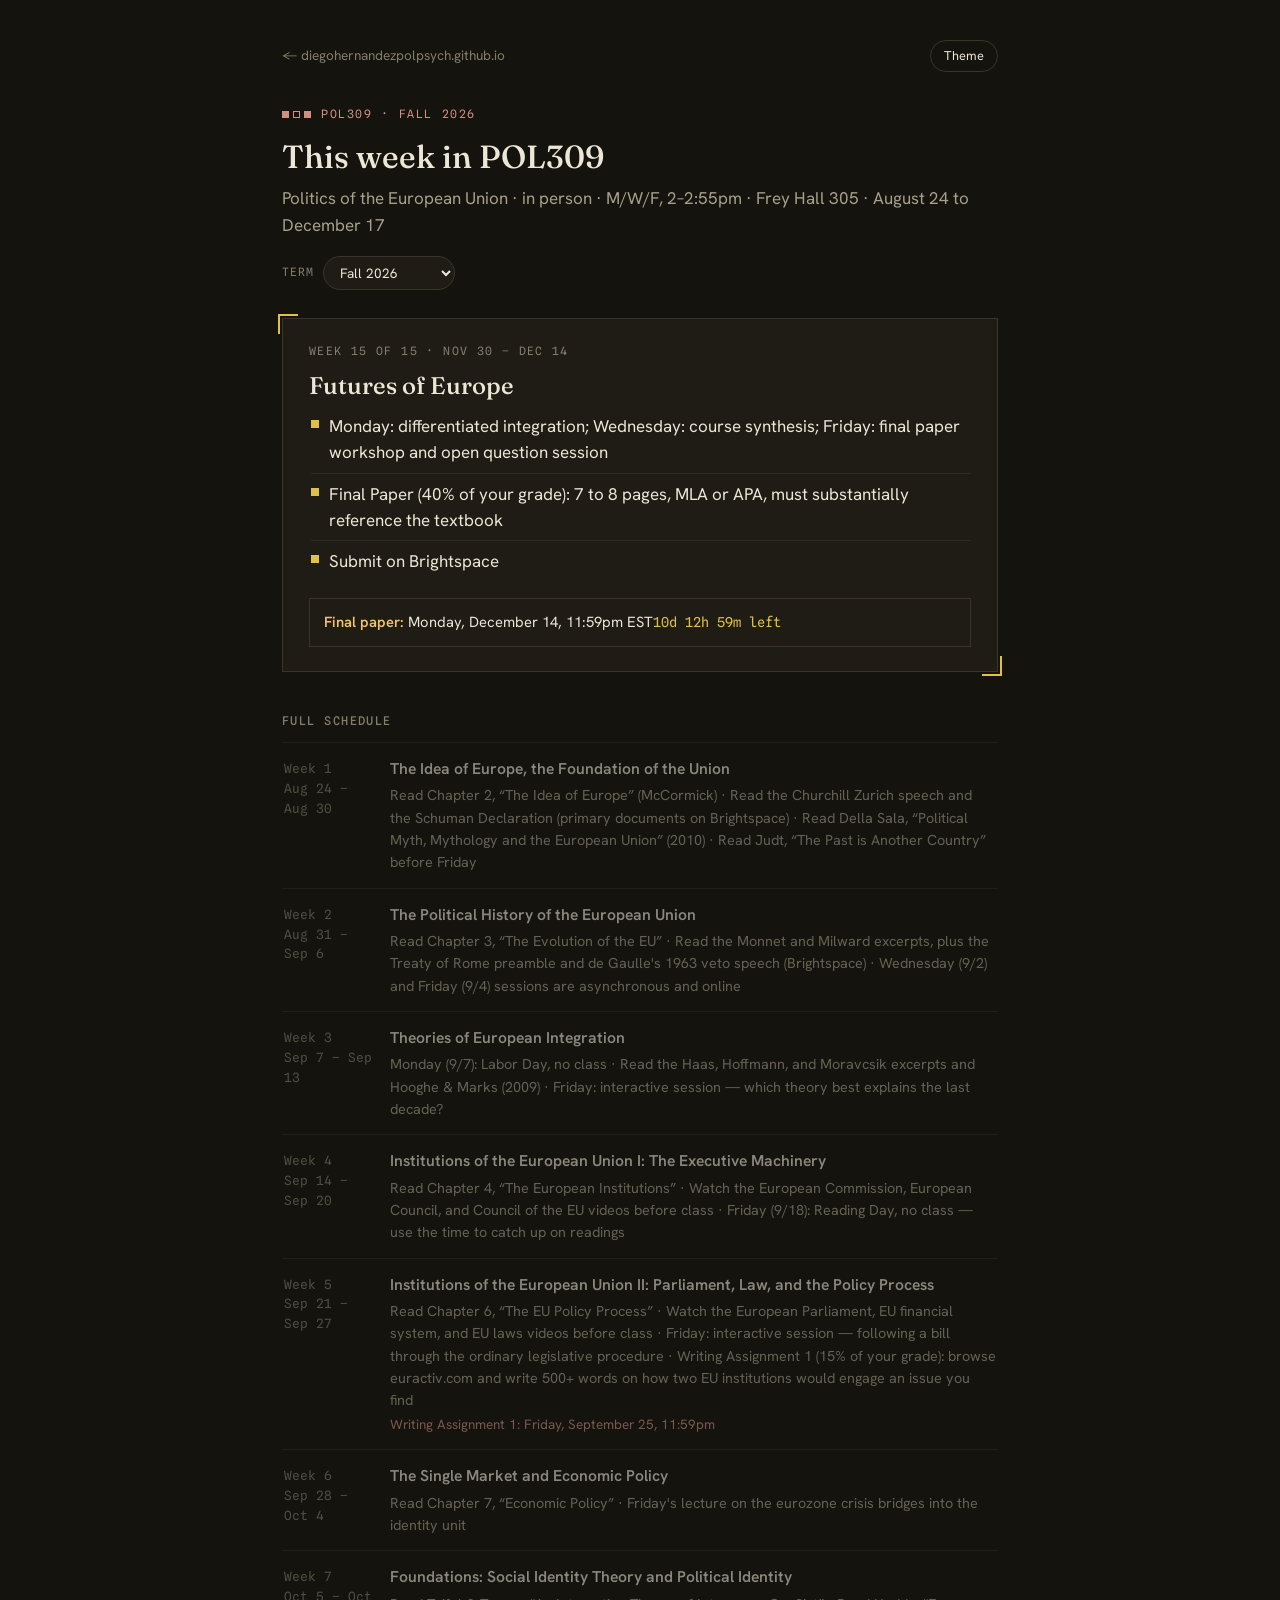
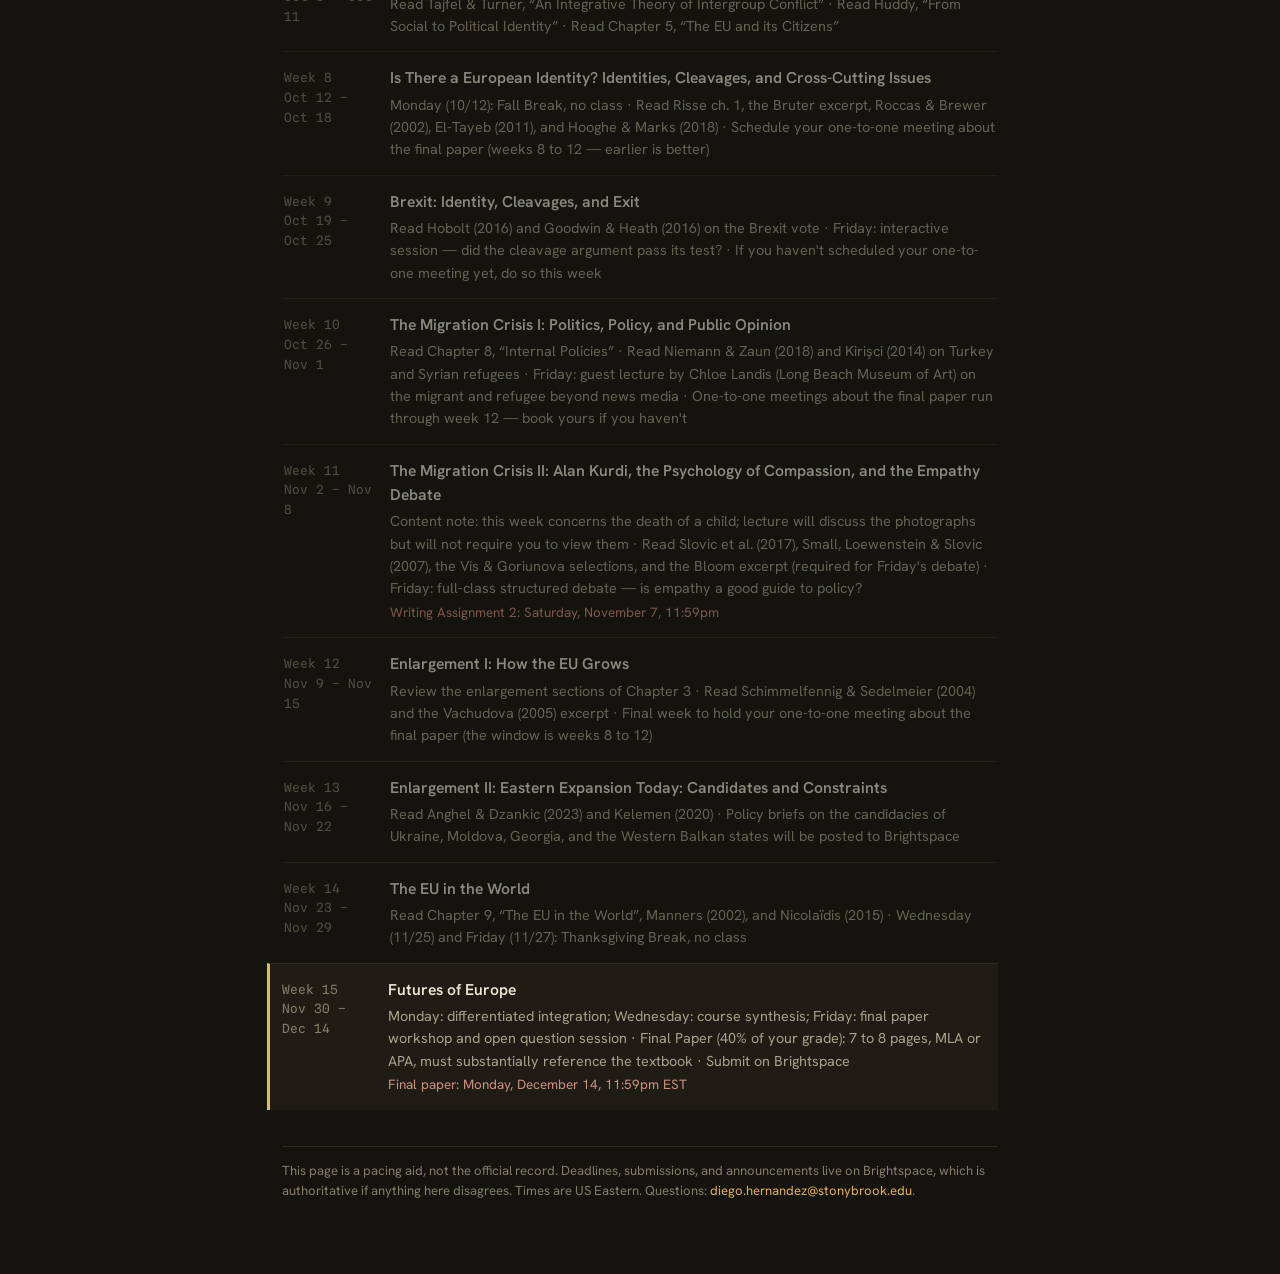
<file: pol309-tracker.html>
<!DOCTYPE html>
<html lang="en" data-theme="dark">
<head>
<meta charset="utf-8" />
<meta name="viewport" content="width=device-width, initial-scale=1" />
<title>POL309 · This Week</title>
<meta name="description" content="Week-by-week pacing tracker for POL309: Politics of the European Union." />
<link rel="icon" href="favicon.svg" />
<link rel="preconnect" href="https://fonts.googleapis.com" />
<link rel="preconnect" href="https://fonts.gstatic.com" crossorigin />
<link href="https://fonts.googleapis.com/css2?family=Fraunces:ital,opsz,wght@0,9..144,400;0,9..144,500;0,9..144,600;1,9..144,400&family=Hanken+Grotesk:wght@400;500;600;700&family=Spline+Sans+Mono:wght@400;500&display=swap" rel="stylesheet" />
<link rel="stylesheet" href="tokens.css" />

<!-- Apply the theme saved on the main site before paint, so the
     choice follows the visitor across pages with no flash. -->
<script>
  (function () {
    try {
      var saved = localStorage.getItem("theme");
      if (saved === "light" || saved === "dark") {
        document.documentElement.setAttribute("data-theme", saved);
      }
    } catch (e) {}
  })();
</script>

<style>
/* palette + fonts come from the shared tokens.css */
* { box-sizing: border-box; }
body {
  margin: 0; background: var(--bg); color: var(--ink);
  font-family: var(--font-body); font-size: 17px; line-height: 1.55;
  transition: background .4s var(--ease), color .4s var(--ease);
}
.wrap { max-width: 760px; margin: 0 auto; padding: 40px 22px 60px; }
.topline { display: flex; justify-content: space-between; align-items: center; gap: 12px; }
.back { color: var(--faint); text-decoration: none; font-size: .85rem; }
.back:hover { color: var(--accent); }
.theme-btn {
  background: transparent; border: 1px solid var(--line-strong); color: var(--ink);
  border-radius: 100px; padding: 5px 13px; cursor: pointer; font: inherit; font-size: .8rem;
}
.eyebrow {
  font-family: var(--font-mono); font-size: .72rem; letter-spacing: .14em; text-transform: uppercase;
  color: var(--rose); display: flex; align-items: center; gap: 10px; margin: 34px 0 8px;
}
.triad { display: inline-flex; gap: 4px; }
.triad span { width: 7px; height: 7px; background: var(--rose); }
.triad span:nth-child(2) { background: transparent; border: 1.5px solid var(--rose); }
h1 { font-family: var(--font-display); font-weight: 500; font-size: 2rem; margin: 0 0 4px; }
.sub { color: var(--muted); margin: 0 0 18px; }

.term-switch { display: flex; align-items: center; gap: 8px; margin: 0 0 28px; }
.term-switch label { font-family: var(--font-mono); font-size: .72rem; letter-spacing: .1em; text-transform: uppercase; color: var(--faint); }
.term-switch select {
  font: inherit; font-size: .85rem; color: var(--ink); background: var(--surface);
  border: 1px solid var(--line-strong); border-radius: 100px; padding: 6px 12px; cursor: pointer;
}

.unavailable {
  border: 1px solid var(--line-strong); background: var(--surface); padding: 26px 28px;
  position: relative; margin-top: 8px;
}
.unavailable::before, .unavailable::after { content: ""; position: absolute; width: 18px; height: 18px; border: 2px solid var(--gold); }
.unavailable::before { top: -5px; left: -5px; border-right: 0; border-bottom: 0; }
.unavailable::after { bottom: -5px; right: -5px; border-left: 0; border-top: 0; }
.unavailable h2 { font-family: var(--font-display); font-weight: 500; font-size: 1.3rem; margin: 0 0 10px; }
.unavailable p { color: var(--muted); margin: 0; }
.unavailable a { color: var(--accent); }

.now {
  border: 1px solid var(--line-strong); background: var(--surface); padding: 24px 26px;
  position: relative;
}
.now::before, .now::after {
  content: ""; position: absolute; width: 18px; height: 18px; border: 2px solid var(--gold);
}
.now::before { top: -5px; left: -5px; border-right: 0; border-bottom: 0; }
.now::after { bottom: -5px; right: -5px; border-left: 0; border-top: 0; }
.now .week-label { font-family: var(--font-mono); font-size: .72rem; letter-spacing: .12em; text-transform: uppercase; color: var(--faint); }
.now h2 { font-family: var(--font-display); font-weight: 500; font-size: 1.5rem; margin: 6px 0 2px; }
.now .dates { color: var(--faint); font-size: .88rem; margin: 0 0 14px; }
.tasks { margin: 0; padding: 0 0 0 2px; list-style: none; }
.tasks li { padding: 7px 0; border-top: 1px solid var(--line); display: flex; gap: 10px; }
.tasks li:first-child { border-top: 0; }
.tasks .sq { flex: none; width: 8px; height: 8px; margin-top: 7px; background: var(--gold); }
.deadline {
  margin-top: 16px; padding: 12px 14px; border: 1px solid var(--line-strong);
  display: flex; flex-wrap: wrap; gap: 8px 14px; align-items: baseline; font-size: .92rem;
}
.deadline b { color: var(--accent-strong); font-weight: 600; }
.count { font-family: var(--font-mono); font-size: .85rem; color: var(--gold); }
.cal-btn {
  display: inline-block; margin-top: 16px; padding: 9px 18px; border: 1px solid var(--gold);
  border-radius: 100px; color: var(--accent-strong); text-decoration: none; font-weight: 500; font-size: .92rem;
}
.cal-btn:hover { background: var(--gold); color: var(--bg); }
.all { margin-top: 40px; }
.all h3 { font-family: var(--font-mono); font-weight: 500; font-size: .75rem; letter-spacing: .12em; text-transform: uppercase; color: var(--faint); }
.wk { border-top: 1px solid var(--line); padding: 14px 2px; display: grid; grid-template-columns: 92px 1fr; gap: 14px; }
.wk.current { background: var(--surface); border-left: 3px solid var(--gold); padding-left: 12px; margin-left: -15px; }
.wk.past { opacity: .55; }
.wk .no { font-family: var(--font-mono); font-size: .8rem; color: var(--faint); padding-top: 2px; }
.wk h4 { margin: 0 0 3px; font-weight: 600; font-size: .98rem; }
.wk p { margin: 0; color: var(--muted); font-size: .9rem; }
.wk .due { color: var(--rose); font-size: .84rem; margin-top: 3px; }
.note { margin-top: 36px; color: var(--faint); font-size: .82rem; border-top: 1px solid var(--line); padding-top: 14px; }
.note a { color: var(--accent); text-decoration: none; }

/* texts reveal (transitions.dev): the "this week" card's lines rise
   in with a 40ms stagger on first paint. Only the first render gets
   the line classes; the 60s refresh re-renders without them. */
.t-stagger-line {
  display: block;
  opacity: 0;
  transform: translateY(var(--stagger-distance));
  filter: blur(var(--stagger-blur));
  transition:
    opacity   var(--stagger-dur) var(--stagger-ease),
    transform var(--stagger-dur) var(--stagger-ease),
    filter    var(--stagger-dur) var(--stagger-ease);
  will-change: transform, opacity, filter;
}
.t-stagger-line--2 { transition-delay: var(--stagger-stagger); }
.t-stagger-line--3 { transition-delay: calc(var(--stagger-stagger) * 2); }
.t-stagger-line--4 { transition-delay: calc(var(--stagger-stagger) * 3); }
.t-stagger-line--5 { transition-delay: calc(var(--stagger-stagger) * 4); }
.t-stagger-line--6 { transition-delay: calc(var(--stagger-stagger) * 5); }
.t-stagger.is-shown .t-stagger-line {
  opacity: 1;
  transform: translateY(0);
  filter: blur(0);
}

@media (prefers-reduced-motion: reduce) {
  .t-stagger-line { transition: none !important; }
  body { transition: none !important; }
}
</style>
</head>
<body>
<div class="wrap">
  <div class="topline">
    <a class="back" href="index.html#teaching" id="backLink">&larr; diegohernandezpolpsych.github.io</a>
    <button class="theme-btn" id="themeBtn" type="button">Theme</button>
  </div>

  <p class="eyebrow"><span class="triad"><span></span><span></span><span></span></span> <span id="eyebrowTerm">POL309</span></p>
  <h1>This week in POL309</h1>
  <p class="sub" id="subLine">Politics of the European Union</p>

  <div class="term-switch">
    <label for="termPicker">Term</label>
    <select id="termPicker"></select>
  </div>

  <div id="content"></div>

  <p class="note">
    This page is a pacing aid, not the official record. Deadlines, submissions, and announcements
    live on Brightspace, which is authoritative if anything here disagrees. Times are US Eastern.
    Questions: <a href="mailto:diego.hernandez@stonybrook.edu" id="noteEmail">diego.hernandez@stonybrook.edu</a>.
  </p>
</div>

<script src="pol309-common.js"></script>
<script>
(function () {
  var content = document.getElementById("content");
  var eyebrowTerm = document.getElementById("eyebrowTerm");
  var subLine = document.getElementById("subLine");
  var backLink = document.getElementById("backLink");
  var termPicker = document.getElementById("termPicker");
  var EMAIL = "diego.hernandez@stonybrook.edu";
  /* renderSchedule() starts a 60s refresh loop; without tracking and
     clearing it here, switching terms would leave the old term's loop
     running and it would overwrite the live #weeks / #now nodes (found
     fresh by getElementById each tick) with stale data a minute later */
  var scheduleTimer = null;

  function esc(s) { return String(s).replace(/[&<>"]/g, function (c) {
    return { "&": "&amp;", "<": "&lt;", ">": "&gt;", '"': "&quot;" }[c]; }); }

  /* week boundaries are calendar dates ("Aug 24"), not moments — format
     them from the ISO string's literal Y-M-D so they read the same
     regardless of the visitor's local timezone (a visitor west of
     Eastern would otherwise see "-04:00 midnight" roll back a day) */
  function fmtDate(iso, opts) {
    var m = /^(\d{4})-(\d{2})-(\d{2})/.exec(iso);
    if (!m) return "";
    var d = new Date(Date.UTC(+m[1], +m[2] - 1, +m[3]));
    var o = { timeZone: "UTC" };
    for (var k in opts) o[k] = opts[k];
    return d.toLocaleDateString("en-US", o);
  }

  function fmtRange(w) {
    var opts = { month: "short", day: "numeric" };
    return fmtDate(w.start, opts) + " – " + fmtDate(w.end, opts);
  }

  function countdown(target) {
    var ms = target - new Date();
    if (ms <= 0) return null;
    var d = Math.floor(ms / 86400000);
    var h = Math.floor((ms % 86400000) / 3600000);
    var m = Math.floor((ms % 3600000) / 60000);
    return (d ? d + "d " : "") + h + "h " + m + "m left";
  }

  function nextDeadline(weeks, now) {
    for (var i = 0; i < weeks.length; i++) {
      var dl = weeks[i].deadline;
      if (dl && dl.when && new Date(dl.when) > now) return { week: weeks[i].n, dl: dl };
    }
    return null;
  }

  function currentWeek(weeks, now) {
    for (var i = 0; i < weeks.length; i++)
      if (now >= new Date(weeks[i].start) && now <= new Date(weeks[i].end)) return weeks[i];
    return null;
  }

  /* flattened CMS week shape -> internal shape */
  function fromCms(weeks) {
    return weeks.map(function (w, i) {
      return {
        n: +w.n || (i + 1),
        title: w.title || "",
        start: w.start, end: w.end,
        tasks: Array.isArray(w.tasks) ? w.tasks : [],
        deadline: (w.deadlineLabel || w.deadlineText) ? {
          label: w.deadlineLabel || "Deadline",
          when: w.deadlineWhen || null,
          text: w.deadlineText || ""
        } : null,
        calendly: !!w.calendly
      };
    });
  }

  function renderUnavailable(term) {
    content.innerHTML =
      '<div class="unavailable"><h2>No schedule for ' + esc(term.label) + ' yet</h2>' +
      "<p>The syllabus for this term hasn't been posted, so there's no week-by-week pacing to show. " +
      'Email <a href="mailto:' + EMAIL + '">' + EMAIL + '</a> with any questions.</p></div>';
  }

  function renderSchedule(term) {
    var WEEKS = fromCms(term.weeks);
    var CAL = term.calendly || "";
    var COURSE_START = new Date(WEEKS[0].start);
    var COURSE_END = new Date(WEEKS[WEEKS.length - 1].end);

    content.innerHTML =
      '<div class="now t-stagger" id="now"></div>' +
      '<div class="all"><h3>Full schedule</h3><div id="weeks"></div></div>';

    var box = document.getElementById("now");

    function render() {
      var now = new Date();
      var html = "";

      if (now < COURSE_START) {
        var days = Math.ceil((COURSE_START - now) / 86400000);
        html = '<span class="week-label">Before the course</span>' +
          "<h2>POL309 starts " + (days === 1 ? "tomorrow" : "in " + days + " days") + "</h2>" +
          '<p class="dates">First week begins ' + fmtDate(WEEKS[0].start, { weekday: "long", month: "long", day: "numeric" }) + "</p>";
      } else if (now > COURSE_END) {
        html = '<span class="week-label">After the course</span>' +
          "<h2>" + esc(term.label) + " has ended</h2>" +
          '<p class="dates">Grades: expect about a week from each deadline to your grade</p>';
      } else {
        var w = currentWeek(WEEKS, now) || WEEKS[WEEKS.length - 1];
        html = '<span class="week-label">Week ' + w.n + " of " + WEEKS.length + " &middot; " + fmtRange(w) + "</span>" +
          "<h2>" + esc(w.title) + "</h2>" +
          '<ul class="tasks">' + w.tasks.map(function (t) {
            return '<li><span class="sq"></span><span>' + esc(t) + "</span></li>";
          }).join("") + "</ul>";
        if (w.deadline) {
          var c = w.deadline.when ? countdown(new Date(w.deadline.when)) : null;
          html += '<div class="deadline"><span><b>' + esc(w.deadline.label) + ":</b> " + esc(w.deadline.text) + "</span>" +
            (c ? '<span class="count">' + c + "</span>" : "") + "</div>";
        } else {
          var nd = nextDeadline(WEEKS, now);
          if (nd) html += '<div class="deadline"><span>No deadline this week. Next up: <b>' +
            esc(nd.dl.label) + "</b>, " + esc(nd.dl.text) + "</span></div>";
        }
        if (w.calendly && CAL) html += '<a class="cal-btn" href="' + esc(CAL) + '" target="_blank" rel="noopener">Book your one-to-one meeting</a>';
      }
      box.innerHTML = html;

      if (!box.dataset.revealed) {
        box.dataset.revealed = "1";
        Array.prototype.forEach.call(box.children, function (el, i) {
          el.classList.add("t-stagger-line", "t-stagger-line--" + Math.min(i + 1, 6));
        });
        requestAnimationFrame(function () {
          requestAnimationFrame(function () { box.classList.add("is-shown"); });
        });
        setTimeout(function () { box.classList.add("is-shown"); }, 800);
      }

      document.getElementById("weeks").innerHTML = WEEKS.map(function (w) {
        var state = now > new Date(w.end) ? "past" : (now >= new Date(w.start) ? "current" : "");
        return '<div class="wk ' + state + '"><div class="no">Week ' + w.n + "<br>" + fmtRange(w) + "</div>" +
          "<div><h4>" + esc(w.title) + "</h4><p>" + w.tasks.map(esc).join(" &middot; ") + "</p>" +
          (w.deadline ? '<p class="due">' + esc(w.deadline.label) + ": " + esc(w.deadline.text) + "</p>" : "") +
          "</div></div>";
      }).join("");
    }

    render();
    scheduleTimer = setInterval(render, 60000);
  }

  function showTerm(term) {
    if (scheduleTimer) { clearInterval(scheduleTimer); scheduleTimer = null; }
    eyebrowTerm.textContent = "POL309 · " + term.label;
    subLine.textContent = "Politics of the European Union" + (term.meetingInfo ? " · " + term.meetingInfo : "");
    backLink.setAttribute("href", "index.html?term=" + encodeURIComponent(term.id) + "#teaching");
    document.title = "POL309 · This Week · " + term.label;
    if (term.weeks && term.weeks.length) renderSchedule(term);
    else renderUnavailable(term);
  }

  POL309.fetchContent().then(function (c) {
    var terms = (c && c.pol309 && Array.isArray(c.pol309.terms)) ? c.pol309.terms : [];
    if (!terms.length) {
      content.innerHTML = '<div class="unavailable"><h2>Schedule unavailable</h2><p>Could not load the term data. Email <a href="mailto:' + EMAIL + '">' + EMAIL + "</a> with any questions.</p></div>";
      return;
    }
    termPicker.innerHTML = terms.map(function (t) {
      return '<option value="' + esc(t.id) + '">' + esc(t.label) + "</option>";
    }).join("");

    var current = POL309.pickTerm(terms, { queryTerm: POL309.queryTerm() });
    termPicker.value = current.id;
    showTerm(current);

    termPicker.addEventListener("change", function () {
      var term = terms.filter(function (t) { return t.id === termPicker.value; })[0];
      if (!term) return;
      var url = new URL(location.href);
      url.searchParams.set("term", term.id);
      history.replaceState(null, "", url);
      showTerm(term);
    });
  });

  document.getElementById("themeBtn").onclick = function () {
    var r = document.documentElement;
    var next = r.getAttribute("data-theme") === "dark" ? "light" : "dark";
    r.setAttribute("data-theme", next);
    try { localStorage.setItem("theme", next); } catch (e) {}
  };
})();
</script>
</body>
</html>
</file>
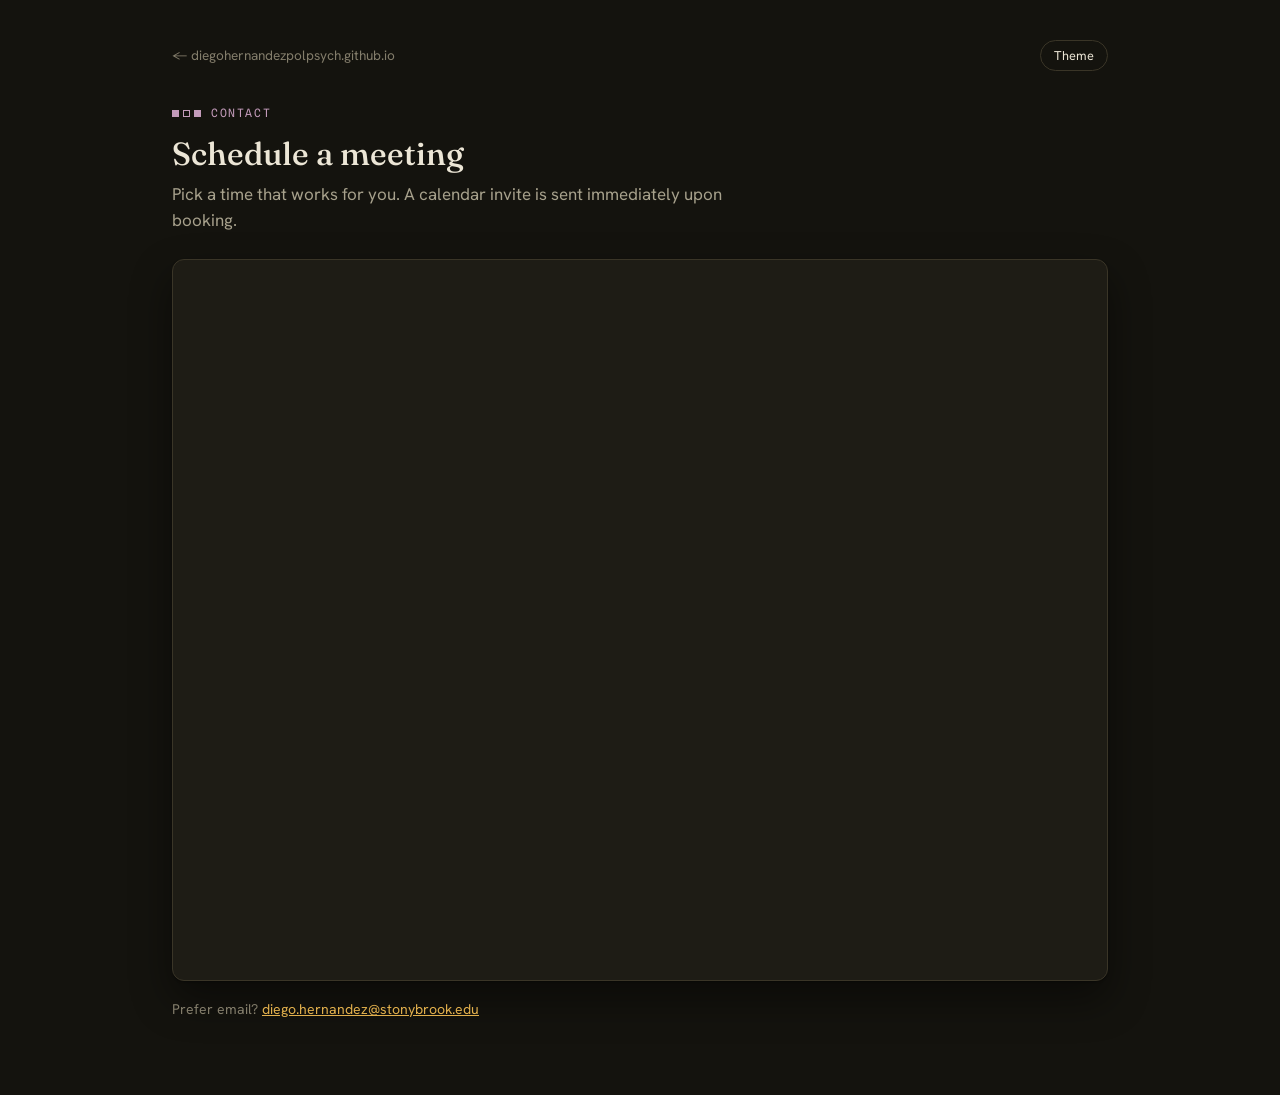
<file: schedule.html>
<!DOCTYPE html>
<html lang="en" data-theme="dark">
<head>
<meta charset="utf-8" />
<meta name="viewport" content="width=device-width, initial-scale=1" />
<title>Schedule a Meeting · Diego Hernandez</title>
<meta name="description" content="Book office hours or a meeting with Diego Hernandez." />
<link rel="icon" href="favicon.svg" />
<link rel="preconnect" href="https://fonts.googleapis.com" />
<link rel="preconnect" href="https://fonts.gstatic.com" crossorigin />
<link href="https://fonts.googleapis.com/css2?family=Fraunces:ital,opsz,wght@0,9..144,400;0,9..144,500;0,9..144,600;1,9..144,400&family=Hanken+Grotesk:wght@400;500;600;700&family=Spline+Sans+Mono:wght@400;500&display=swap" rel="stylesheet" />
<link rel="stylesheet" href="tokens.css" />

<script>
  (function () {
    try {
      var saved = localStorage.getItem("theme");
      if (saved === "light" || saved === "dark") {
        document.documentElement.setAttribute("data-theme", saved);
      }
    } catch (e) {}
  })();
</script>

<style>
* { box-sizing: border-box; }
body {
  margin: 0; background: var(--bg); color: var(--ink);
  font-family: var(--font-body); font-size: 17px; line-height: 1.5;
  transition: background .4s var(--ease), color .4s var(--ease);
}
.wrap { max-width: 980px; margin: 0 auto; padding: 40px 22px 60px; }
.topline { display: flex; justify-content: space-between; align-items: center; }
.back { color: var(--faint); text-decoration: none; font-size: .85rem; }
.back:hover { color: var(--accent); }
.theme-btn { background: transparent; border: 1px solid var(--line-strong); color: var(--ink); border-radius: 100px; padding: 5px 13px; cursor: pointer; font: inherit; font-size: .8rem; }
.eyebrow { font-family: var(--font-mono); font-size: .72rem; letter-spacing: .14em; text-transform: uppercase; color: var(--plum); display: flex; align-items: center; gap: 10px; margin: 34px 0 8px; }
.triad { display: inline-flex; gap: 4px; }
.triad span { width: 7px; height: 7px; background: var(--plum); }
.triad span:nth-child(2) { background: transparent; border: 1.5px solid var(--plum); }
h1 { font-family: var(--font-display); font-weight: 500; font-size: 2rem; margin: 0 0 4px; }
.sub { color: var(--muted); margin: 0 0 26px; max-width: 60ch; }
.frame {
  border: 1px solid var(--line-strong); border-radius: 12px;
  background: var(--surface); box-shadow: var(--shadow); overflow: hidden;
}
.frame iframe { display: block; width: 100%; height: 720px; border: 0; }
.fallback { padding: 40px 28px; color: var(--muted); }
.fallback a { color: var(--accent); }
.alt { margin-top: 18px; color: var(--faint); font-size: .88rem; }
.alt a { color: var(--accent); }
@media (max-width: 640px) { .frame iframe { height: 780px; } }
</style>
</head>
<body>
<div class="wrap">
  <div class="topline">
    <a class="back" href="index.html#contact">&larr; diegohernandezpolpsych.github.io</a>
    <button class="theme-btn" id="themeBtn" type="button">Theme</button>
  </div>

  <p class="eyebrow"><span class="triad"><span></span><span></span><span></span></span> Contact</p>
  <h1>Schedule a meeting</h1>
  <p class="sub">Pick a time that works for you. A calendar invite is sent immediately upon booking.</p>

  <div class="frame" id="frame">
    <div class="fallback" id="fallback" hidden>
      Online booking is not live yet. Please <a href="mailto:diego.hernandez@stonybrook.edu">email me</a> to set up a time.
    </div>
  </div>

  <p class="alt">Prefer email? <a href="mailto:diego.hernandez@stonybrook.edu">diego.hernandez@stonybrook.edu</a></p>
</div>

<script>
  /* EDIT: the one place the booking link lives. Set to your Cal.diy
     page once it is deployed, e.g. "https://cal.example.com/diego". */
  var BOOKING_URL = "https://cal-diy-gray.vercel.app/diego/custom-duration-meeting";

  var root = document.documentElement;
  var frame = document.getElementById("frame");

  function currentTheme() { return root.getAttribute("data-theme") === "light" ? "light" : "dark"; }

  function mountFrame() {
    var old = frame.querySelector("iframe");
    if (!BOOKING_URL) { document.getElementById("fallback").hidden = false; return; }
    var f = document.createElement("iframe");
    f.title = "Booking calendar";
    f.loading = "lazy";
    f.src = BOOKING_URL + (BOOKING_URL.indexOf("?") > -1 ? "&" : "?") + "theme=" + currentTheme();
    if (old) old.replaceWith(f); else frame.appendChild(f);
  }

  document.getElementById("themeBtn").onclick = function () {
    var next = currentTheme() === "dark" ? "light" : "dark";
    root.setAttribute("data-theme", next);
    try { localStorage.setItem("theme", next); } catch (e) {}
    mountFrame();
  };

  mountFrame();
</script>
</body>
</html>
</file>
<file: tokens.css>
/* =========================================================
   TOKENS — one shared palette, type stack, and motion scale
   for index.html, cv-builder.html, and the POL309 pages.
   Light values live on :root so pages without a data-theme
   attribute (the CV Builder) resolve to the light palette;
   dark overrides under [data-theme="dark"].
========================================================= */
:root {
  --font-display: "Fraunces", Georgia, "Times New Roman", serif;
  --font-body: "Hanken Grotesk", system-ui, -apple-system, sans-serif;
  --font-mono: "Spline Sans Mono", ui-monospace, "SFMono-Regular", monospace;

  --ease: cubic-bezier(0.22, 1, 0.36, 1);

  /* palette — light */
  --bg: oklch(0.979 0.007 88.642);
  --bg-tint: oklch(0.952 0.016 91.553);
  --surface: oklch(0.997 0.004 91.445);
  --ink: oklch(0.239 0.013 93.936);
  --muted: oklch(0.504 0.027 90.887);
  --faint: oklch(0.552 0.029 92.555);
  --line: oklch(0.904 0.025 89.221);
  --line-strong: oklch(0.849 0.035 90.532);
  --accent: oklch(0.526 0.1 82.023);          /* links + interactive */
  --accent-strong: oklch(0.447 0.084 81.238);
  --gold: oklch(0.705 0.135 87.98);            /* signature mark */
  --teal: oklch(0.388 0.036 176.839);         /* secondary accent */
  --rose: oklch(0.544 0.092 34.321);          /* teaching */
  --lapis: oklch(0.46 0.062 253.248);         /* cv */
  --plum: oklch(0.493 0.069 336.066);         /* contact */
  --shadow: 0 1px 2px oklch(0.253 0.033 92.369 / .04), 0 12px 32px oklch(0.253 0.033 92.369 / .05);

  /* ── Motion tokens — transitions.dev shared scale ── */
  /* Durations */
  --duration-stagger: 40ms;   /* per-item stagger offset */
  --duration-micro: 80ms;     /* tooltip/path delay, shake segment, large stagger */
  --duration-quick: 150ms;    /* modal/dropdown close, text swap, tooltip appear */
  --duration-fast: 250ms;     /* icon swap, dropdown/modal open, tabs sliding, page slide */
  --duration-medium: 350ms;   /* panel close, toast close */
  --duration-slow: 400ms;     /* panel open, skeleton content reveal, input clear */
  --duration-very-slow: 500ms;/* emphasis moments, badge appear, text reveal, success check */
  /* Easings */
  --ease-smooth-out: cubic-bezier(0.22, 1, 0.36, 1);
  --ease-in-out: ease-in-out;
  --ease-out: ease-out;
  --ease-linear: linear;
  --ease-bounce: cubic-bezier(0.34, 1.36, 0.64, 1);
  --ease-bounce-strong: cubic-bezier(0.34, 3.85, 0.64, 1);
  /* Distances */
  --distance-micro: 4px;
  --distance-small: 6px;
  --distance-base: 8px;
  --distance-medium: 12px;
  --distance-large: 30px;
  /* Scales */
  --scale-large: 0.96;
  --scale-medium: 0.97;
  --scale-small: 0.98;
  --scale-tiny: 0.99;
  /* Blur */
  --blur-small: 2px;
  --blur-medium: 3px;
  --blur-large: 8px;

  /* Text states swap */
  --text-swap-dur: 150ms;
  --text-swap-translate-y: 4px;
  --text-swap-blur: 2px;
  --text-swap-ease: ease-in-out;
  /* Tabs sliding */
  --tabs-dur: 250ms;
  --tabs-ease: cubic-bezier(0.22, 1, 0.36, 1);
  /* Modal open / close */
  --modal-open-dur: 250ms;
  --modal-close-dur: 150ms;
  --modal-scale: 0.96;
  --modal-scale-close: 0.96;
  --modal-ease: cubic-bezier(0.22, 1, 0.36, 1);
  /* Number pop-in */
  --digit-dur: 500ms;
  --digit-distance: 8px;
  --digit-stagger: 70ms;
  --digit-blur: 2px;
  --digit-ease: cubic-bezier(0.34, 1.45, 0.64, 1);
  --digit-dir-x: 0;
  --digit-dir-y: 1;
  /* Error state shake */
  --shake-distance: 6px;
  --shake-overshoot: 4px;
  --shake-dur-a: 80ms;
  --shake-dur-b: 60ms;
  --shake-ease: cubic-bezier(0.22, 1, 0.36, 1);
  --revert-hold: 3000ms;
  --revert-dur: 280ms;
  /* Accordion expand */
  --acc-expand: 250ms;
  --acc-collapse: 250ms;
  --acc-chevron: 250ms;
  --acc-ease: cubic-bezier(0.22, 1, 0.36, 1);
  /* Texts reveal */
  --stagger-dur: 500ms;
  --stagger-distance: 12px;
  --stagger-stagger: 40ms;
  --stagger-blur: 3px;
  --stagger-ease: cubic-bezier(0.22, 1, 0.36, 1);
  /* Success check */
  --check-opacity-dur: 500ms;
  --check-rotate-dur: 500ms;
  --check-rotate-from: 80deg;
  --check-bob-dur: 500ms;
  --check-y-amount: 40px;
  --check-blur-dur: 500ms;
  --check-blur-from: 10px;
  --check-path-dur: 500ms;
  --check-path-delay: 80ms;
  --check-ease-out: cubic-bezier(0.22, 1, 0.36, 1);
  --check-ease-opacity: cubic-bezier(0.22, 1, 0.36, 1);
  --check-ease-rotate: cubic-bezier(0.22, 1, 0.36, 1);
  --check-ease-bob: cubic-bezier(0.34, 1.35, 0.64, 1);
  --check-ease-path: cubic-bezier(0.22, 1, 0.36, 1);
}

:root[data-theme="dark"] {
  --bg: oklch(0.186 0.01 97.891);
  --bg-tint: oklch(0.214 0.012 91.771);
  --surface: oklch(0.226 0.013 93.957);
  --ink: oklch(0.925 0.022 89.798);
  --muted: oklch(0.708 0.03 93.856);
  --faint: oklch(0.59 0.027 91.736);
  --line: oklch(0.285 0.018 93.32);
  --line-strong: oklch(0.33 0.024 90.724);
  --accent: oklch(0.785 0.129 82.023);
  --accent-strong: oklch(0.842 0.12 81.238);
  --gold: oklch(0.814 0.139 93.786);
  --teal: oklch(0.735 0.06 173.532);
  --rose: oklch(0.711 0.081 34.819);
  --lapis: oklch(0.716 0.06 254.207);
  --plum: oklch(0.736 0.063 334.227);
  --shadow: 0 1px 2px oklch(0 0 0 / .3), 0 18px 40px oklch(0 0 0 / .45);
}
</file>
